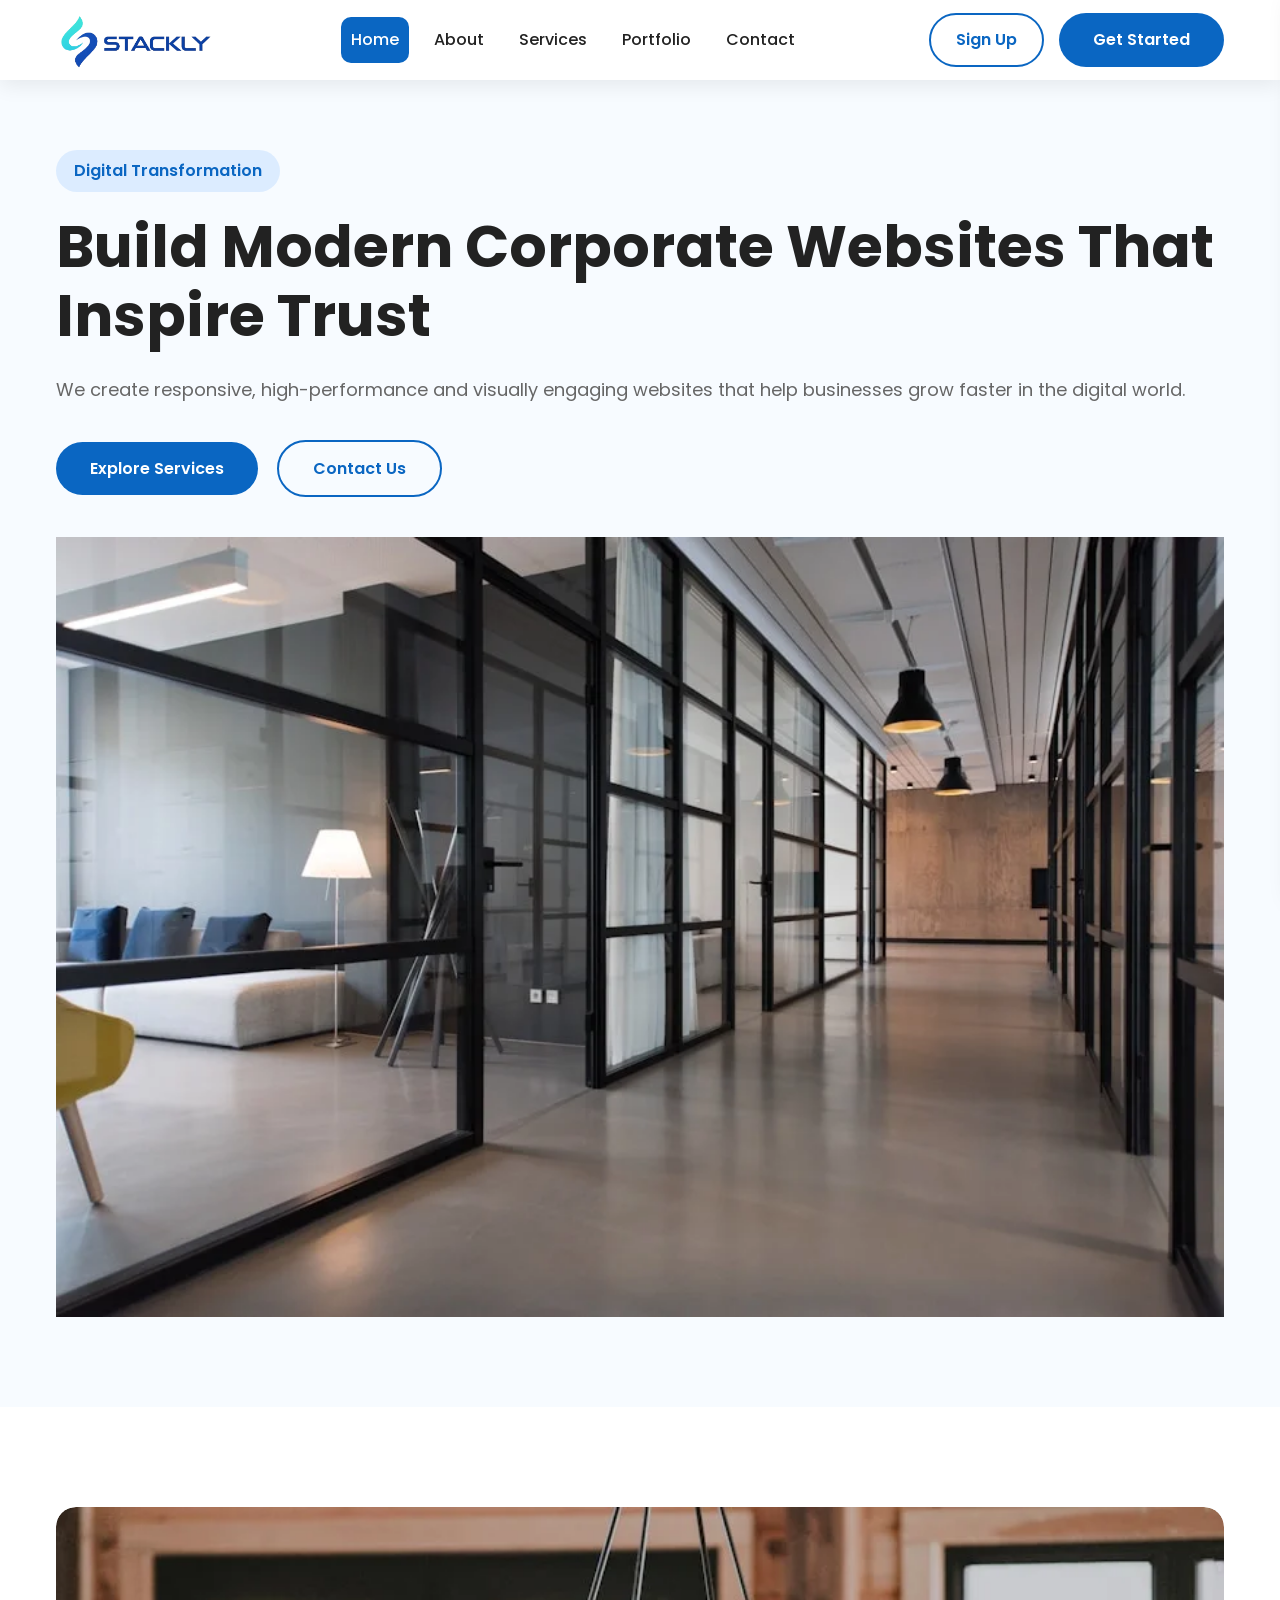
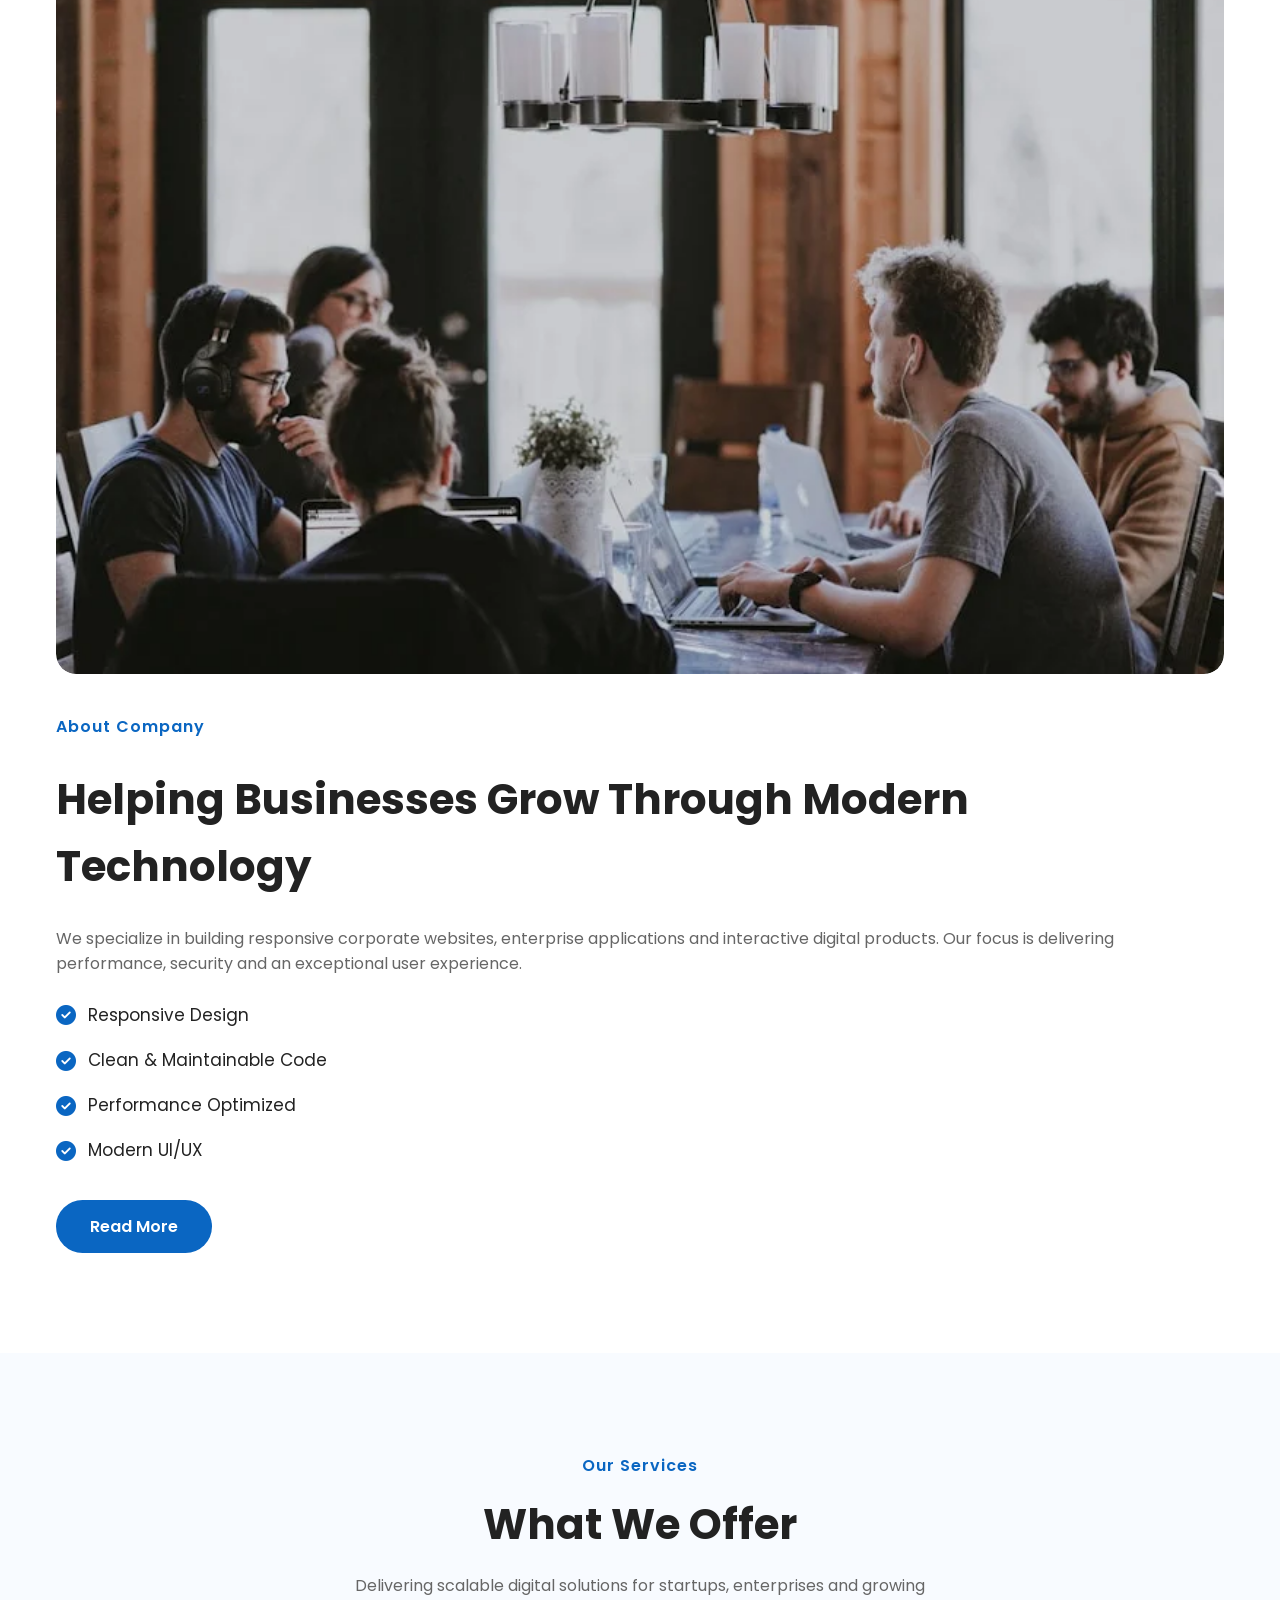
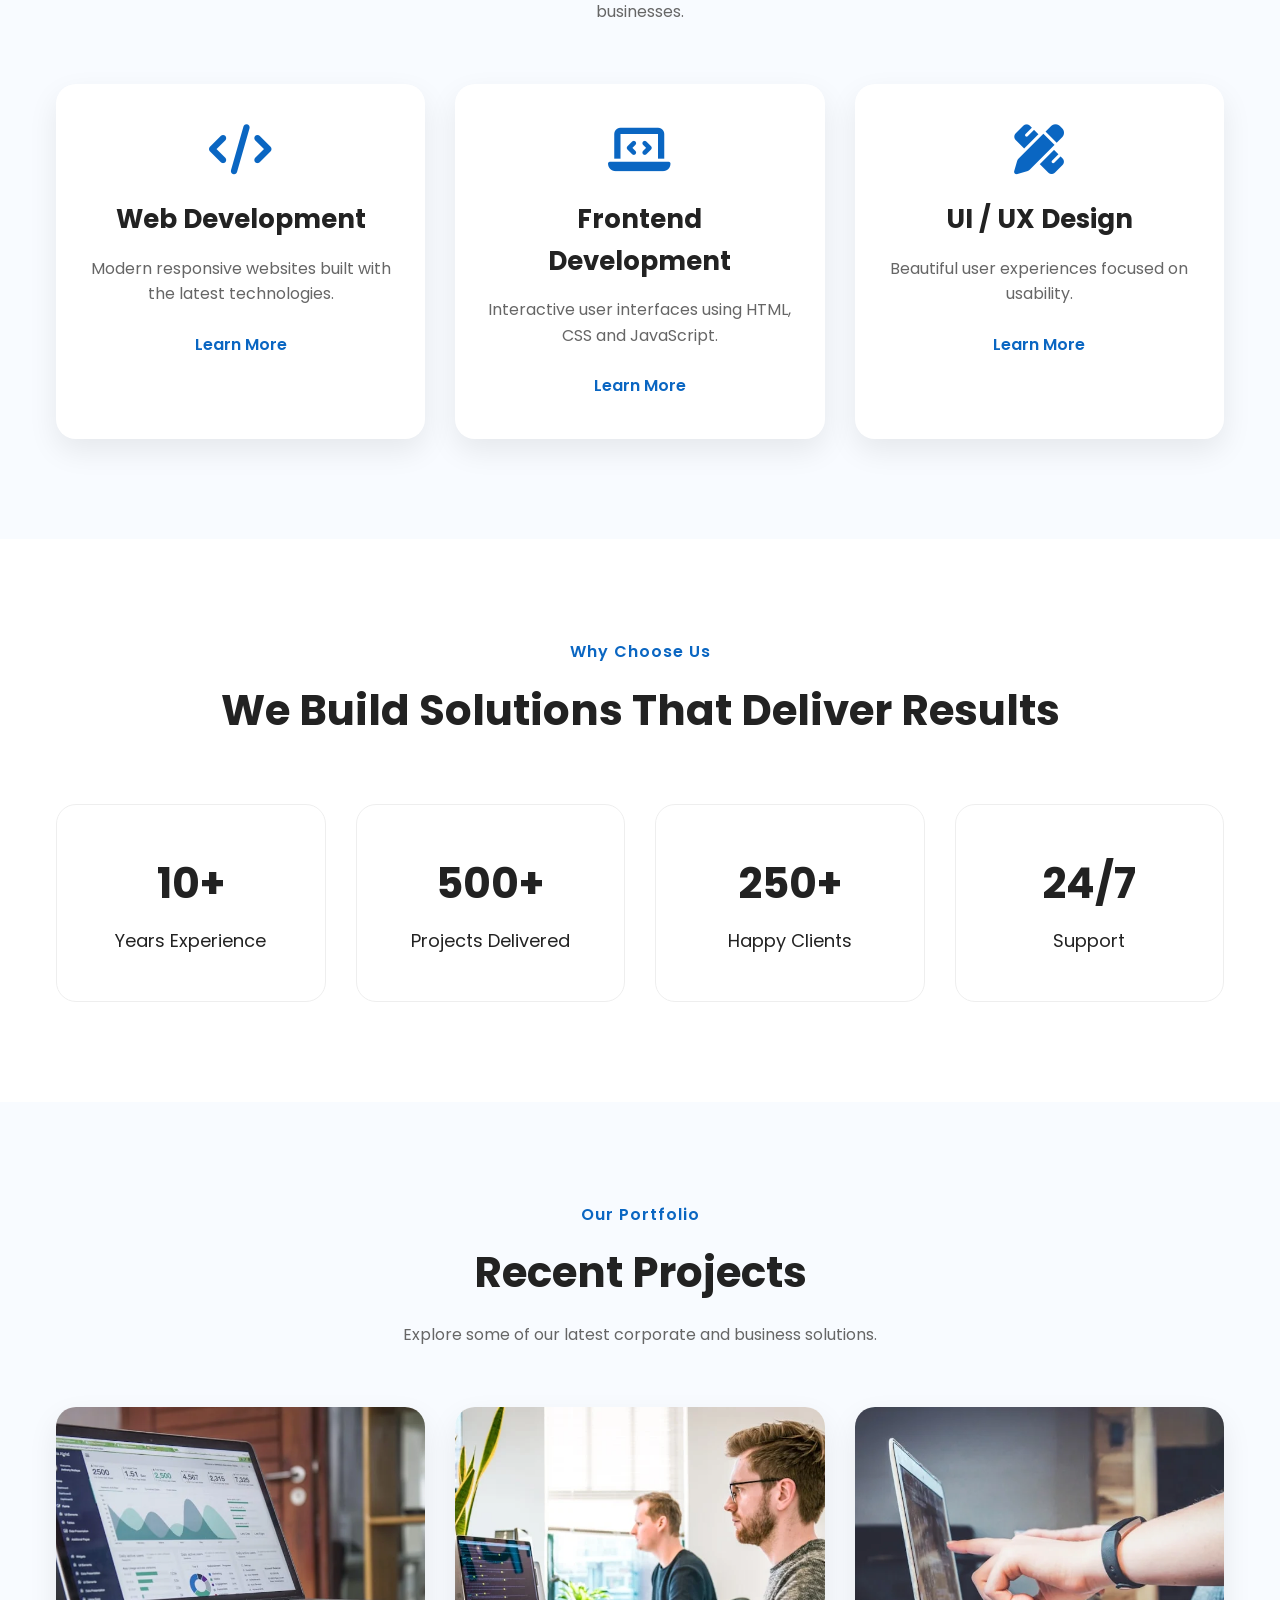
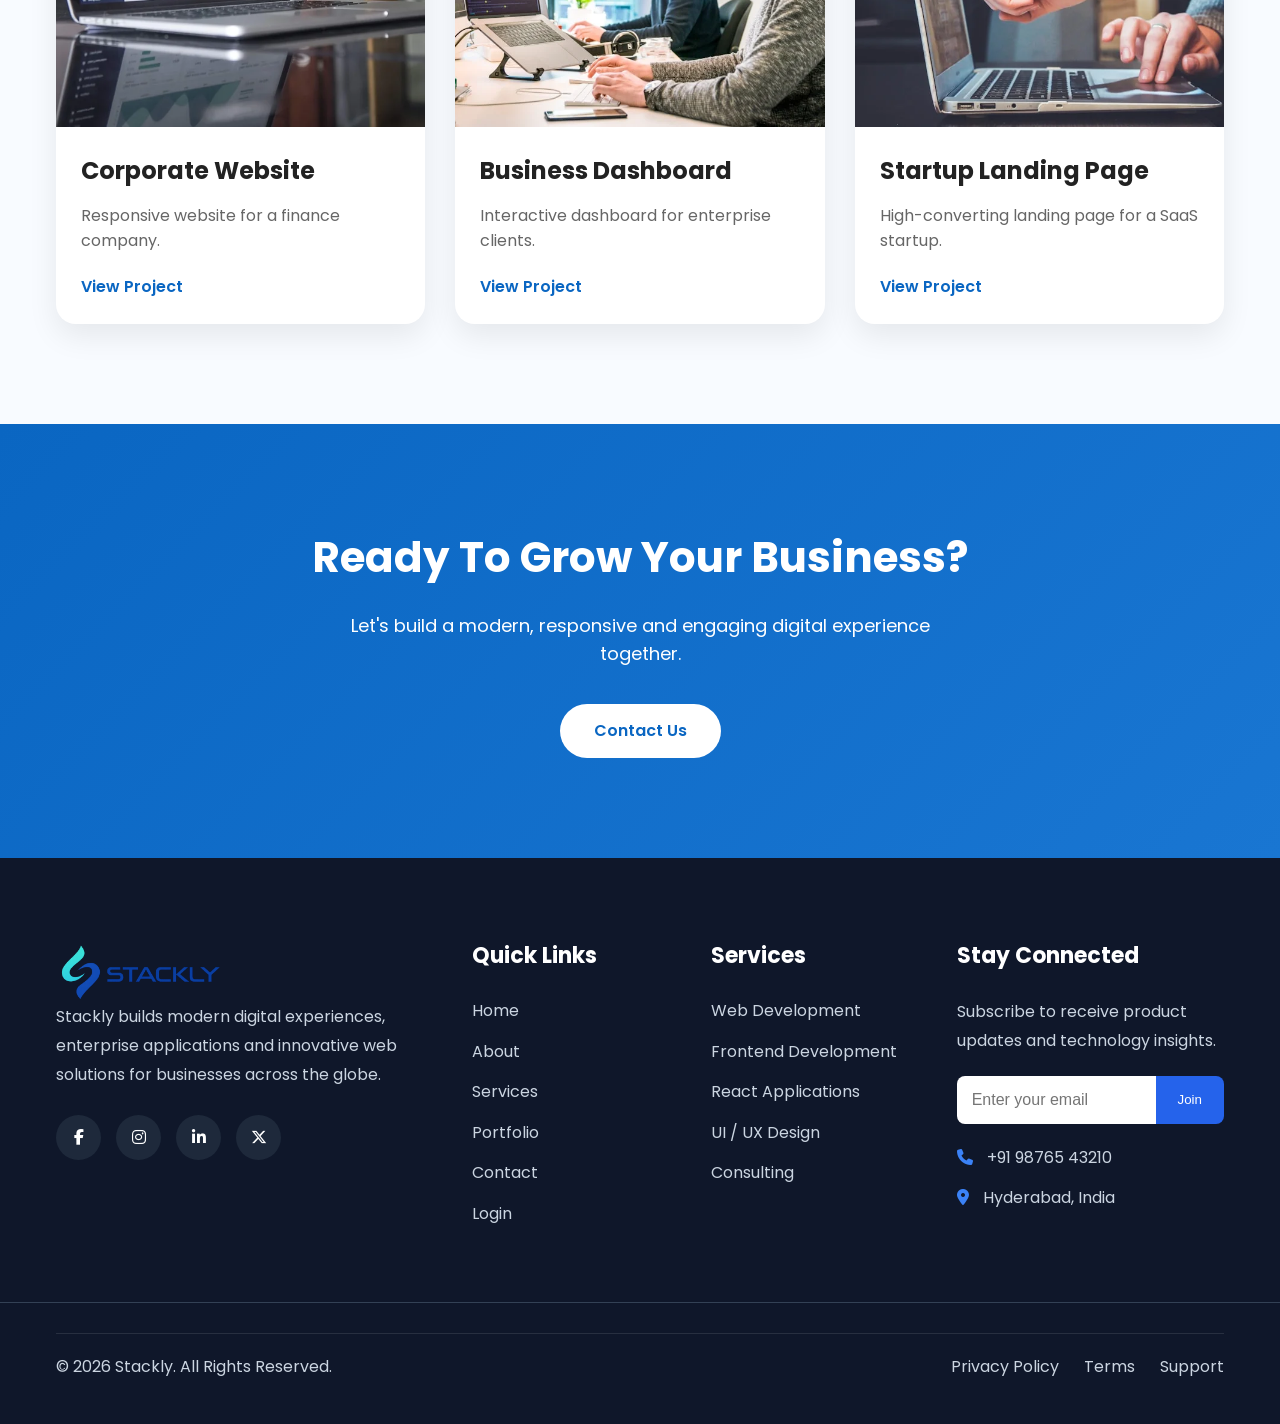
<file: index.html>
<!doctype html>
<html lang="en">
  <head>
    <meta charset="UTF-8" />
    <meta name="viewport" content="width=device-width, initial-scale=1.0" />

    <title>Stackly | Corporate Digital Solutions</title>

    <meta
      name="description"
      content="Modern corporate website providing web development, UI/UX design and digital transformation services."
    />

    <meta
      name="keywords"
      content="Corporate, HTML5, CSS3, JavaScript, Frontend, Stackly"
    />

    <!-- Google Fonts -->
    <link
      href="https://fonts.googleapis.com/css2?family=Poppins:wght@300;400;500;600;700&display=swap"
      rel="stylesheet"
    />

    <!-- Font Awesome -->
    <link
      rel="stylesheet"
      href="https://cdnjs.cloudflare.com/ajax/libs/font-awesome/6.7.2/css/all.min.css"
    />

    <!-- AOS -->
    <link href="https://unpkg.com/aos@2.3.4/dist/aos.css" rel="stylesheet" />

    <!-- CSS -->
    <link rel="stylesheet" href="css/style.css" />
  </head>

  <body>
    <!-- ================= HEADER ================= -->

    <header class="header">
      <div class="container navbar">
        <div class="logo">
          <a href="index.html">
            <img src="images/stackly-logo (1).webp" alt="stackly-logo" />
          </a>
        </div>

        <ul class="nav-links">
          <li>
            <a class="active" href="index.html"> Home </a>
          </li>

          <li>
            <a href="about.html"> About </a>
          </li>

          <li>
            <a href="services.html"> Services </a>
          </li>

          <li>
            <a href="portfolio.html"> Portfolio </a>
          </li>

          <li>
            <a href="contact.html"> Contact </a>
          </li>
        </ul>

        <div class="nav-buttons">
          <a href="signup.html" class="login-btn"> Sign Up </a>

          <a href="404.html" class="primary-btn"> Get Started </a>
        </div>

        <div class="menu-btn" id="navMenuToggle">
          <i class="fa-solid fa-bars"></i>
        </div>
      </div>
      <!-- =========== -->
      <div class="mobile-menu" id="navMobileMenu">
        <div class="mobile-header">
          <img src="images/stackly-logo (1).webp" alt="Stackly" />

          <button id="closeMenu">
            <i class="fa-solid fa-xmark"></i>
          </button>
        </div>

        <hr />

        <ul class="mobile-nav-links">
          <li><a href="index.html">Home</a></li>

          <li><a href="about.html">About</a></li>

          <li><a href="services.html">Services</a></li>

          <li><a href="portfolio.html">Portfolio</a></li>

          <li><a href="contact.html">Contact</a></li>

          <li><a href="login.html">Sign up</a></li>
        </ul>

        <a href="404.html" class="mobile-btn"> Get Started </a>
      </div>

      <div class="mobile-overlay" id="mobileOverlay"></div>
    </header>

    <!-- ================= HERO ================= -->

    <section class="hero">
      <div class="container hero-container">
        <div class="hero-content" data-aos="fade-right">
          <span class="hero-tag"> Digital Transformation </span>

          <h1>Build Modern Corporate Websites That Inspire Trust</h1>

          <p>
            We create responsive, high-performance and visually engaging
            websites that help businesses grow faster in the digital world.
          </p>

          <div class="hero-buttons">
            <a href="404.html" class="primary-btn"> Explore Services </a>

            <a href="404.html" class="secondary-btn"> Contact Us </a>
          </div>
        </div>

        <div class="hero-image" data-aos="fade-left">
          <img src="images/home/hero.webp" alt="Corporate Hero" />
        </div>
      </div>
    </section>
    <!--================ ABOUT =================-->

    <section class="about section">
      <div class="container about-container">
        <div class="about-image" data-aos="fade-right">
          <img src="images/home/home-about.webp" alt="About" />
        </div>

        <div class="about-content" data-aos="fade-left">
          <span class="section-subtitle"> About Company </span>

          <h2>Helping Businesses Grow Through Modern Technology</h2>

          <p>
            We specialize in building responsive corporate websites, enterprise
            applications and interactive digital products. Our focus is
            delivering performance, security and an exceptional user experience.
          </p>

          <ul class="about-list">
            <li>
              <i class="fa-solid fa-circle-check"></i>
              Responsive Design
            </li>

            <li>
              <i class="fa-solid fa-circle-check"></i>
              Clean & Maintainable Code
            </li>

            <li>
              <i class="fa-solid fa-circle-check"></i>
              Performance Optimized
            </li>

            <li>
              <i class="fa-solid fa-circle-check"></i>
              Modern UI/UX
            </li>
          </ul>

          <a href="404.html" class="primary-btn"> Read More </a>
        </div>
      </div>
    </section>

    <!--================ SERVICES =================-->

    <section class="services section">
      <div class="container">
        <div class="section-heading" data-aos="fade-up">
          <span class="section-subtitle"> Our Services </span>

          <h2>What We Offer</h2>

          <p>
            Delivering scalable digital solutions for startups, enterprises and
            growing businesses.
          </p>
        </div>

        <div class="service-grid">
          <div class="service-card" data-aos="zoom-in">
            <i class="fa-solid fa-code"></i>

            <h3>Web Development</h3>

            <p>
              Modern responsive websites built with the latest technologies.
            </p>

            <a href="404.html"> Learn More </a>
          </div>

          <div class="service-card" data-aos="zoom-in" data-aos-delay="150">
            <i class="fa-solid fa-laptop-code"></i>

            <h3>Frontend Development</h3>

            <p>Interactive user interfaces using HTML, CSS and JavaScript.</p>

            <a href="404.html"> Learn More </a>
          </div>

          <div class="service-card" data-aos="zoom-in" data-aos-delay="300">
            <i class="fa-solid fa-pen-ruler"></i>

            <h3>UI / UX Design</h3>

            <p>Beautiful user experiences focused on usability.</p>

            <a href="404.html"> Learn More </a>
          </div>
        </div>
      </div>
    </section>

    <!--================ WHY CHOOSE US =================-->

    <section class="why section">
      <div class="container">
        <div class="section-heading" data-aos="fade-up">
          <span class="section-subtitle"> Why Choose Us </span>

          <h2>We Build Solutions That Deliver Results</h2>
        </div>

        <div class="why-grid">
          <div class="why-card" data-aos="fade-up">
            <h3>10+</h3>

            <p>Years Experience</p>
          </div>

          <div class="why-card" data-aos="fade-up" data-aos-delay="150">
            <h3>500+</h3>

            <p>Projects Delivered</p>
          </div>

          <div class="why-card" data-aos="fade-up" data-aos-delay="300">
            <h3>250+</h3>

            <p>Happy Clients</p>
          </div>

          <div class="why-card" data-aos="fade-up" data-aos-delay="450">
            <h3>24/7</h3>

            <p>Support</p>
          </div>
        </div>
      </div>
    </section>

    <!--================ PORTFOLIO =================-->

    <section class="portfolio section">
      <div class="container">
        <div class="section-heading" data-aos="fade-up">
          <span class="section-subtitle"> Our Portfolio </span>

          <h2>Recent Projects</h2>

          <p>Explore some of our latest corporate and business solutions.</p>
        </div>

        <div class="portfolio-grid">
          <div class="portfolio-card" data-aos="zoom-in">
            <img src="images/home/project1.webp" alt="Project 1" />

            <div class="portfolio-content">
              <h3>Corporate Website</h3>

              <p>Responsive website for a finance company.</p>

              <a href="404.html"> View Project </a>
            </div>
          </div>

          <div class="portfolio-card" data-aos="zoom-in" data-aos-delay="150">
            <img src="images/home/project2.webp" alt="Project 2" />

            <div class="portfolio-content">
              <h3>Business Dashboard</h3>

              <p>Interactive dashboard for enterprise clients.</p>

              <a href="404.html"> View Project </a>
            </div>
          </div>

          <div class="portfolio-card" data-aos="zoom-in" data-aos-delay="300">
            <img src="images/home/project3.webp" alt="Project 3" />

            <div class="portfolio-content">
              <h3>Startup Landing Page</h3>

              <p>High-converting landing page for a SaaS startup.</p>

              <a href="404.html"> View Project </a>
            </div>
          </div>
        </div>
      </div>
    </section>

    <!--================ CTA =================-->

    <section class="cta section">
      <div class="container">
        <h2 data-aos="fade-up">Ready To Grow Your Business?</h2>

        <p data-aos="fade-up" data-aos-delay="150">
          Let's build a modern, responsive and engaging digital experience
          together.
        </p>

        <a
          href="404.html"
          class="primary-btn"
          data-aos="zoom-in"
          data-aos-delay="300"
        >
          Contact Us
        </a>
      </div>
    </section>

    <!--================ FOOTER =================-->

    <footer class="footer">
      <div class="container footer-grid">
        <!--================ COMPANY =================-->

        <div class="footer-col company">
          <div class="footer-logo">
            <img src="images/stackly-logo (1).webp" alt="Stackly Logo" />
          </div>

          <p>
            Stackly builds modern digital experiences, enterprise applications
            and innovative web solutions for businesses across the globe.
          </p>

          <div class="social-links">
            <a href="404.html"><i class="fab fa-facebook-f"></i></a>

            <a href="404.html"><i class="fab fa-instagram"></i></a>

            <a href="404.html"><i class="fab fa-linkedin-in"></i></a>

            <a href="404.html"><i class="fab fa-x-twitter"></i></a>
          </div>
        </div>

        <!--================ QUICK LINKS =================-->

        <div class="footer-col">
          <h3>Quick Links</h3>

          <ul>
            <li><a href="index.html" class="active">Home</a></li>

            <li><a href="about.html">About</a></li>

            <li><a href="services.html">Services</a></li>

            <li><a href="portfolio.html">Portfolio</a></li>

            <li><a href="contact.html">Contact</a></li>

            <li><a href="login.html">Login</a></li>
          </ul>
        </div>

        <!--================ SERVICES =================-->

        <div class="footer-col">
          <h3>Services</h3>

          <ul>
            <li><a href="404.html">Web Development</a></li>

            <li><a href="404.html">Frontend Development</a></li>

            <li><a href="404.html">React Applications</a></li>

            <li><a href="404.html">UI / UX Design</a></li>

            <li><a href="404.html">Consulting</a></li>
          </ul>
        </div>

        <!--================ NEWSLETTER =================-->

        <div class="footer-col">
          <h3>Stay Connected</h3>

          <p>Subscribe to receive product updates and technology insights.</p>

          <form class="newsletter" id="newsletterForm">
            <input
              type="email"
              id="newsletterEmail"
              placeholder="Enter your email"
            />

            <button type="submit" class="join-btn">Join</button>
          </form>

          <p id="newsletterError" class="newsletter-error"></p>
          <div class="footer-contact">
            <p>
              <i class="fa-solid fa-phone"></i>

              +91 98765 43210
            </p>

            <p>
              <i class="fa-solid fa-location-dot"></i>

              Hyderabad, India
            </p>
          </div>
        </div>
      </div>

      <hr />
      <div class="container">
        <div class="footer-bottom">
          <p>© 2026 Stackly. All Rights Reserved.</p>

          <div class="footer-bottom-links">
            <a href="404.html"> Privacy Policy </a>

            <a href="404.html"> Terms </a>

            <a href="404.html"> Support </a>
          </div>
        </div>
      </div>
    </footer>

    <!--================ AOS =================-->

    <script src="https://unpkg.com/aos@2.3.4/dist/aos.js"></script>

    <script>
      AOS.init({
        duration: 1000,

        once: true,

        offset: 120,
      });
    </script>

    <script src="js/script.js"></script>
  </body>
</html>
</file>
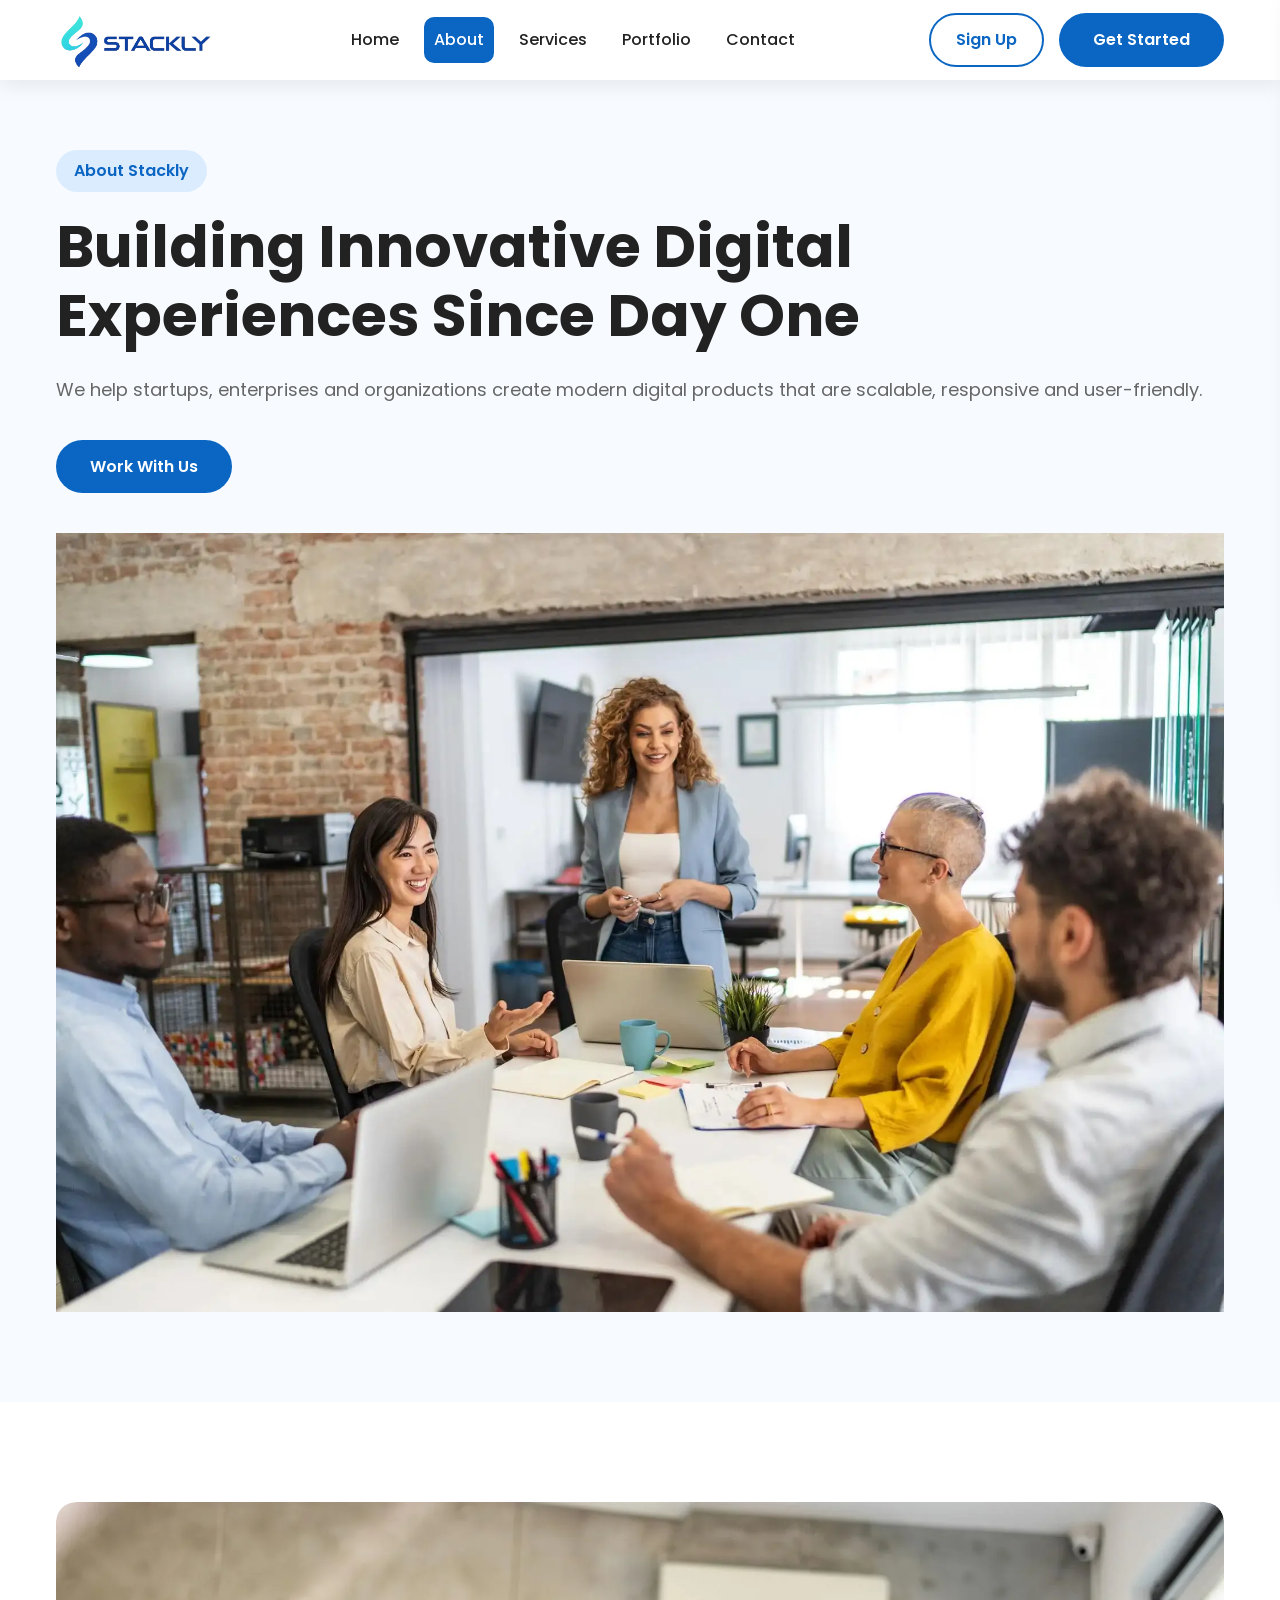
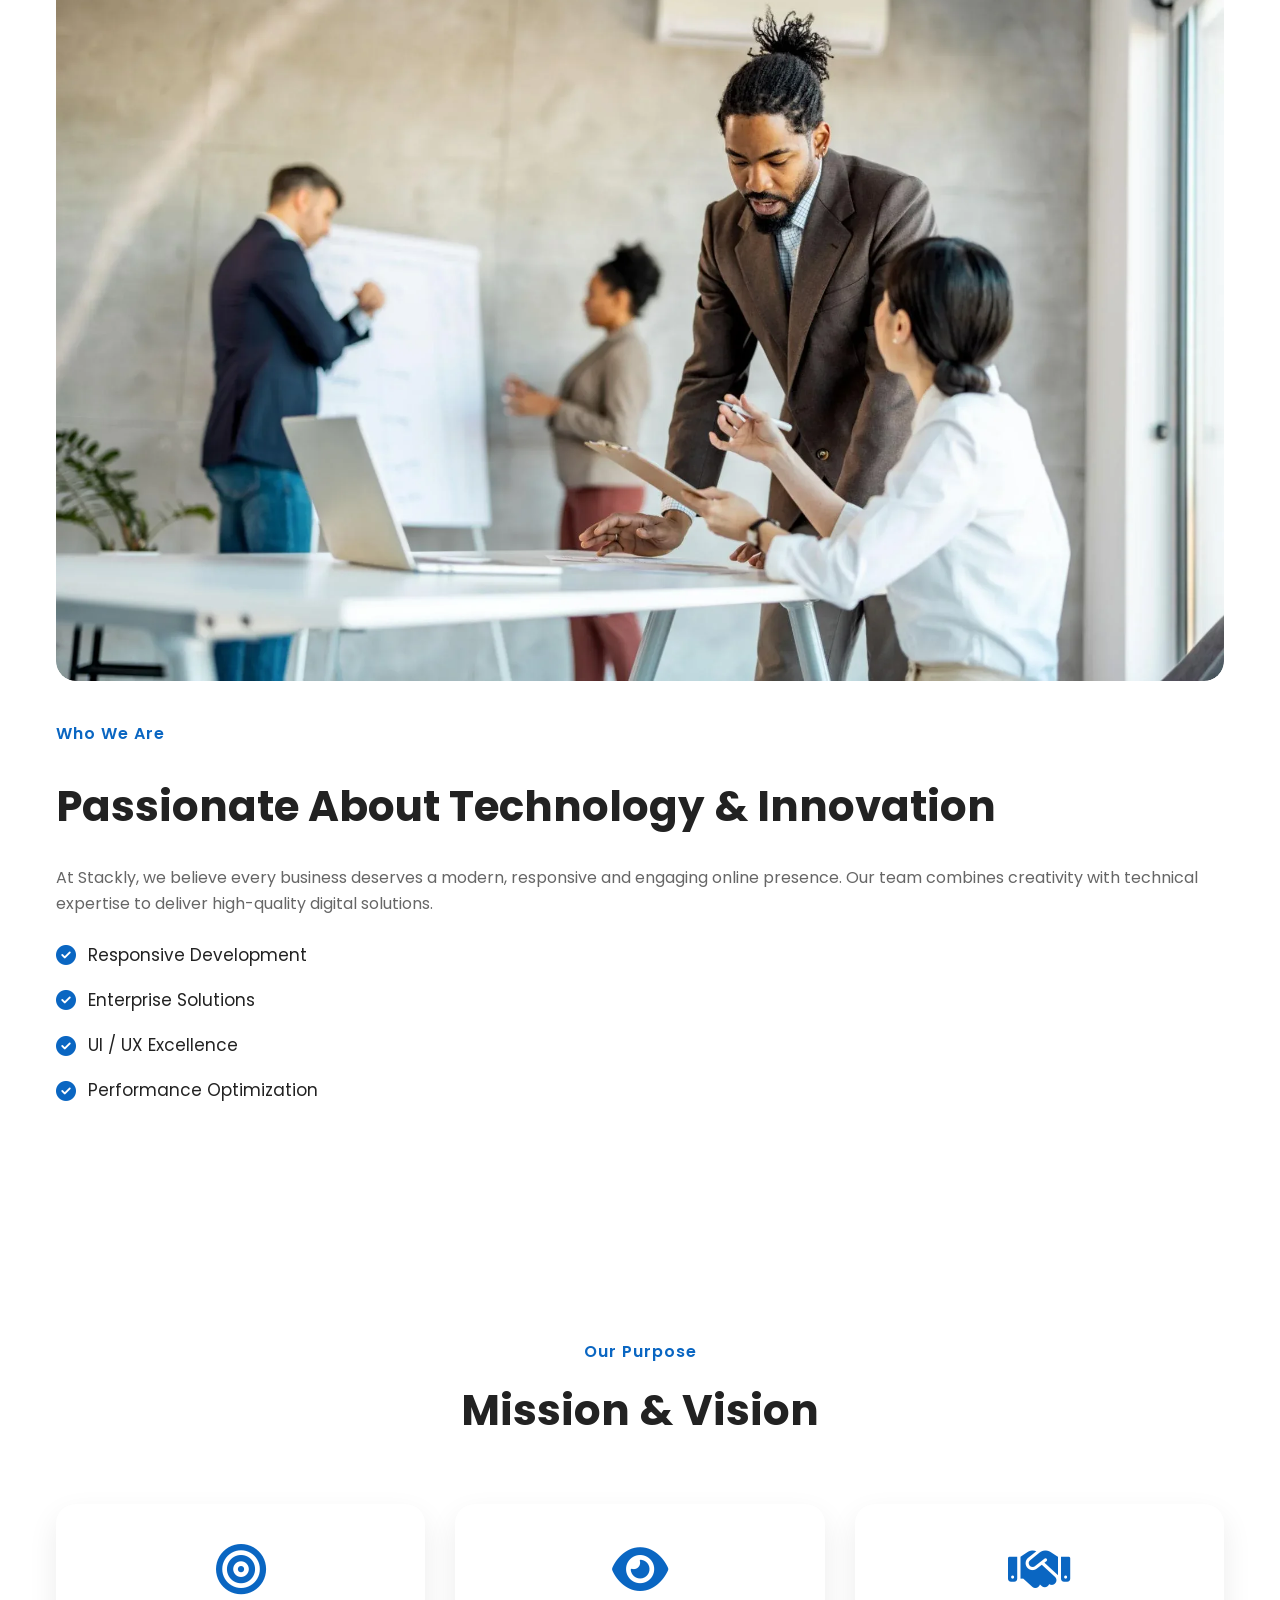
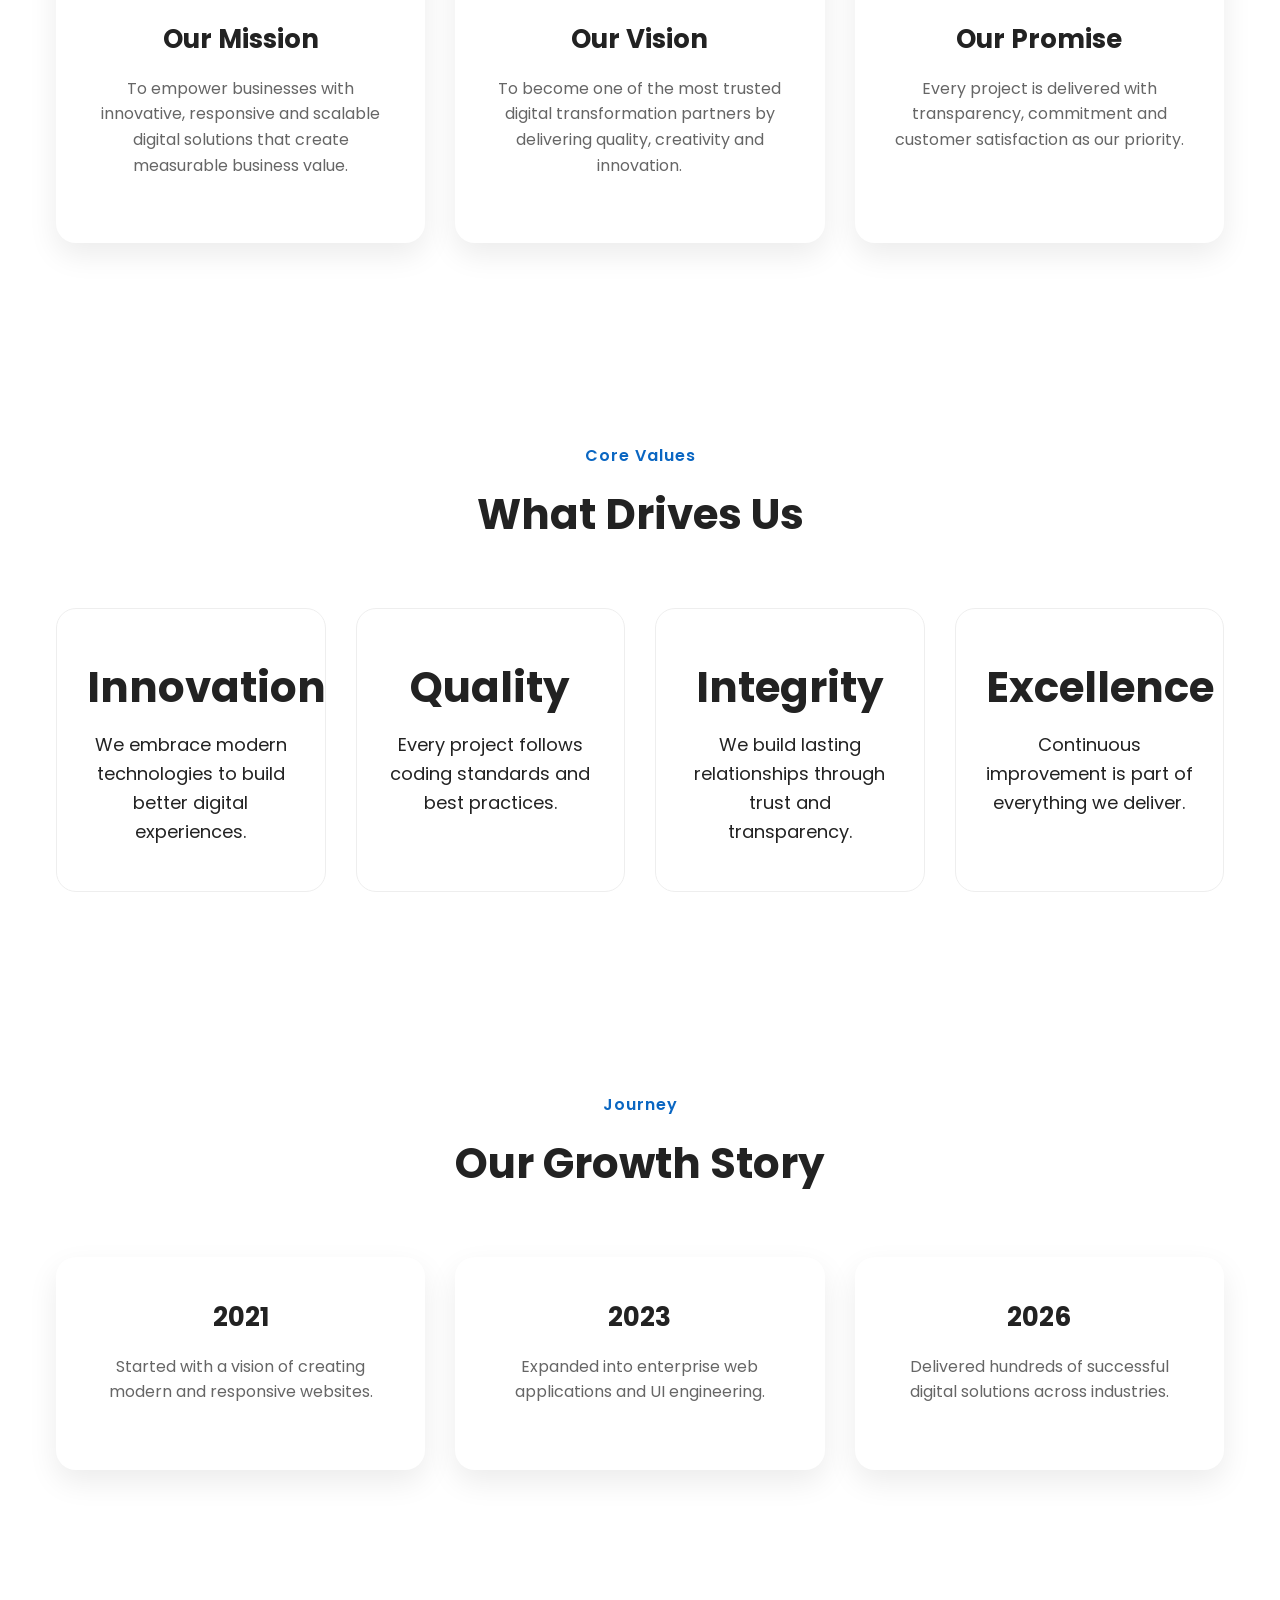
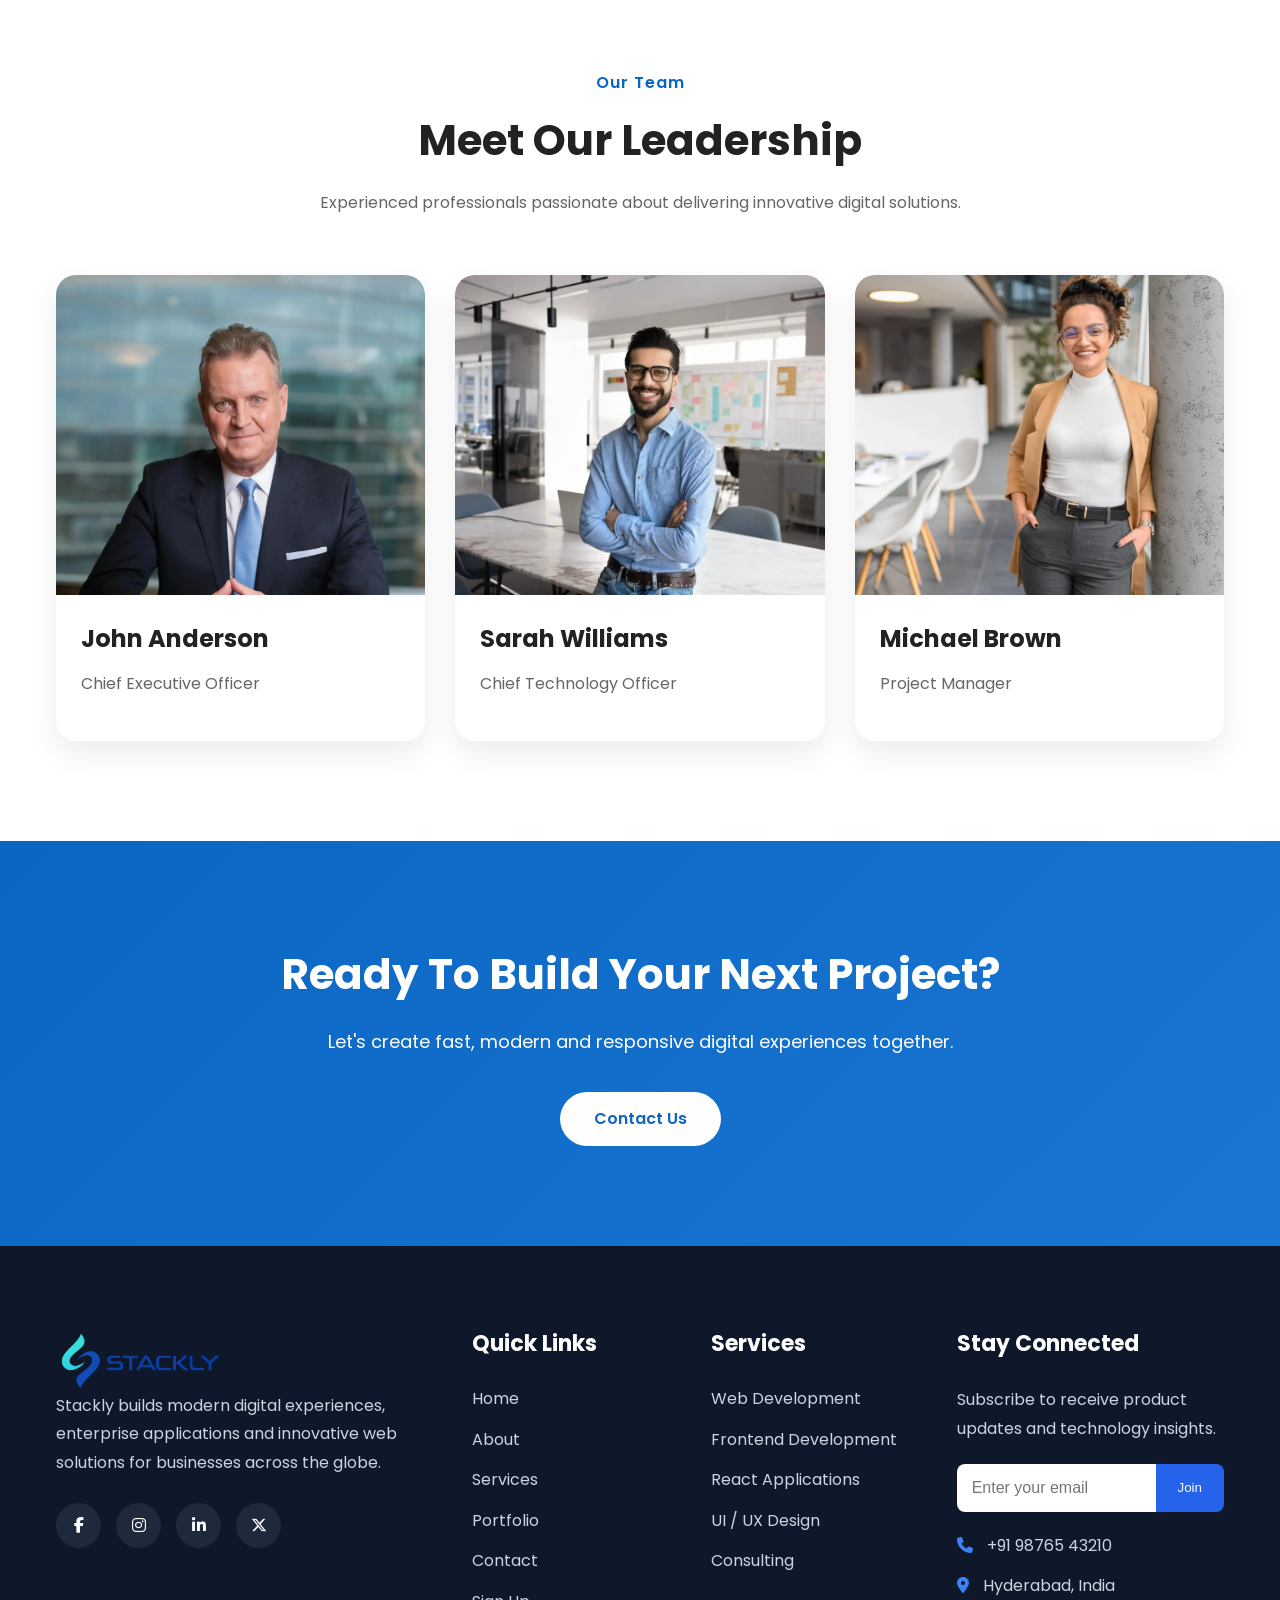
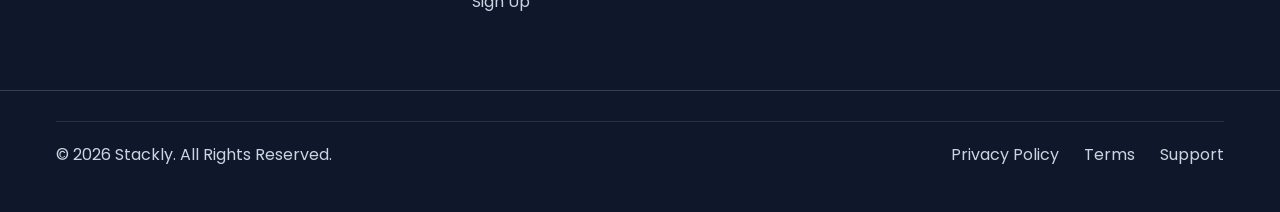
<file: about.html>
<!doctype html>
<html lang="en">
  <head>
    <meta charset="UTF-8" />

    <meta name="viewport" content="width=device-width, initial-scale=1.0" />

    <title>About Us | Stackly</title>

    <meta
      name="description"
      content="Learn more about Stackly, our mission, vision and expertise in delivering modern digital solutions."
    />

    <meta
      name="keywords"
      content="About Stackly, Corporate, Web Development, Frontend"
    />

    <!-- Google Font -->
    <link
      href="https://fonts.googleapis.com/css2?family=Poppins:wght@300;400;500;600;700&display=swap"
      rel="stylesheet"
    />

    <!-- Font Awesome -->
    <link
      rel="stylesheet"
      href="https://cdnjs.cloudflare.com/ajax/libs/font-awesome/6.7.2/css/all.min.css"
    />

    <!-- AOS -->
    <link href="https://unpkg.com/aos@2.3.4/dist/aos.css" rel="stylesheet" />

    <!-- CSS -->
    <link rel="stylesheet" href="css/style.css" />
  </head>

  <body>
    <!--================ HEADER ================-->

    <header class="header">
      <div class="container navbar">
        <div class="logo">
          <a href="index.html">
            <img src="images/stackly-logo (1).webp" alt="stackly-logo" />
          </a>
        </div>

        <ul class="nav-links">
          <li>
            <a href="index.html"> Home </a>
          </li>

          <li>
            <a href="about.html" class="active"> About </a>
          </li>

          <li>
            <a href="services.html"> Services </a>
          </li>

          <li>
            <a href="portfolio.html"> Portfolio </a>
          </li>

          <li>
            <a href="contact.html"> Contact </a>
          </li>
        </ul>

        <div class="nav-buttons">
          <a href="signup.html" class="login-btn"> Sign Up </a>

          <a href="404.html" class="primary-btn"> Get Started </a>
        </div>

        <div class="menu-btn" id="navMenuToggle">
          <i class="fa-solid fa-bars"></i>
        </div>
      </div>

      <div class="mobile-menu" id="navMobileMenu">
        <div class="mobile-header">
          <img src="images/stackly-logo (1).webp" alt="Stackly" />

          <button id="closeMenu">
            <i class="fa-solid fa-xmark"></i>
          </button>
        </div>

        <hr />

        <ul>
          <li><a href="index.html">Home</a></li>
          <li><a href="about.html" class="active">About</a></li>
          <li><a href="services.html">Services</a></li>
          <li><a href="portfolio.html">Portfolio</a></li>
          <li><a href="contact.html">Contact</a></li>
          <li><a href="signup.html">Sign Up</a></li>
        </ul>

        <a href="404.html" class="mobile-btn">Get Started</a>
      </div>

      <div class="mobile-overlay" id="mobileOverlay"></div>
    </header>

    <!--================ PAGE HERO ================-->

    <section class="hero">
      <div class="container hero-container">
        <div data-aos="fade-right">
          <span class="hero-tag"> About Stackly </span>

          <h1>Building Innovative Digital Experiences Since Day One</h1>

          <p>
            We help startups, enterprises and organizations create modern
            digital products that are scalable, responsive and user-friendly.
          </p>

          <a href="404.html" class="primary-btn"> Work With Us </a>
        </div>

        <div data-aos="fade-left">
          <img src="images/about/about-hero.webp" alt="About Stackly" />
        </div>
      </div>
    </section>

    <!--================ WHO WE ARE ================-->

    <section class="about section">
      <div class="container about-container">
        <div class="about-image" data-aos="fade-right">
          <img src="images/about/about-company.webp" alt="Company" />
        </div>

        <div class="about-content" data-aos="fade-left">
          <span class="section-subtitle"> Who We Are </span>

          <h2>Passionate About Technology & Innovation</h2>

          <p>
            At Stackly, we believe every business deserves a modern, responsive
            and engaging online presence. Our team combines creativity with
            technical expertise to deliver high-quality digital solutions.
          </p>

          <ul class="about-list">
            <li>
              <i class="fa-solid fa-circle-check"></i>
              Responsive Development
            </li>

            <li>
              <i class="fa-solid fa-circle-check"></i>
              Enterprise Solutions
            </li>

            <li>
              <i class="fa-solid fa-circle-check"></i>
              UI / UX Excellence
            </li>

            <li>
              <i class="fa-solid fa-circle-check"></i>
              Performance Optimization
            </li>
          </ul>
        </div>
      </div>
    </section>

    <!--================ MISSION & VISION ================-->

    <section class="section">
      <div class="container">
        <div class="section-heading" data-aos="fade-up">
          <span class="section-subtitle"> Our Purpose </span>

          <h2>Mission & Vision</h2>
        </div>

        <div class="service-grid">
          <div class="service-card" data-aos="zoom-in">
            <i class="fa-solid fa-bullseye"></i>

            <h3>Our Mission</h3>

            <p>
              To empower businesses with innovative, responsive and scalable
              digital solutions that create measurable business value.
            </p>
          </div>

          <div class="service-card" data-aos="zoom-in" data-aos-delay="150">
            <i class="fa-solid fa-eye"></i>

            <h3>Our Vision</h3>

            <p>
              To become one of the most trusted digital transformation partners
              by delivering quality, creativity and innovation.
            </p>
          </div>

          <div class="service-card" data-aos="zoom-in" data-aos-delay="300">
            <i class="fa-solid fa-handshake"></i>

            <h3>Our Promise</h3>

            <p>
              Every project is delivered with transparency, commitment and
              customer satisfaction as our priority.
            </p>
          </div>
        </div>
      </div>
    </section>

    <!--================ CORE VALUES ================-->

    <section class="why section">
      <div class="container">
        <div class="section-heading" data-aos="fade-up">
          <span class="section-subtitle"> Core Values </span>

          <h2>What Drives Us</h2>
        </div>

        <div class="why-grid">
          <div class="why-card" data-aos="fade-up">
            <h3>Innovation</h3>

            <p>
              We embrace modern technologies to build better digital
              experiences.
            </p>
          </div>

          <div class="why-card" data-aos="fade-up" data-aos-delay="150">
            <h3>Quality</h3>

            <p>Every project follows coding standards and best practices.</p>
          </div>

          <div class="why-card" data-aos="fade-up" data-aos-delay="300">
            <h3>Integrity</h3>

            <p>
              We build lasting relationships through trust and transparency.
            </p>
          </div>

          <div class="why-card" data-aos="fade-up" data-aos-delay="450">
            <h3>Excellence</h3>

            <p>Continuous improvement is part of everything we deliver.</p>
          </div>
        </div>
      </div>
    </section>

    <!--================ COMPANY JOURNEY ================-->

    <section class="section">
      <div class="container">
        <div class="section-heading" data-aos="fade-up">
          <span class="section-subtitle"> Journey </span>

          <h2>Our Growth Story</h2>
        </div>

        <div class="service-grid">
          <div class="service-card" data-aos="fade-up">
            <h3>2021</h3>

            <p>
              Started with a vision of creating modern and responsive websites.
            </p>
          </div>

          <div class="service-card" data-aos="fade-up" data-aos-delay="150">
            <h3>2023</h3>

            <p>Expanded into enterprise web applications and UI engineering.</p>
          </div>

          <div class="service-card" data-aos="fade-up" data-aos-delay="300">
            <h3>2026</h3>

            <p>
              Delivered hundreds of successful digital solutions across
              industries.
            </p>
          </div>
        </div>
      </div>
    </section>

    <!--================ TEAM =================-->

    <section class="section">
      <div class="container">
        <div class="section-heading" data-aos="fade-up">
          <span class="section-subtitle"> Our Team </span>

          <h2>Meet Our Leadership</h2>

          <p>
            Experienced professionals passionate about delivering innovative
            digital solutions.
          </p>
        </div>

        <div class="portfolio-grid">
          <div class="portfolio-card" data-aos="zoom-in">
            <img src="images/about/about-ceo.webp" alt="CEO" />

            <div class="portfolio-content">
              <h3>John Anderson</h3>

              <p>Chief Executive Officer</p>
            </div>
          </div>

          <div class="portfolio-card" data-aos="zoom-in" data-aos-delay="150">
            <img src="images/about/about-cto.webp" alt="CTO" />

            <div class="portfolio-content">
              <h3>Sarah Williams</h3>

              <p>Chief Technology Officer</p>
            </div>
          </div>

          <div class="portfolio-card" data-aos="zoom-in" data-aos-delay="300">
            <img src="images/about/about-manager.webp" alt="Manager" />

            <div class="portfolio-content">
              <h3>Michael Brown</h3>

              <p>Project Manager</p>
            </div>
          </div>
        </div>
      </div>
    </section>

    <!--================ CTA =================-->

    <section class="cta section">
      <div class="container">
        <h2 data-aos="fade-up">Ready To Build Your Next Project?</h2>

        <p data-aos="fade-up" data-aos-delay="150">
          Let's create fast, modern and responsive digital experiences together.
        </p>

        <a
          href="404.html"
          class="primary-btn"
          data-aos="zoom-in"
          data-aos-delay="300"
        >
          Contact Us
        </a>
      </div>
    </section>

    <!--================ FOOTER =================-->
    <footer class="footer">
      <div class="container footer-grid">
        <!--================ COMPANY =================-->

        <div class="footer-col company">
          <div class="footer-logo">
            <img src="images/stackly-logo (1).webp" alt="Stackly Logo" />
          </div>

          <p>
            Stackly builds modern digital experiences, enterprise applications
            and innovative web solutions for businesses across the globe.
          </p>

          <div class="social-links">
            <a href="404.html"><i class="fab fa-facebook-f"></i></a>

            <a href="404.html"><i class="fab fa-instagram"></i></a>

            <a href="404.html"><i class="fab fa-linkedin-in"></i></a>

            <a href="404.html"><i class="fab fa-x-twitter"></i></a>
          </div>
        </div>

        <!--================ QUICK LINKS =================-->

        <div class="footer-col">
          <h3>Quick Links</h3>

          <ul>
            <li><a href="index.html">Home</a></li>

            <li><a href="about.html" class="active">About</a></li>

            <li><a href="services.html">Services</a></li>

            <li><a href="portfolio.html">Portfolio</a></li>

            <li><a href="contact.html">Contact</a></li>

            <li><a href="signup.html">Sign Up</a></li>
          </ul>
        </div>

        <!--================ SERVICES =================-->

        <div class="footer-col">
          <h3>Services</h3>

          <ul>
            <li><a href="404.html">Web Development</a></li>

            <li><a href="404.html">Frontend Development</a></li>

            <li><a href="404.html">React Applications</a></li>

            <li><a href="404.html">UI / UX Design</a></li>

            <li><a href="404.html">Consulting</a></li>
          </ul>
        </div>

        <!--================ NEWSLETTER =================-->

        <div class="footer-col">
          <h3>Stay Connected</h3>

          <p>Subscribe to receive product updates and technology insights.</p>

          <form class="newsletter" id="newsletterForm">
            <input
              type="email"
              id="newsletterEmail"
              placeholder="Enter your email"
            />

            <button type="submit" class="join-btn">Join</button>
          </form>
          <p id="newsletterError" class="newsletter-error"></p>

          <div class="footer-contact">
            <p>
              <i class="fa-solid fa-phone"></i>

              +91 98765 43210
            </p>

            <p>
              <i class="fa-solid fa-location-dot"></i>

              Hyderabad, India
            </p>
          </div>
        </div>
      </div>

      <hr />
      <div class="container">
        <div class="footer-bottom">
          <p>© 2026 Stackly. All Rights Reserved.</p>

          <div class="footer-bottom-links">
            <a href="404.html"> Privacy Policy </a>

            <a href="404.html"> Terms </a>

            <a href="404.html"> Support </a>
          </div>
        </div>
      </div>
    </footer>

    <!--================ AOS =================-->

    <script src="https://unpkg.com/aos@2.3.4/dist/aos.js"></script>

    <script>
      AOS.init({
        duration: 1000,
        once: true,
        offset: 120,
      });
    </script>

    <script src="js/script.js"></script>
  </body>
</html>
</file>
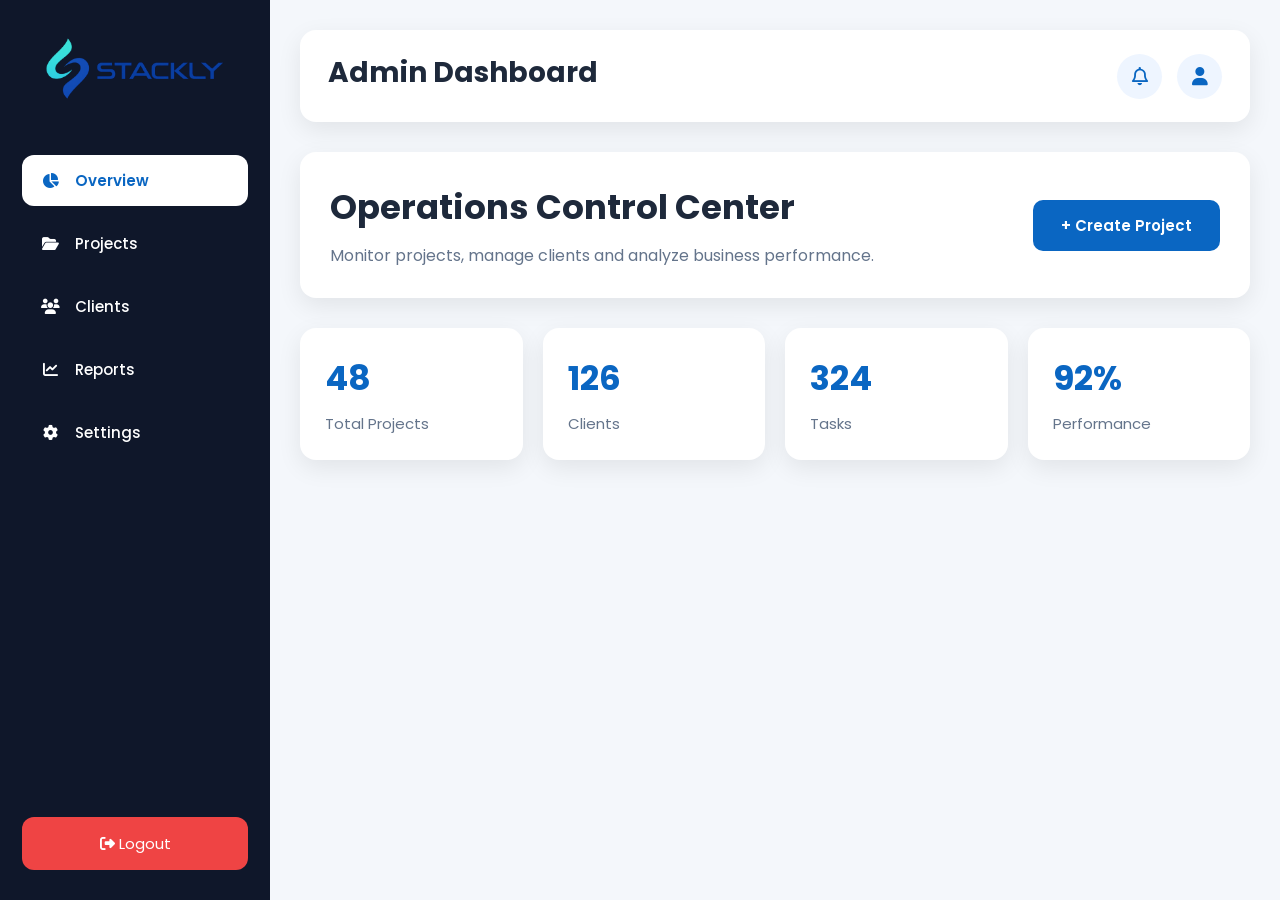
<file: admin-dashboard.html>
<!doctype html>
<html lang="en">
  <head>
    <meta charset="UTF-8" />

    <meta name="viewport" content="width=device-width, initial-scale=1.0" />

    <title>Admin Dashboard | Stackly</title>

    <!-- Google Fonts -->
    <link rel="preconnect" href="https://fonts.googleapis.com" />

    <link rel="preconnect" href="https://fonts.gstatic.com" crossorigin />

    <link
      href="https://fonts.googleapis.com/css2?family=Poppins:wght@300;400;500;600;700&display=swap"
      rel="stylesheet"
    />

    <!-- Font Awesome -->
    <link
      rel="stylesheet"
      href="https://cdnjs.cloudflare.com/ajax/libs/font-awesome/6.6.0/css/all.min.css"
    />

    <!-- CSS -->
    <link rel="stylesheet" href="css/dashboard.css" />
  </head>

  <body>
    <div class="dashboard">
      <!-- ================= Sidebar ================= -->

      <aside class="sidebar">
        <button class="close-sidebar" id="closeSidebar">
          <i class="fa-solid fa-xmark"></i>
        </button>
        <div class="logo">
          <img src="images/stackly-logo (1).webp" alt="Stackly Logo" />
        </div>

        <nav>
          <ul class="menu">
            <li class="active">
              <a href="#" data-page="overview">
                <i class="fa-solid fa-chart-pie"></i>

                <span>Overview</span>
              </a>
            </li>

            <li>
              <a href="#" data-page="projects">
                <i class="fa-solid fa-folder-open"></i>

                <span>Projects</span>
              </a>
            </li>

            <li>
              <a href="#" data-page="clients">
                <i class="fa-solid fa-users"></i>

                <span>Clients</span>
              </a>
            </li>

            <li>
              <a href="#" data-page="reports">
                <i class="fa-solid fa-chart-line"></i>

                <span>Reports</span>
              </a>
            </li>

            <li>
              <a href="#" data-page="settings">
                <i class="fa-solid fa-gear"></i>

                <span>Settings</span>
              </a>
            </li>
          </ul>
        </nav>

        <button class="logout-btn">
          <i class="fa-solid fa-right-from-bracket"></i>

          Logout
        </button>
      </aside>

      <!-- ================= Main Content ================= -->

      <main class="main-content">
        <!-- Header -->

        <header class="top-header">
          <button class="menu-toggle" id="menuToggle">
            <i class="fa-solid fa-bars"></i>
          </button>
          <div>
            <h2 id="pageTitle">Dashboard</h2>
          </div>

          <div class="header-right">
            <button class="icon-btn">
              <i class="fa-regular fa-bell"></i>
            </button>

            <button class="icon-btn">
              <i class="fa-solid fa-user"></i>
            </button>
          </div>
        </header>

        <!-- Dynamic Content -->

        <section id="dashboardContent"></section>
      </main>
    </div>

    <!-- JavaScript -->

    <script src="js/dashboard.js"></script>
  </body>
</html>
</file>
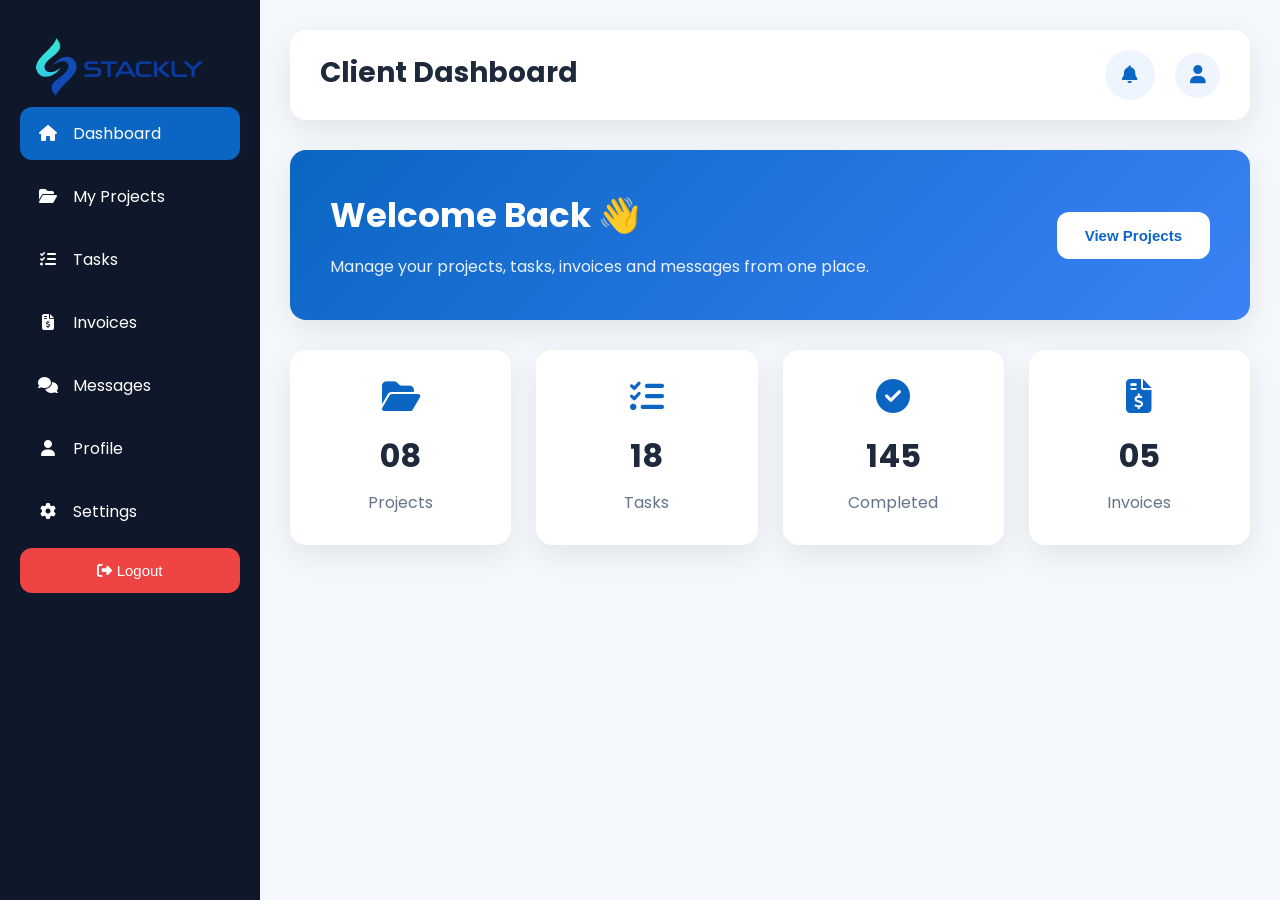
<file: client-dashboard.html>
<!doctype html>
<html lang="en">
  <head>
    <meta charset="UTF-8" />

    <meta name="viewport" content="width=device-width, initial-scale=1.0" />

    <title>Stackly | Client Dashboard</title>

    <!-- Google Font -->

    <link rel="preconnect" href="https://fonts.googleapis.com" />

    <link rel="preconnect" href="https://fonts.gstatic.com" crossorigin />

    <link
      href="https://fonts.googleapis.com/css2?family=Poppins:wght@300;400;500;600;700&display=swap"
      rel="stylesheet"
    />

    <!-- Font Awesome -->

    <link
      rel="stylesheet"
      href="https://cdnjs.cloudflare.com/ajax/libs/font-awesome/6.7.2/css/all.min.css"
    />

    <!-- CSS -->

    <link rel="stylesheet" href="css/client-dashboard.css" />
  </head>

  <body>
    <div class="dashboard">
      <!-- =======================================
                SIDEBAR
    ======================================== -->

      <aside class="sidebar">
        <button class="close-sidebar" id="closeSidebar">
          <i class="fa-solid fa-xmark"></i>
        </button>
        <div class="logo">
          <img src="images/stackly-logo (1).webp" alt="Stackly Logo" />
        </div>

        <ul class="menu">
          <li class="active">
            <a href="#" data-page="dashboard">
              <i class="fa-solid fa-house"></i>

              <span>Dashboard</span>
            </a>
          </li>

          <li>
            <a href="#" data-page="projects">
              <i class="fa-solid fa-folder-open"></i>

              <span>My Projects</span>
            </a>
          </li>

          <li>
            <a href="#" data-page="tasks">
              <i class="fa-solid fa-list-check"></i>

              <span>Tasks</span>
            </a>
          </li>

          <li>
            <a href="#" data-page="invoices">
              <i class="fa-solid fa-file-invoice-dollar"></i>

              <span>Invoices</span>
            </a>
          </li>

          <li>
            <a href="#" data-page="messages">
              <i class="fa-solid fa-comments"></i>

              <span>Messages</span>
            </a>
          </li>

          <li>
            <a href="#" data-page="profile">
              <i class="fa-solid fa-user"></i>

              <span>Profile</span>
            </a>
          </li>

          <li>
            <a href="#" data-page="settings">
              <i class="fa-solid fa-gear"></i>

              <span>Settings</span>
            </a>
          </li>
        </ul>

        <button class="logout-btn">
          <i class="fa-solid fa-right-from-bracket"></i>

          Logout
        </button>
      </aside>

      <!-- =======================================
                MAIN CONTENT
    ======================================== -->

      <main class="main-content">
        <!-- Header -->

        <header class="top-header">
          <button id="menuToggle" class="menu-toggle">
            <i class="fa-solid fa-bars"></i>
          </button>

          <div class="header-title">
            <h2 id="pageTitle">Dashboard</h2>
          </div>

          <div class="header-right">
            <a href="404.html">
              <button class="notification-btn">
                <i class="fa-solid fa-bell"></i>
              </button>
            </a>
            <a href="404.html">
              <div class="icon-btn">
                <i class="fa-solid fa-user"></i>
              </div>
            </a>
          </div>
        </header>

        <!-- =======================================
                CONTENT AREA
        ======================================== -->

        <section id="dashboardContent">
          <!-- ===========================
                    DASHBOARD
            ============================ -->

          <div class="page dashboard-page">
            <!-- Welcome Banner -->

            <div class="welcome-card">
              <div>
                <h1>Welcome Back 👋</h1>

                <p>
                  Track your projects, tasks, invoices and communication from
                  one place.
                </p>
              </div>

              <button class="primary-btn">View Projects</button>
            </div>

            <!-- Statistics -->

            <div class="stats-grid">
              <div class="stat-card">
                <i class="fa-solid fa-folder-open"></i>

                <h2>08</h2>

                <p>Active Projects</p>
              </div>

              <div class="stat-card">
                <i class="fa-solid fa-list-check"></i>

                <h2>15</h2>

                <p>Pending Tasks</p>
              </div>

              <div class="stat-card">
                <i class="fa-solid fa-circle-check"></i>

                <h2>124</h2>

                <p>Completed Tasks</p>
              </div>

              <div class="stat-card">
                <i class="fa-solid fa-file-invoice-dollar"></i>

                <h2>05</h2>

                <p>Invoices</p>
              </div>
            </div>

            <!-- Recent Projects -->

            <!-- Upcoming Tasks -->
          </div>
        </section>
      </main>
    </div>

    <script src="js/client-dashboard.js"></script>
  </body>
</html>
</file>
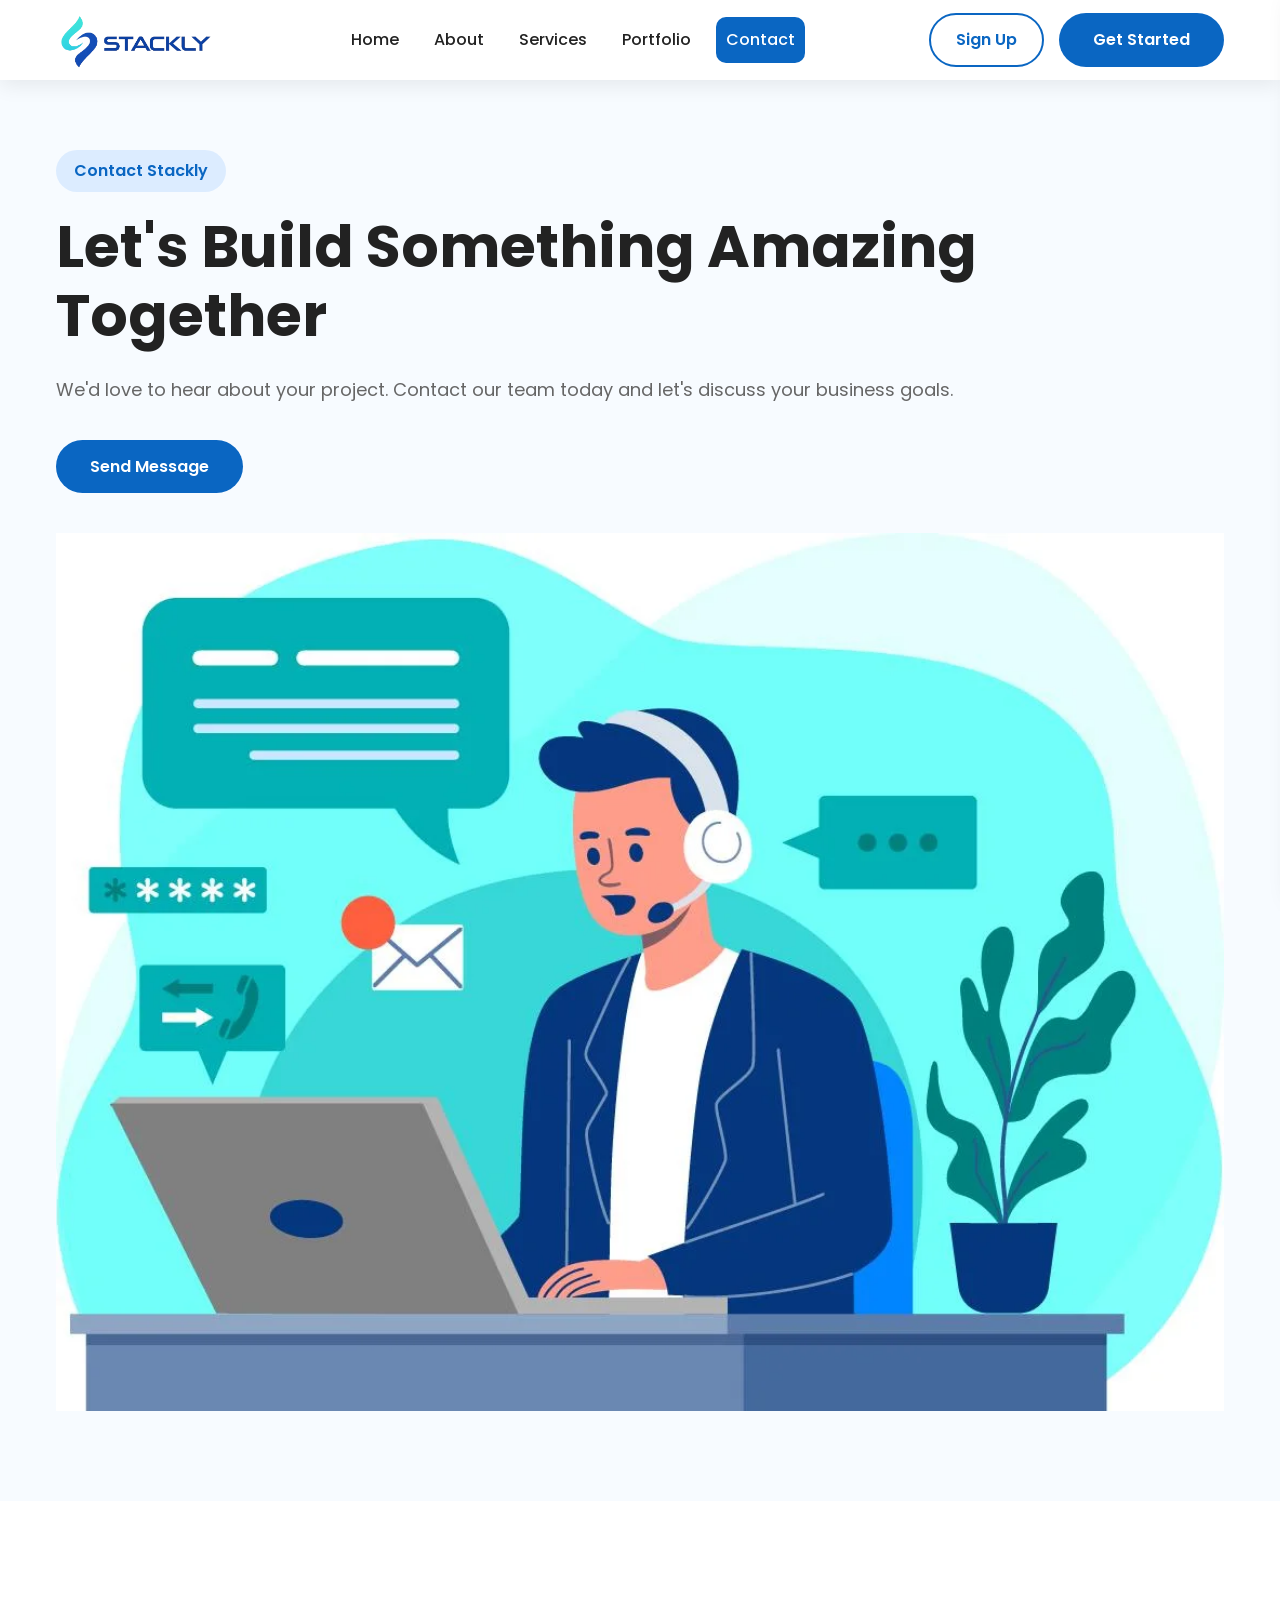
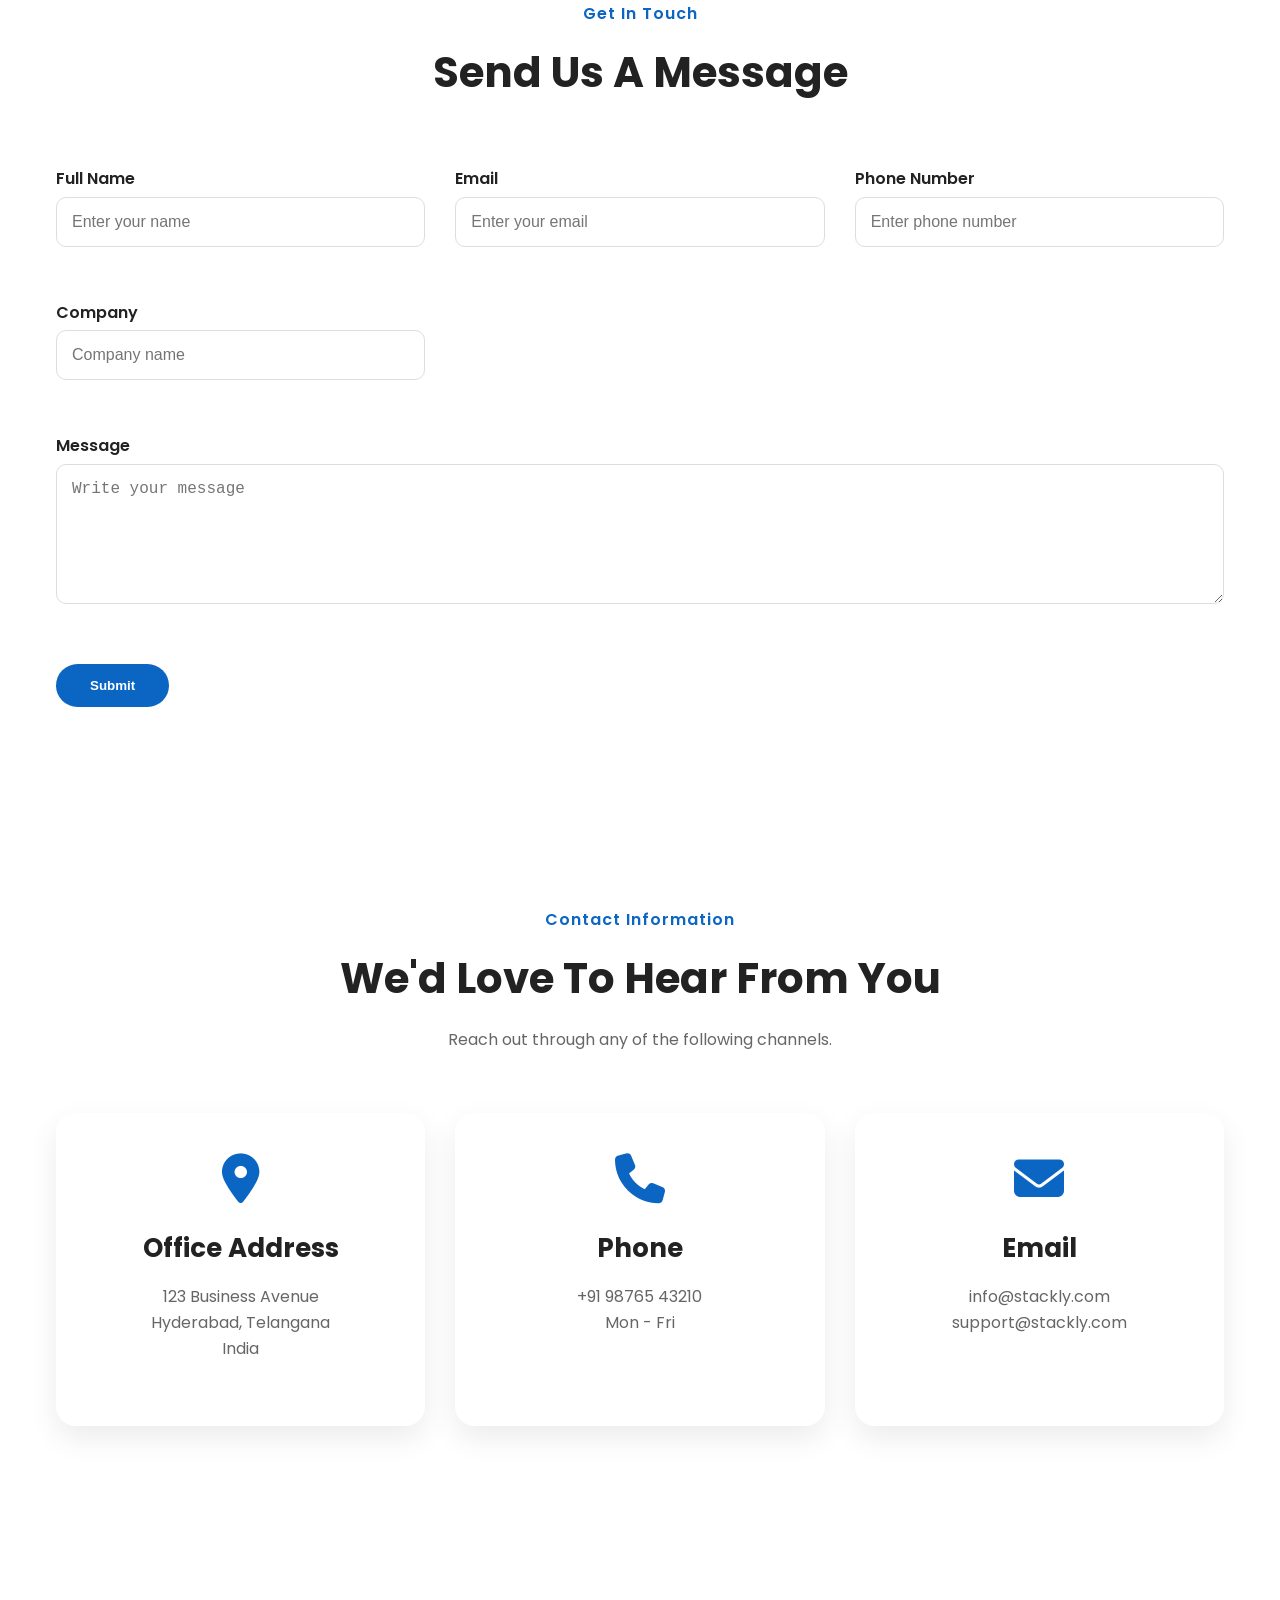
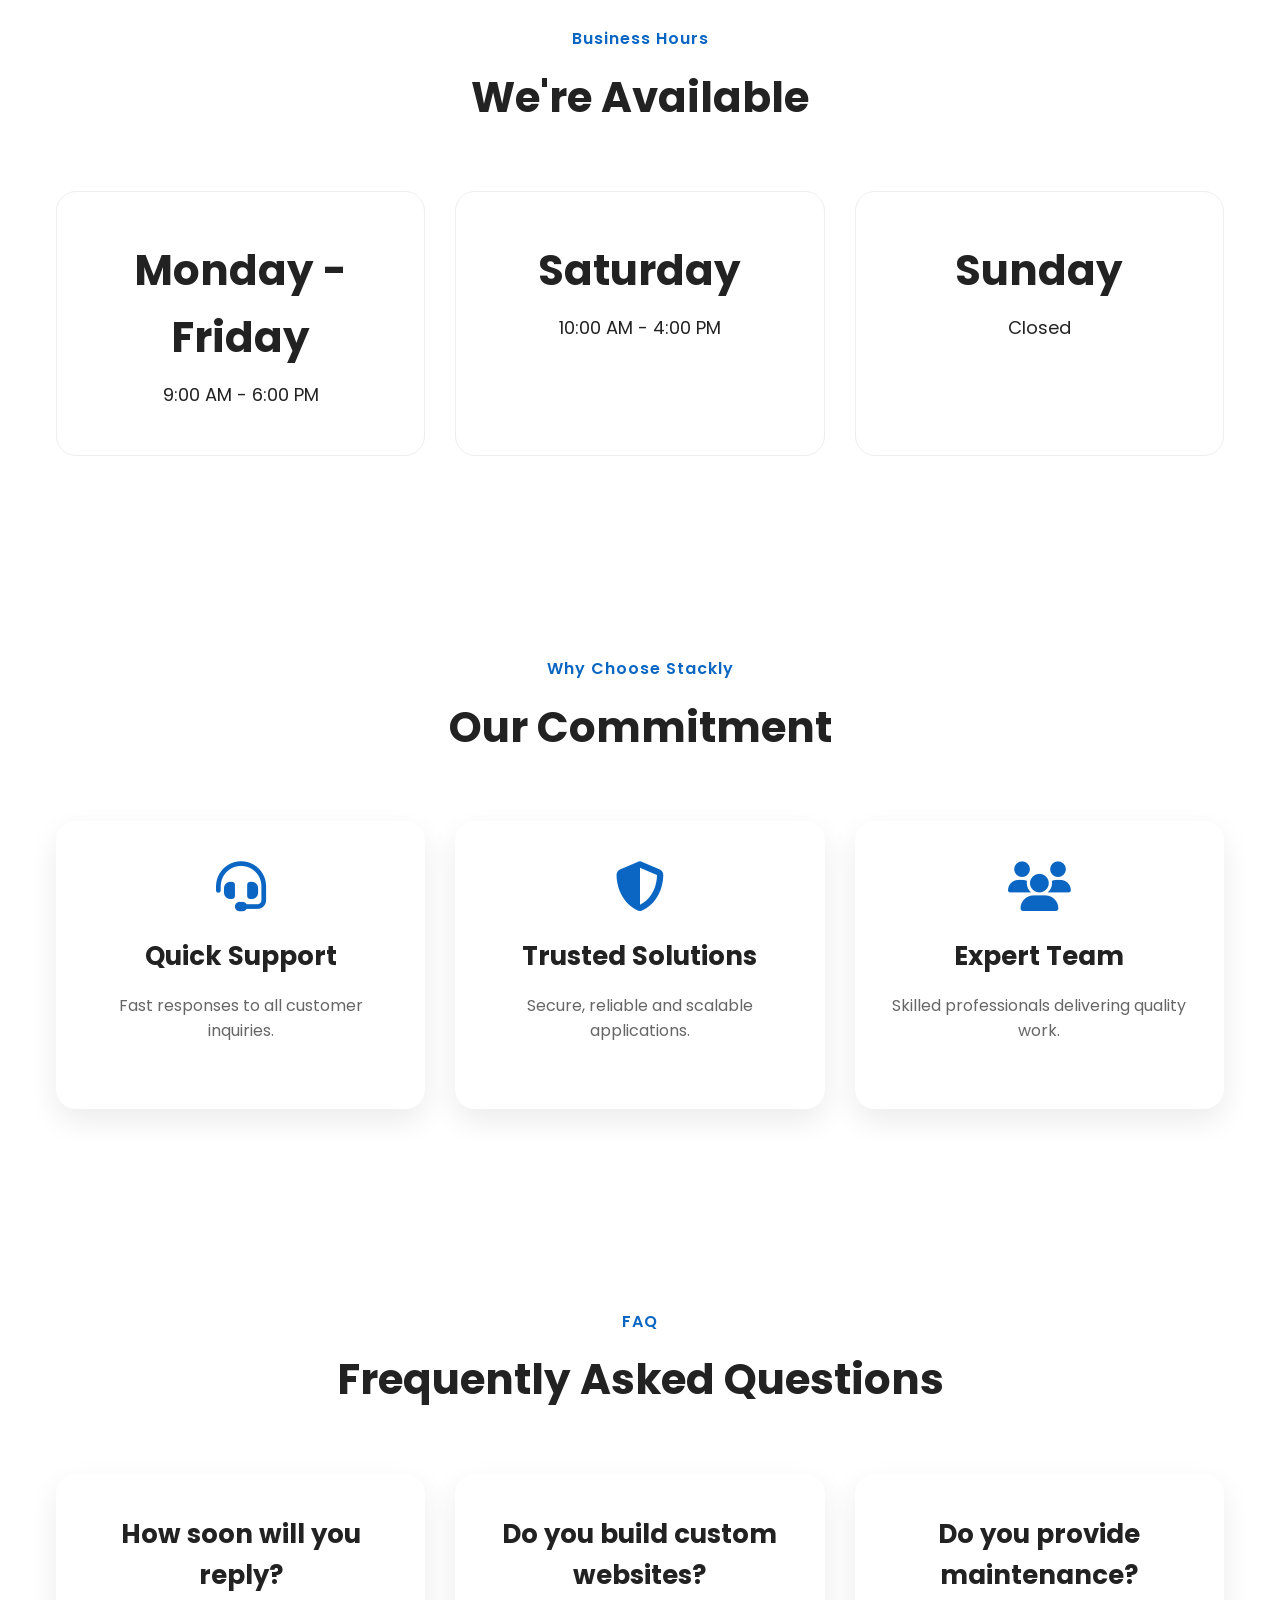
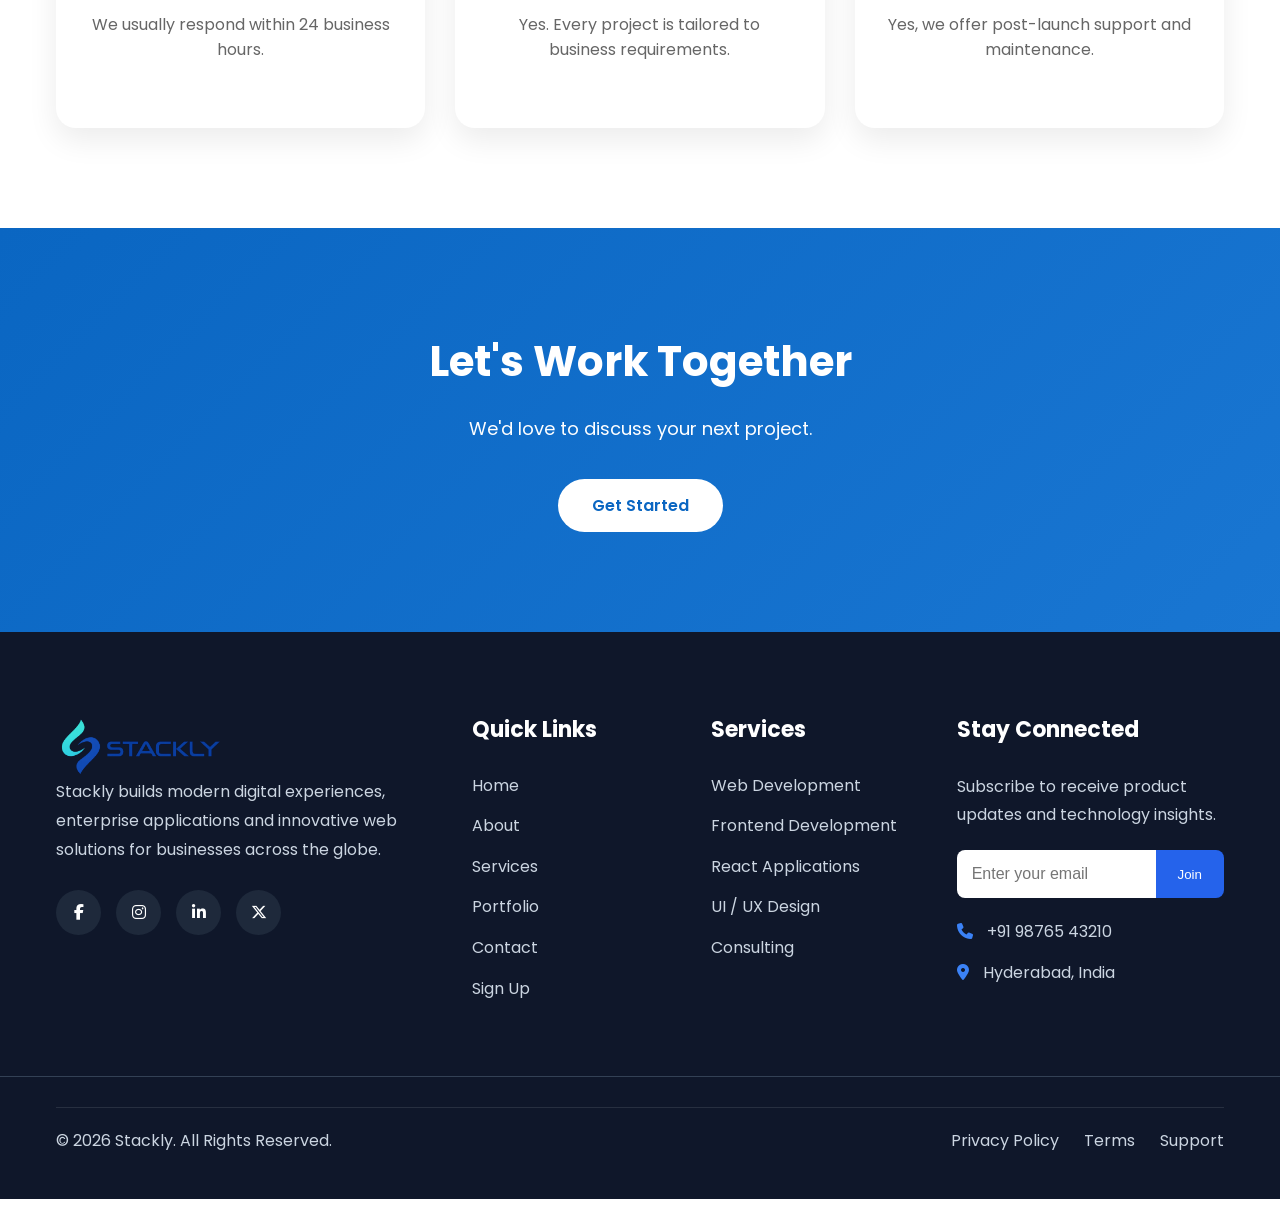
<file: contact.html>
<!doctype html>
<html lang="en">
  <head>
    <meta charset="UTF-8" />

    <meta name="viewport" content="width=device-width, initial-scale=1.0" />

    <title>Contact Us | Stackly</title>

    <meta
      name="description"
      content="Contact Stackly for web development, UI/UX design and digital solutions."
    />

    <meta
      name="keywords"
      content="Contact, Stackly, Corporate, Web Development"
    />

    <link
      href="https://fonts.googleapis.com/css2?family=Poppins:wght@300;400;500;600;700&display=swap"
      rel="stylesheet"
    />

    <link
      rel="stylesheet"
      href="https://cdnjs.cloudflare.com/ajax/libs/font-awesome/6.7.2/css/all.min.css"
    />

    <link rel="stylesheet" href="https://unpkg.com/aos@2.3.4/dist/aos.css" />

    <link rel="stylesheet" href="css/style.css" />
  </head>

  <body>
    <header class="header">
      <div class="container navbar">
        <div class="logo">
          <a href="index.html">
            <img src="images/stackly-logo (1).webp" alt="stackly-logo" />
          </a>
        </div>

        <ul class="nav-links">
          <li><a href="index.html">Home</a></li>

          <li><a href="about.html">About</a></li>

          <li><a href="services.html">Services</a></li>

          <li><a href="portfolio.html">Portfolio</a></li>

          <li><a class="active" href="contact.html">Contact</a></li>
        </ul>

        <div class="nav-buttons">
          <a href="signup.html" class="login-btn"> Sign Up </a>

          <a href="404.html" class="primary-btn"> Get Started </a>
        </div>

        <div class="menu-btn" id="navMenuToggle">
          <i class="fa-solid fa-bars"></i>
        </div>
      </div>

      <div class="mobile-menu" id="navMobileMenu">
        <div class="mobile-header">
          <img src="images/stackly-logo (1).webp" alt="Stackly" />

          <button id="closeMenu">
            <i class="fa-solid fa-xmark"></i>
          </button>
        </div>

        <hr />

        <ul>
          <li><a href="index.html">Home</a></li>
          <li><a href="about.html">About</a></li>
          <li><a href="services.html">Services</a></li>
          <li><a href="portfolio.html">Portfolio</a></li>
          <li><a href="contact.html" class="active">Contact</a></li>
          <li><a href="signup.html">Sign Up</a></li>
        </ul>

        <a href="404.html" class="mobile-btn">Get Started</a>
      </div>

      <div class="mobile-overlay" id="mobileOverlay"></div>
    </header>

    <!--================ HERO =================-->

    <section class="hero">
      <div class="container hero-container">
        <div data-aos="fade-right">
          <span class="hero-tag"> Contact Stackly </span>

          <h1>Let's Build Something Amazing Together</h1>

          <p>
            We'd love to hear about your project. Contact our team today and
            let's discuss your business goals.
          </p>

          <a href="404.html" class="primary-btn"> Send Message </a>
        </div>

        <div data-aos="fade-left">
          <img src="images/contact/contact-hero.webp" alt="Contact" />
        </div>
      </div>
    </section>

    <!--================ CONTACT FORM =================-->

    <section class="section">
      <div class="container">
        <div class="section-heading">
          <span class="section-subtitle"> Get In Touch </span>

          <h2>Send Us A Message</h2>
        </div>

        <form id="contact-form">
          <div class="service-grid">
            <div>
              <label>Full Name</label>

              <input type="text" id="name" placeholder="Enter your name" />

              <small id="nameError"></small>
            </div>

            <div>
              <label>Email</label>

              <input type="email" id="email" placeholder="Enter your email" />

              <small id="emailError"></small>
            </div>

            <div>
              <label>Phone Number</label>

              <input type="tel" id="phone" placeholder="Enter phone number" />

              <small id="phoneError"></small>
            </div>

            <div>
              <label>Company</label>

              <input type="text" id="company" placeholder="Company name" />

              <small id="companyError"></small>
            </div>
          </div>

          <div class="mt-3">
            <label>Message</label>

            <textarea
              id="message"
              rows="6"
              placeholder="Write your message"
            ></textarea>

            <small id="messageError"></small>
          </div>

          <div class="mt-3">
            <button type="submit" class="primary-btn">Submit</button>
          </div>
        </form>
      </div>
    </section>

    <!--================ CONTACT INFORMATION =================-->

    <section class="section">
      <div class="container">
        <div class="section-heading" data-aos="fade-up">
          <span class="section-subtitle"> Contact Information </span>

          <h2>We'd Love To Hear From You</h2>

          <p>Reach out through any of the following channels.</p>
        </div>

        <div class="service-grid">
          <div class="service-card" data-aos="zoom-in">
            <i class="fa-solid fa-location-dot"></i>

            <h3>Office Address</h3>

            <p>
              123 Business Avenue<br />

              Hyderabad, Telangana<br />

              India
            </p>
          </div>

          <div class="service-card" data-aos="zoom-in" data-aos-delay="150">
            <i class="fa-solid fa-phone"></i>

            <h3>Phone</h3>

            <p>
              +91 98765 43210<br />

              Mon - Fri
            </p>
          </div>

          <div class="service-card" data-aos="zoom-in" data-aos-delay="300">
            <i class="fa-solid fa-envelope"></i>

            <h3>Email</h3>

            <p>
              info@stackly.com<br />

              support@stackly.com
            </p>
          </div>
        </div>
      </div>
    </section>

    <!--================ BUSINESS HOURS =================-->

    <section class="why section">
      <div class="container">
        <div class="section-heading">
          <span class="section-subtitle"> Business Hours </span>

          <h2>We're Available</h2>
        </div>

        <div class="why-grid">
          <div class="why-card">
            <h3>Monday - Friday</h3>

            <p>9:00 AM - 6:00 PM</p>
          </div>

          <div class="why-card">
            <h3>Saturday</h3>

            <p>10:00 AM - 4:00 PM</p>
          </div>

          <div class="why-card">
            <h3>Sunday</h3>

            <p>Closed</p>
          </div>
        </div>
      </div>
    </section>

    <!--================ WHY CONTACT US =================-->

    <section class="section">
      <div class="container">
        <div class="section-heading">
          <span class="section-subtitle"> Why Choose Stackly </span>

          <h2>Our Commitment</h2>
        </div>

        <div class="service-grid">
          <div class="service-card">
            <i class="fa-solid fa-headset"></i>

            <h3>Quick Support</h3>

            <p>Fast responses to all customer inquiries.</p>
          </div>

          <div class="service-card">
            <i class="fa-solid fa-shield-halved"></i>

            <h3>Trusted Solutions</h3>

            <p>Secure, reliable and scalable applications.</p>
          </div>

          <div class="service-card">
            <i class="fa-solid fa-users"></i>

            <h3>Expert Team</h3>

            <p>Skilled professionals delivering quality work.</p>
          </div>
        </div>
      </div>
    </section>

    <!--================ FAQ =================-->

    <section class="section">
      <div class="container">
        <div class="section-heading" data-aos="fade-up">
          <span class="section-subtitle"> FAQ </span>

          <h2>Frequently Asked Questions</h2>
        </div>

        <div class="service-grid">
          <div class="service-card">
            <h3>How soon will you reply?</h3>

            <p>We usually respond within 24 business hours.</p>
          </div>

          <div class="service-card">
            <h3>Do you build custom websites?</h3>

            <p>Yes. Every project is tailored to business requirements.</p>
          </div>

          <div class="service-card">
            <h3>Do you provide maintenance?</h3>

            <p>Yes, we offer post-launch support and maintenance.</p>
          </div>
        </div>
      </div>
    </section>

    <!--================ CTA =================-->

    <section class="cta section">
      <div class="container">
        <h2>Let's Work Together</h2>

        <p>We'd love to discuss your next project.</p>

        <a href="404.html" class="primary-btn"> Get Started </a>
      </div>
    </section>

    <!--================ FOOTER =================-->

    <footer class="footer">
      <div class="container footer-grid">
        <!--================ COMPANY =================-->

        <div class="footer-col company">
          <div class="footer-logo">
            <img src="images/stackly-logo (1).webp" alt="Stackly Logo" />
          </div>

          <p>
            Stackly builds modern digital experiences, enterprise applications
            and innovative web solutions for businesses across the globe.
          </p>

          <div class="social-links">
            <a href="404.html"><i class="fab fa-facebook-f"></i></a>

            <a href="404.html"><i class="fab fa-instagram"></i></a>

            <a href="404.html"><i class="fab fa-linkedin-in"></i></a>

            <a href="404.html"><i class="fab fa-x-twitter"></i></a>
          </div>
        </div>

        <!--================ QUICK LINKS =================-->

        <div class="footer-col">
          <h3>Quick Links</h3>

          <ul>
            <li><a href="index.html">Home</a></li>

            <li><a href="about.html">About</a></li>

            <li><a href="services.html">Services</a></li>

            <li><a href="portfolio.html">Portfolio</a></li>

            <li><a href="contact.html" class="active">Contact</a></li>

            <li><a href="signup.html">Sign Up</a></li>
          </ul>
        </div>

        <!--================ SERVICES =================-->

        <div class="footer-col">
          <h3>Services</h3>

          <ul>
            <li><a href="404.html">Web Development</a></li>

            <li><a href="404.html">Frontend Development</a></li>

            <li><a href="404.html">React Applications</a></li>

            <li><a href="404.html">UI / UX Design</a></li>

            <li><a href="404.html">Consulting</a></li>
          </ul>
        </div>

        <!--================ NEWSLETTER =================-->

        <div class="footer-col">
          <h3>Stay Connected</h3>

          <p>Subscribe to receive product updates and technology insights.</p>

          <form class="newsletter" id="newsletterForm">
            <input
              type="email"
              id="newsletterEmail"
              placeholder="Enter your email"
            />

            <button type="submit" class="join-btn">Join</button>
          </form>
          <p id="newsletterError" class="newsletter-error"></p>

          <div class="footer-contact">
            <p>
              <i class="fa-solid fa-phone"></i>

              +91 98765 43210
            </p>

            <p>
              <i class="fa-solid fa-location-dot"></i>

              Hyderabad, India
            </p>
          </div>
        </div>
      </div>

      <hr />
      <div class="container">
        <div class="footer-bottom">
          <p>© 2026 Stackly. All Rights Reserved.</p>

          <div class="footer-bottom-links">
            <a href="404.html"> Privacy Policy </a>

            <a href="404.html"> Terms </a>

            <a href="404.html"> Support </a>
          </div>
        </div>
      </div>
    </footer>

    <script src="https://unpkg.com/aos@2.3.4/dist/aos.js"></script>

    <script>
      AOS.init({
        duration: 1000,

        once: true,

        offset: 120,
      });
    </script>

    <script src="js/script.js"></script>
  </body>
</html>
</file>
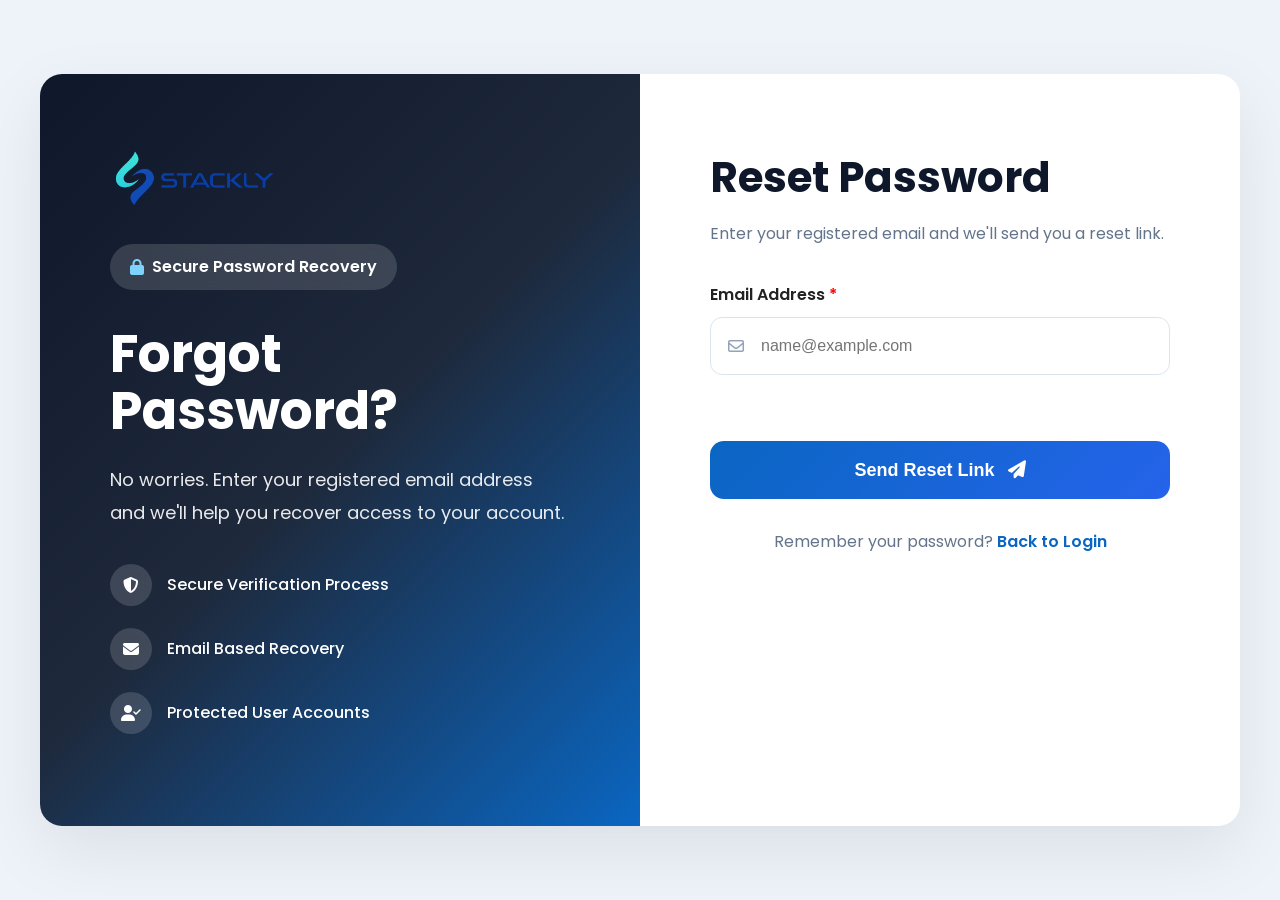
<file: forgot-password.html>
<!doctype html>
<html lang="en">
  <head>
    <meta charset="UTF-8" />

    <meta name="viewport" content="width=device-width, initial-scale=1.0" />

    <title>Forgot Password | Stackly</title>

    <link rel="stylesheet" href="css/style.css" />

    <link rel="stylesheet" href="css/auth.css" />

    <link
      rel="stylesheet"
      href="https://cdnjs.cloudflare.com/ajax/libs/font-awesome/6.6.0/css/all.min.css"
    />

    <link href="https://unpkg.com/aos@2.3.4/dist/aos.css" rel="stylesheet" />
  </head>

  <body>
    <section class="auth">
      <div class="auth-container">
        <!--================ LEFT =================-->

        <div class="auth-left" data-aos="fade-right">
          <div class="auth-overlay">
            <img
              src="images/stackly-logo (1).webp"
              class="auth-logo"
              alt="Stackly Logo"
            />

            <span class="badge">
              <i class="fa-solid fa-lock"></i>

              Secure Password Recovery
            </span>

            <h1>Forgot Password?</h1>

            <p>
              No worries. Enter your registered email address and we'll help you
              recover access to your account.
            </p>

            <div class="feature">
              <i class="fa-solid fa-shield-halved"></i>

              <span>Secure Verification Process</span>
            </div>

            <div class="feature">
              <i class="fa-solid fa-envelope"></i>

              <span>Email Based Recovery</span>
            </div>

            <div class="feature">
              <i class="fa-solid fa-user-check"></i>

              <span>Protected User Accounts</span>
            </div>
          </div>
        </div>

        <!--================ RIGHT =================-->

        <div class="auth-right" data-aos="fade-left">
          <h2>Reset Password</h2>

          <p>Enter your registered email and we'll send you a reset link.</p>

          <form id="forgotForm" novalidate>
            <div class="form-group">
              <label>
                Email Address

                <span>*</span>
              </label>

              <div class="input-box">
                <i class="fa-regular fa-envelope"></i>

                <input
                  type="email"
                  id="forgotEmail"
                  placeholder="name@example.com"
                />
              </div>

              <small class="error" id="forgotEmailError"> </small>
            </div>

            <button type="submit" class="auth-btn">
              Send Reset Link

              <i class="fa-solid fa-paper-plane"></i>
            </button>

            <p class="switch-page">
              Remember your password?

              <a href="login.html"> Back to Login </a>
            </p>
          </form>
        </div>
      </div>
    </section>

    <div id="toastContainer"></div>

    <script src="https://unpkg.com/aos@2.3.4/dist/aos.js"></script>

    <script>
      AOS.init({
        duration: 900,

        once: true,
      });
    </script>

    <script src="js/auth.js"></script>
  </body>
</html>
</file>
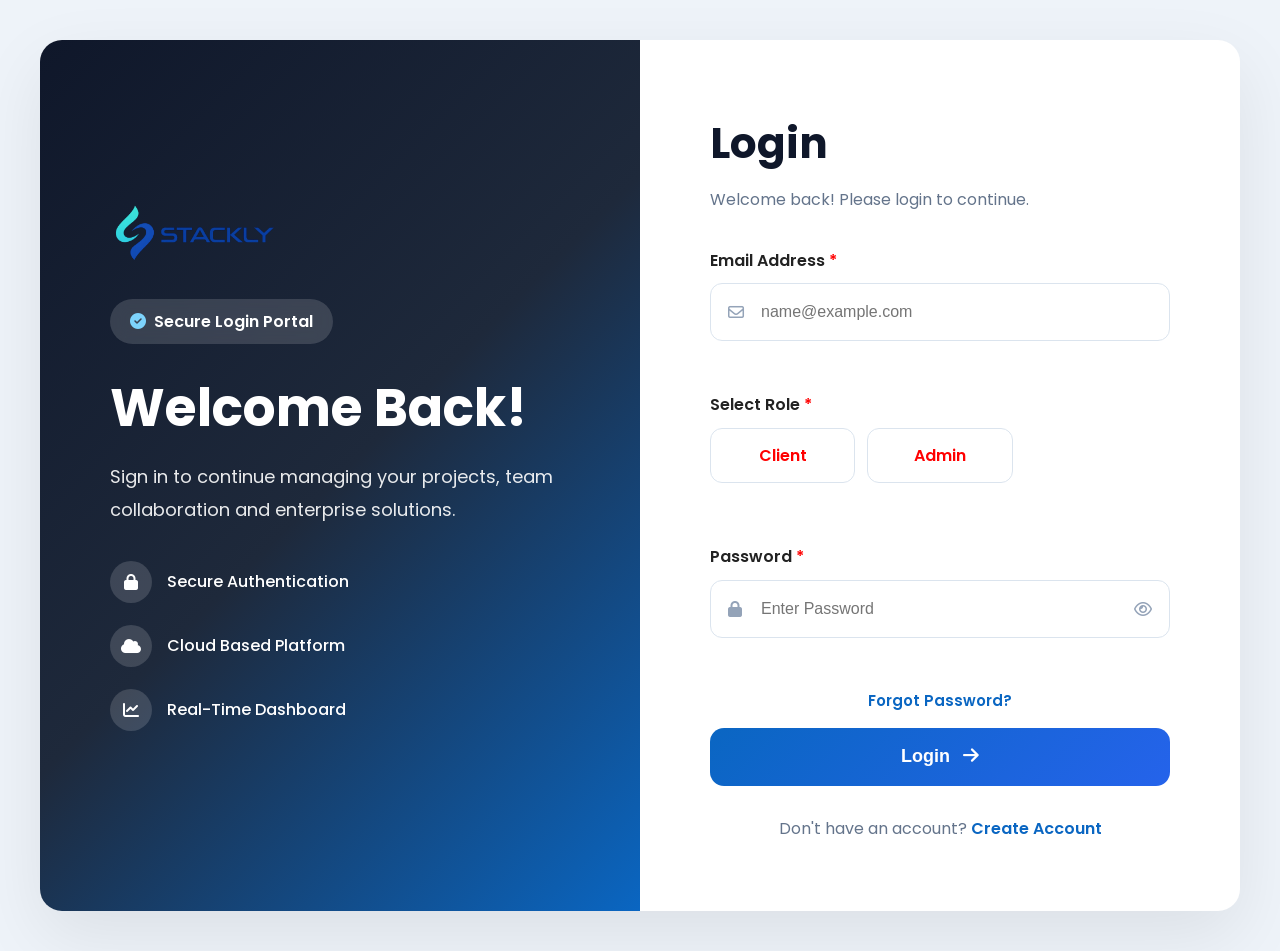
<file: login.html>
<!doctype html>
<html lang="en">
  <head>
    <meta charset="UTF-8" />

    <meta name="viewport" content="width=device-width, initial-scale=1.0" />

    <title>Login | Stackly</title>

    <meta name="description" content="Login to Stackly" />

    <meta name="keywords" content="Stackly Login" />

    <link rel="stylesheet" href="css/style.css" />

    <link rel="stylesheet" href="css/auth.css" />

    <link
      rel="stylesheet"
      href="https://cdnjs.cloudflare.com/ajax/libs/font-awesome/6.6.0/css/all.min.css"
    />

    <link href="https://unpkg.com/aos@2.3.4/dist/aos.css" rel="stylesheet" />
  </head>

  <body>
    <section class="auth">
      <div class="auth-container">
        <!--================ LEFT =================-->

        <div class="auth-left" data-aos="fade-right">
          <div class="auth-overlay">
            <img
              src="images/stackly-logo (1).webp"
              class="auth-logo"
              alt="Stackly Logo"
            />

            <span class="badge">
              <i class="fa-solid fa-circle-check"></i>

              Secure Login Portal
            </span>

            <h1>Welcome Back!</h1>

            <p>
              Sign in to continue managing your projects, team collaboration and
              enterprise solutions.
            </p>

            <div class="feature">
              <i class="fa-solid fa-lock"></i>

              <span> Secure Authentication </span>
            </div>

            <div class="feature">
              <i class="fa-solid fa-cloud"></i>

              <span> Cloud Based Platform </span>
            </div>

            <div class="feature">
              <i class="fa-solid fa-chart-line"></i>

              <span> Real-Time Dashboard </span>
            </div>
          </div>
        </div>

        <!--================ RIGHT =================-->

        <div class="auth-right" data-aos="fade-left">
          <h2>Login</h2>

          <p>Welcome back! Please login to continue.</p>

          <form id="loginForm" novalidate>
            <!-- EMAIL -->

            <div class="form-group">
              <label>
                Email Address

                <span>*</span>
              </label>

              <div class="input-box">
                <i class="fa-regular fa-envelope"></i>

                <input
                  type="email"
                  id="loginEmail"
                  placeholder="name@example.com"
                />
              </div>

              <small class="error" id="loginEmailError"></small>
            </div>

            <!-- ROLE -->

            <div class="form-group">
              <label>
                Select Role

                <span>*</span>
              </label>

              <div class="role-selector">
                <label>
                  <input type="radio" name="loginRole" value="Client" />

                  <span>Client</span>
                </label>

                <label>
                  <input type="radio" name="loginRole" value="Admin" />

                  <span>Admin</span>
                </label>
              </div>

              <small class="error" id="loginRoleError"></small>
            </div>

            <!-- PASSWORD -->

            <div class="form-group">
              <label>
                Password

                <span>*</span>
              </label>

              <div class="input-box">
                <i class="fa-solid fa-lock"></i>

                <input
                  type="password"
                  id="loginPassword"
                  placeholder="Enter Password"
                />

                <i
                  class="fa-regular fa-eye toggle-password"
                  data-target="loginPassword"
                ></i>
              </div>

              <small class="error" id="loginPasswordError"></small>
            </div>

            <!-- OPTIONS -->

            <div class="auth-options">
              <a href="forgot-password.html"> Forgot Password? </a>
            </div>

            <button type="submit" class="auth-btn">
              Login

              <i class="fa-solid fa-arrow-right"></i>
            </button>

            <p class="switch-page">
              Don't have an account?

              <a href="signup.html"> Create Account </a>
            </p>
          </form>
        </div>
      </div>
    </section>

    <div id="toastContainer"></div>

    <script src="https://unpkg.com/aos@2.3.4/dist/aos.js"></script>

    <script>
      AOS.init({
        duration: 900,

        once: true,
      });
    </script>

    <script src="js/auth.js"></script>
  </body>
</html>
</file>
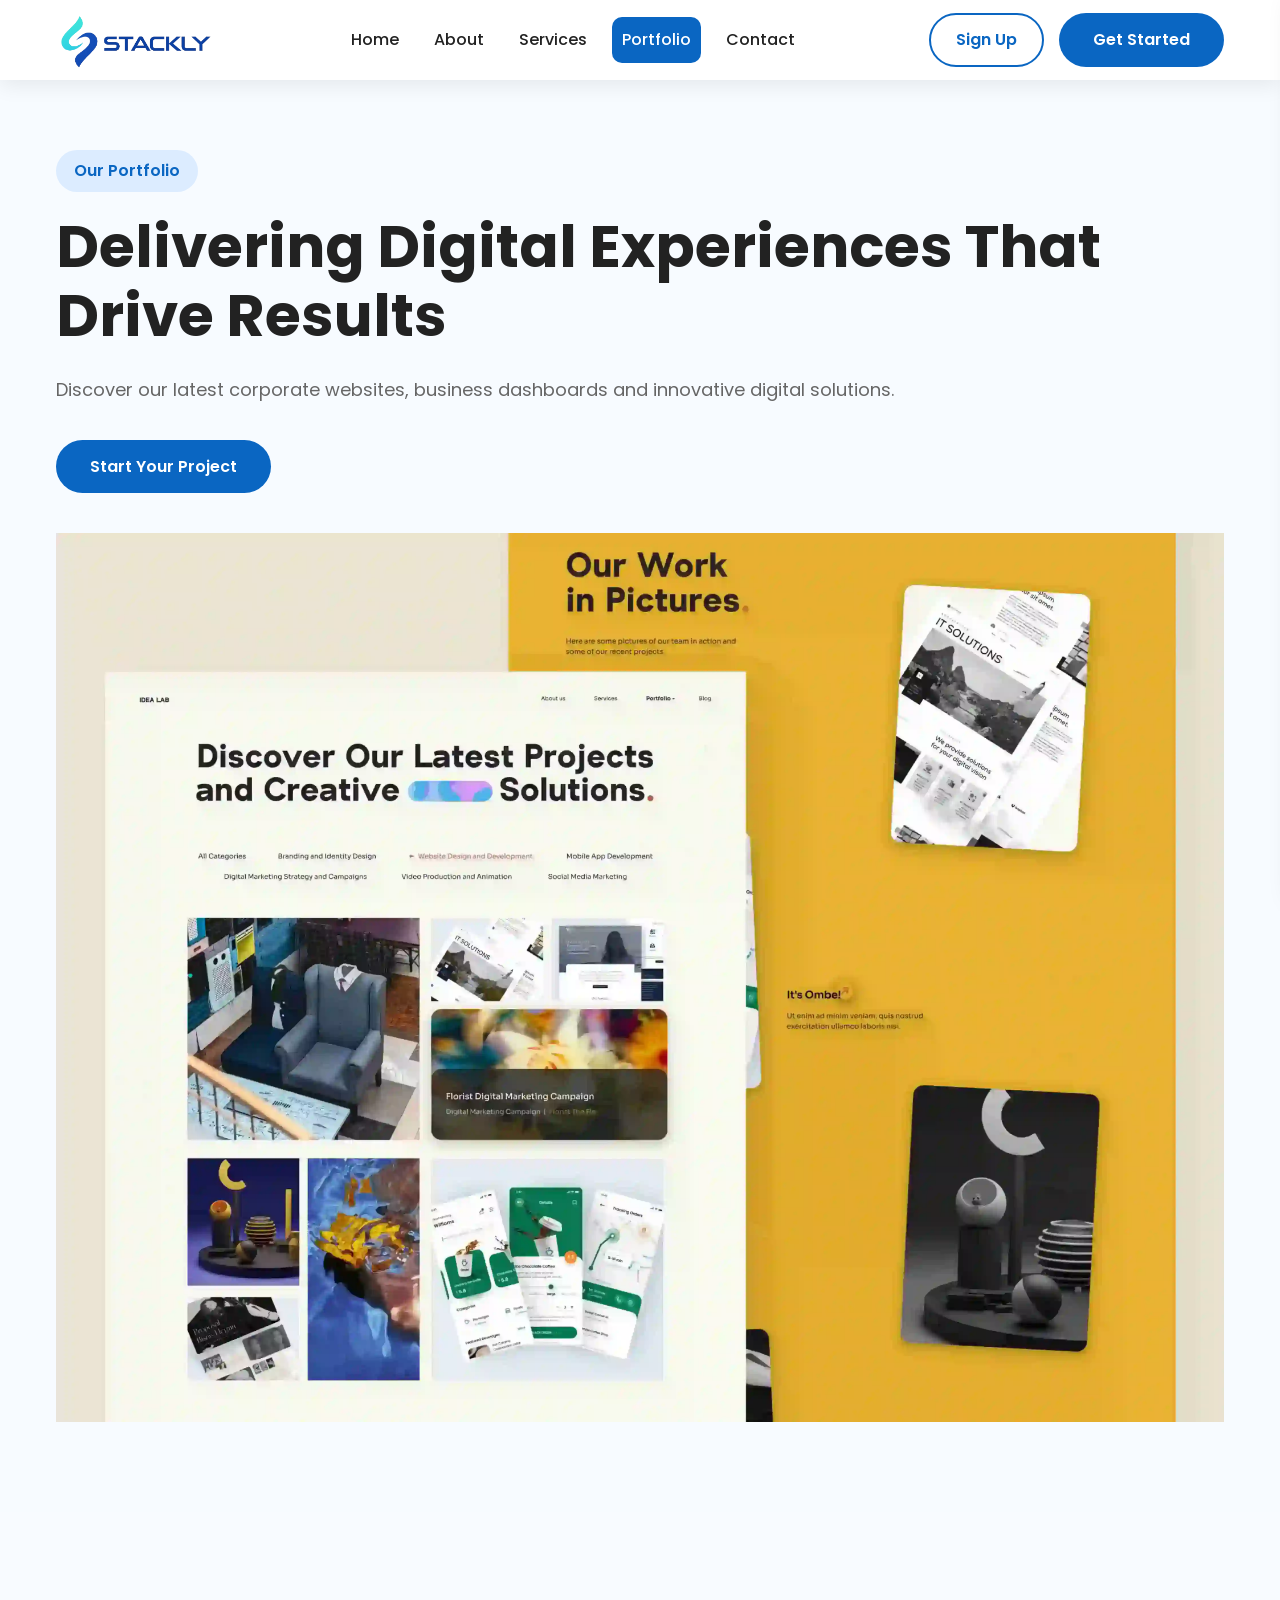
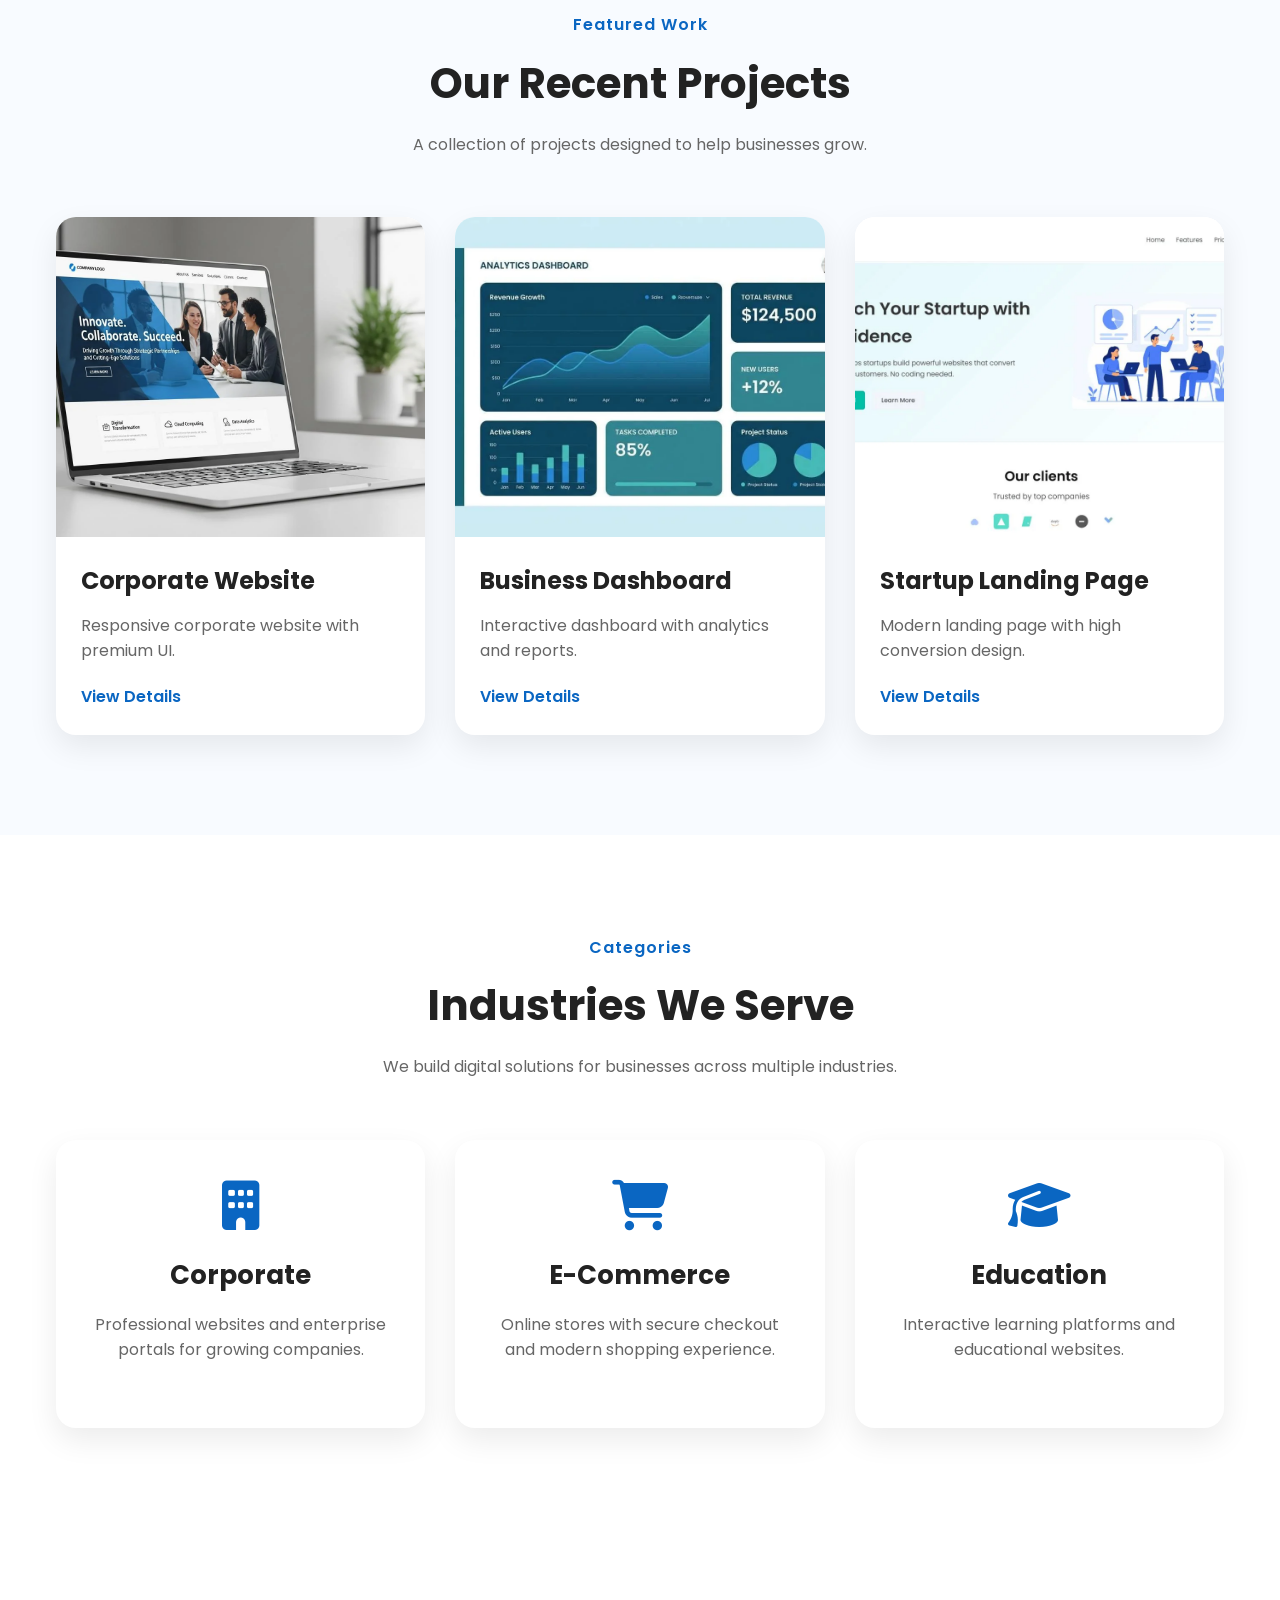
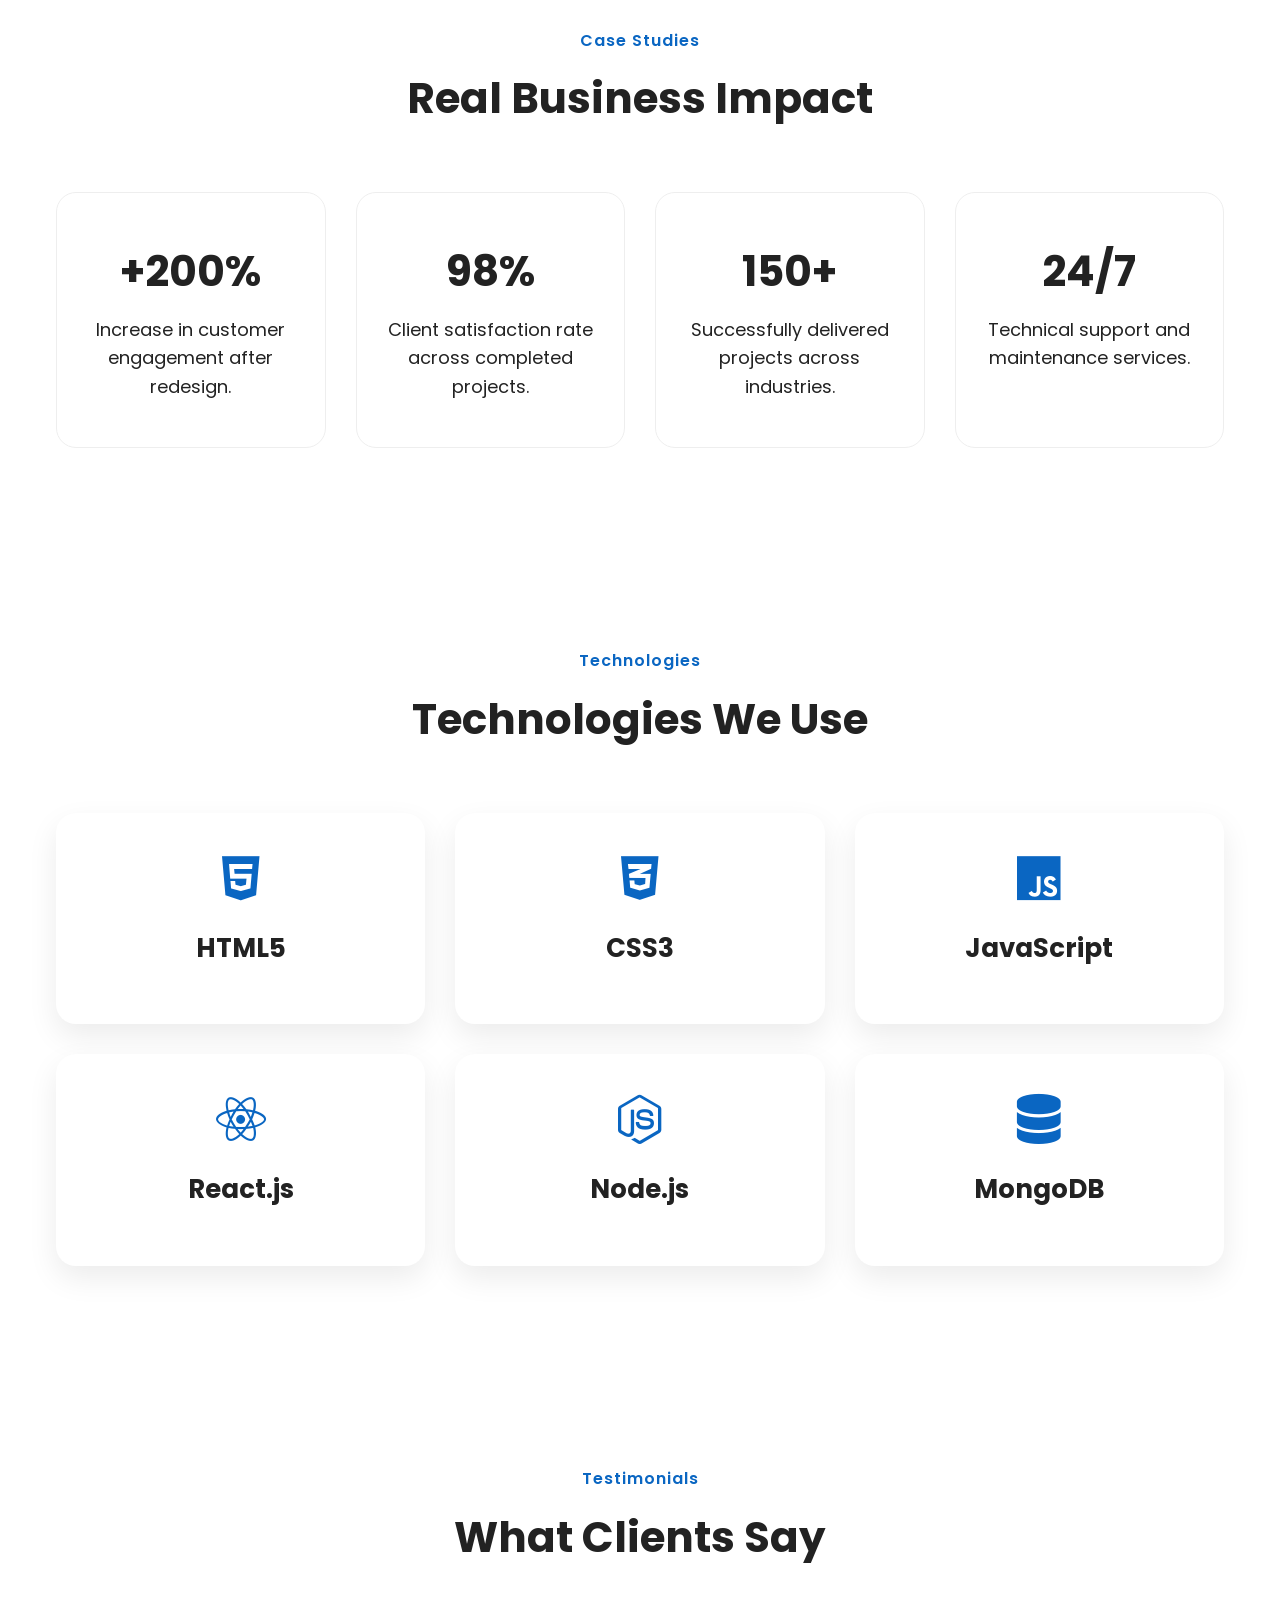
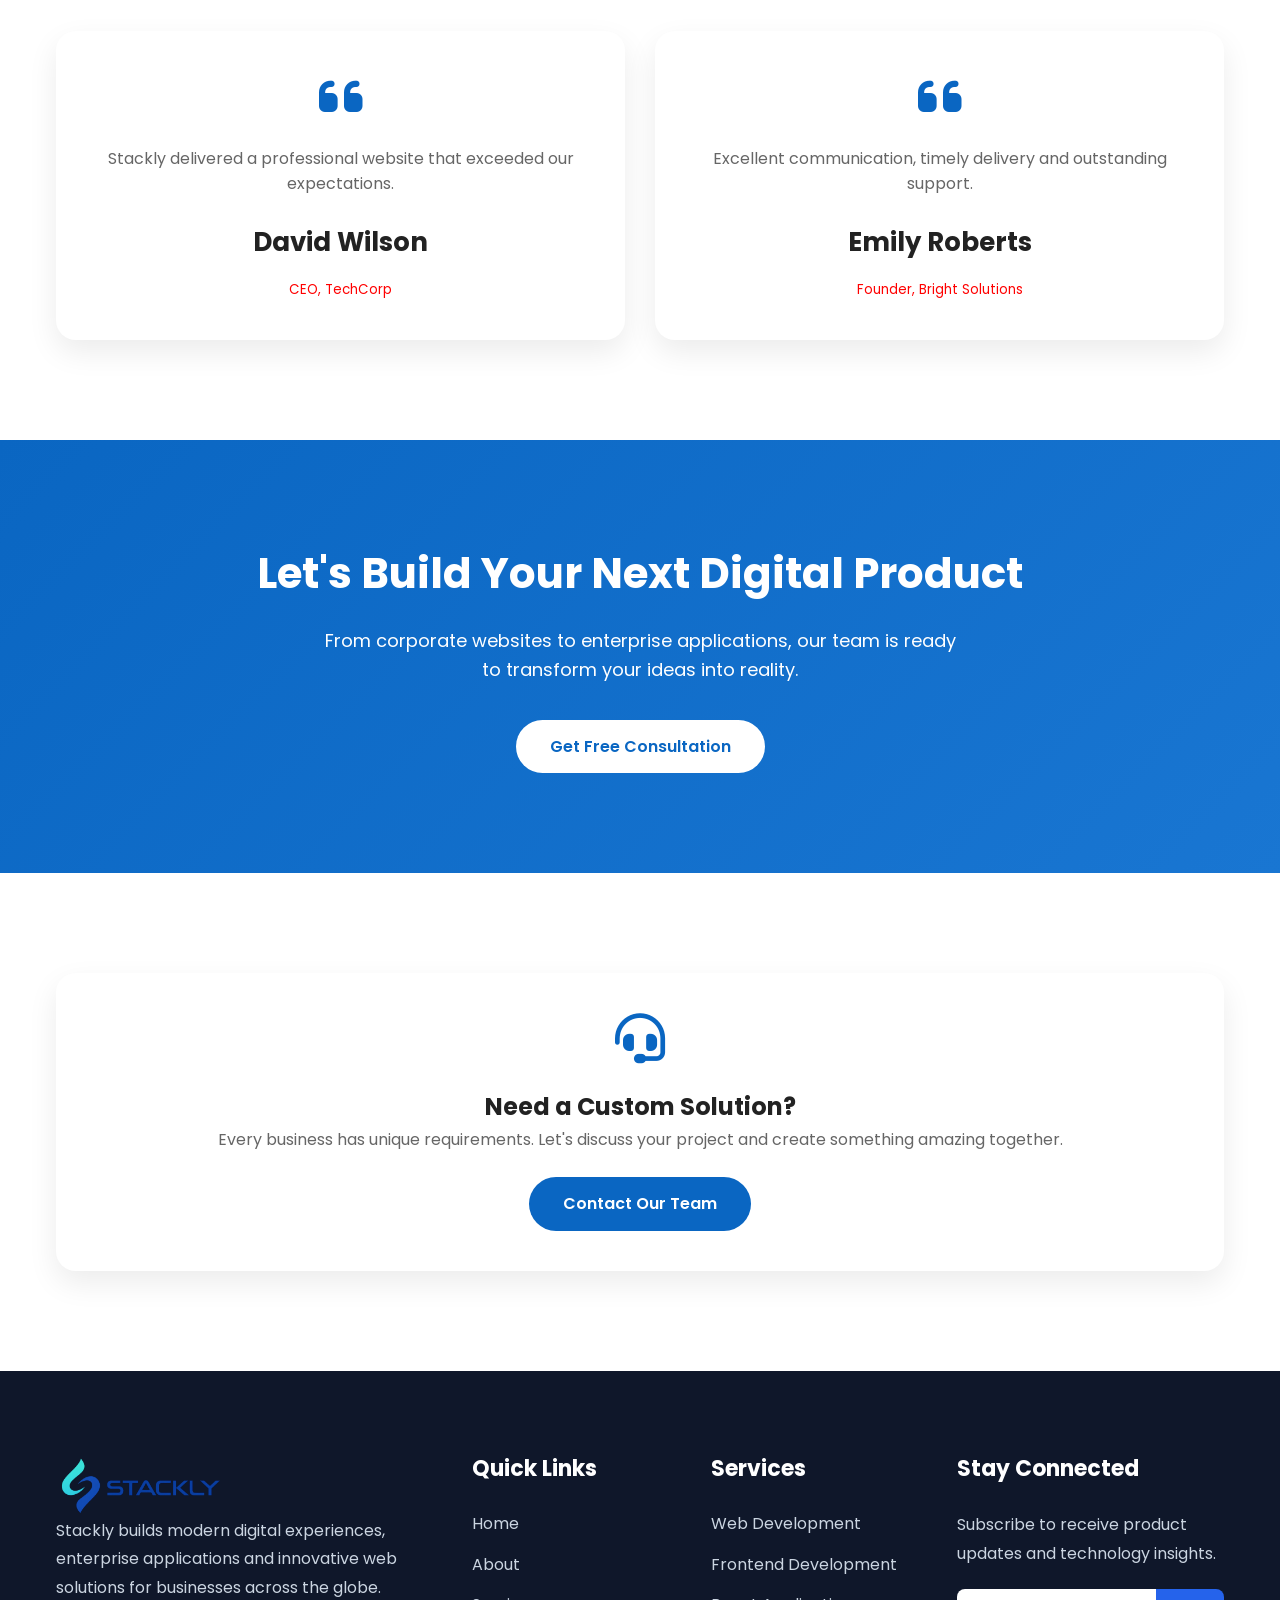
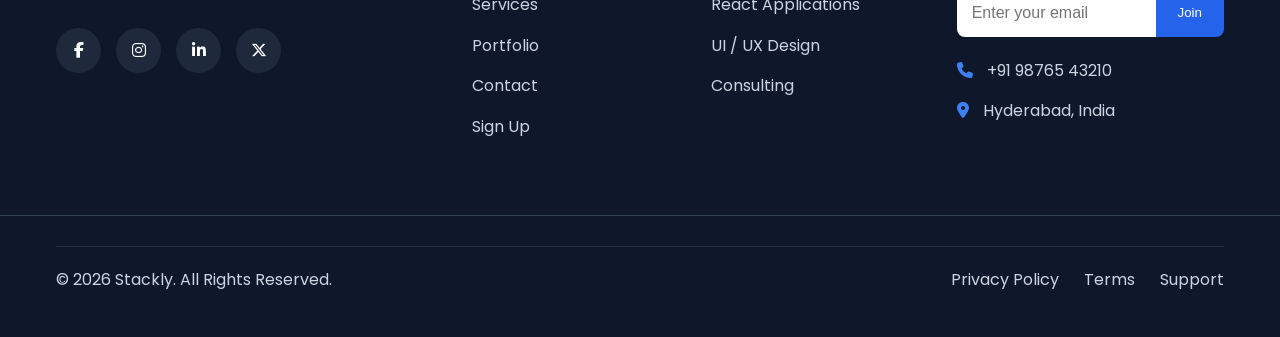
<file: portfolio.html>
<!doctype html>
<html lang="en">
  <head>
    <meta charset="UTF-8" />

    <meta name="viewport" content="width=device-width, initial-scale=1.0" />

    <title>Portfolio | Stackly</title>

    <meta
      name="description"
      content="Explore our portfolio of modern web applications and corporate solutions."
    />

    <meta
      name="keywords"
      content="Portfolio, Projects, Web Development, UI UX"
    />

    <link
      href="https://fonts.googleapis.com/css2?family=Poppins:wght@300;400;500;600;700&display=swap"
      rel="stylesheet"
    />

    <link
      rel="stylesheet"
      href="https://cdnjs.cloudflare.com/ajax/libs/font-awesome/6.7.2/css/all.min.css"
    />

    <link rel="stylesheet" href="https://unpkg.com/aos@2.3.4/dist/aos.css" />

    <link rel="stylesheet" href="css/style.css" />
  </head>

  <body>
    <header class="header">
      <div class="container navbar">
        <div class="logo">
          <a href="index.html">
            <img src="images/stackly-logo (1).webp" alt="stackly-logo" />
          </a>
        </div>

        <ul class="nav-links">
          <li><a href="index.html">Home</a></li>

          <li><a href="about.html">About</a></li>

          <li><a href="services.html">Services</a></li>

          <li><a class="active" href="portfolio.html">Portfolio</a></li>

          <li><a href="contact.html">Contact</a></li>
        </ul>

        <div class="nav-buttons">
          <a href="signup.html" class="login-btn"> Sign Up </a>

          <a href="404.html" class="primary-btn"> Get Started </a>
        </div>

        <div class="menu-btn" id="navMenuToggle">
          <i class="fa-solid fa-bars"></i>
        </div>
      </div>

      <div class="mobile-menu" id="navMobileMenu">
        <div class="mobile-header">
          <img src="images/stackly-logo (1).webp" alt="Stackly" />

          <button id="closeMenu">
            <i class="fa-solid fa-xmark"></i>
          </button>
        </div>

        <hr />

        <ul>
          <li><a href="index.html">Home</a></li>
          <li><a href="about.html">About</a></li>
          <li><a href="services.html">Services</a></li>
          <li><a href="portfolio.html" class="active">Portfolio</a></li>
          <li><a href="contact.html">Contact</a></li>
          <li><a href="signup.html">Sign Up</a></li>
        </ul>

        <a href="404.html" class="mobile-btn">Get Started</a>
      </div>

      <div class="mobile-overlay" id="mobileOverlay"></div>
    </header>

    <!--================ HERO =================-->

    <section class="hero">
      <div class="container hero-container">
        <div data-aos="fade-right">
          <span class="hero-tag"> Our Portfolio </span>

          <h1>Delivering Digital Experiences That Drive Results</h1>

          <p>
            Discover our latest corporate websites, business dashboards and
            innovative digital solutions.
          </p>

          <a href="404.html" class="primary-btn"> Start Your Project </a>
        </div>

        <div data-aos="fade-left">
          <img src="images/portfolio/portfolio-hero.webp" alt="Portfolio" />
        </div>
      </div>
    </section>

    <!--================ FEATURED PROJECTS =================-->

    <section class="portfolio section">
      <div class="container">
        <div class="section-heading">
          <span class="section-subtitle"> Featured Work </span>

          <h2>Our Recent Projects</h2>

          <p>A collection of projects designed to help businesses grow.</p>
        </div>

        <div class="portfolio-grid">
          <div class="portfolio-card" data-aos="zoom-in">
            <img
              src="images/portfolio/portfolio-project1.webp"
              alt="Corporate Website"
            />

            <div class="portfolio-content">
              <h3>Corporate Website</h3>

              <p>Responsive corporate website with premium UI.</p>

              <a href="404.html"> View Details </a>
            </div>
          </div>

          <div class="portfolio-card" data-aos="zoom-in" data-aos-delay="150">
            <img
              src="images/portfolio/portfolio-project2.webp"
              alt="Dashboard"
            />

            <div class="portfolio-content">
              <h3>Business Dashboard</h3>

              <p>Interactive dashboard with analytics and reports.</p>

              <a href="404.html"> View Details </a>
            </div>
          </div>

          <div class="portfolio-card" data-aos="zoom-in" data-aos-delay="300">
            <img src="images/portfolio/portfolio-project3.webp" alt="Startup" />

            <div class="portfolio-content">
              <h3>Startup Landing Page</h3>

              <p>Modern landing page with high conversion design.</p>

              <a href="404.html"> View Details </a>
            </div>
          </div>
        </div>
      </div>
    </section>

    <!--================ PROJECT CATEGORIES =================-->

    <section class="section">
      <div class="container">
        <div class="section-heading" data-aos="fade-up">
          <span class="section-subtitle"> Categories </span>

          <h2>Industries We Serve</h2>

          <p>
            We build digital solutions for businesses across multiple
            industries.
          </p>
        </div>

        <div class="service-grid">
          <div class="service-card" data-aos="fade-up">
            <i class="fa-solid fa-building"></i>

            <h3>Corporate</h3>

            <p>
              Professional websites and enterprise portals for growing
              companies.
            </p>
          </div>

          <div class="service-card" data-aos="fade-up" data-aos-delay="150">
            <i class="fa-solid fa-cart-shopping"></i>

            <h3>E-Commerce</h3>

            <p>
              Online stores with secure checkout and modern shopping experience.
            </p>
          </div>

          <div class="service-card" data-aos="fade-up" data-aos-delay="300">
            <i class="fa-solid fa-graduation-cap"></i>

            <h3>Education</h3>

            <p>Interactive learning platforms and educational websites.</p>
          </div>
        </div>
      </div>
    </section>

    <!--================ CASE STUDIES =================-->

    <section class="why section">
      <div class="container">
        <div class="section-heading" data-aos="fade-up">
          <span class="section-subtitle"> Case Studies </span>

          <h2>Real Business Impact</h2>
        </div>

        <div class="why-grid">
          <div class="why-card" data-aos="zoom-in">
            <h3>+200%</h3>

            <p>Increase in customer engagement after redesign.</p>
          </div>

          <div class="why-card" data-aos="zoom-in" data-aos-delay="150">
            <h3>98%</h3>

            <p>Client satisfaction rate across completed projects.</p>
          </div>

          <div class="why-card" data-aos="zoom-in" data-aos-delay="300">
            <h3>150+</h3>

            <p>Successfully delivered projects across industries.</p>
          </div>

          <div class="why-card" data-aos="zoom-in" data-aos-delay="450">
            <h3>24/7</h3>

            <p>Technical support and maintenance services.</p>
          </div>
        </div>
      </div>
    </section>

    <!--================ TECHNOLOGIES =================-->

    <section class="section">
      <div class="container">
        <div class="section-heading" data-aos="fade-up">
          <span class="section-subtitle"> Technologies </span>

          <h2>Technologies We Use</h2>
        </div>

        <div class="service-grid">
          <div class="service-card">
            <i class="fa-brands fa-html5"></i>

            <h3>HTML5</h3>
          </div>

          <div class="service-card">
            <i class="fa-brands fa-css3-alt"></i>

            <h3>CSS3</h3>
          </div>

          <div class="service-card">
            <i class="fa-brands fa-js"></i>

            <h3>JavaScript</h3>
          </div>

          <div class="service-card">
            <i class="fa-brands fa-react"></i>

            <h3>React.js</h3>
          </div>

          <div class="service-card">
            <i class="fa-brands fa-node-js"></i>

            <h3>Node.js</h3>
          </div>

          <div class="service-card">
            <i class="fa-solid fa-database"></i>

            <h3>MongoDB</h3>
          </div>
        </div>
      </div>
    </section>

    <!--================ CLIENT TESTIMONIAL =================-->

    <section class="section">
      <div class="container">
        <div class="section-heading" data-aos="fade-up">
          <span class="section-subtitle"> Testimonials </span>

          <h2>What Clients Say</h2>
        </div>

        <div class="service-grid">
          <div class="service-card" data-aos="fade-up">
            <i class="fa-solid fa-quote-left"></i>

            <p>
              Stackly delivered a professional website that exceeded our
              expectations.
            </p>

            <h3>David Wilson</h3>

            <small> CEO, TechCorp </small>
          </div>

          <div class="service-card" data-aos="fade-up" data-aos-delay="150">
            <i class="fa-solid fa-quote-left"></i>

            <p>
              Excellent communication, timely delivery and outstanding support.
            </p>

            <h3>Emily Roberts</h3>

            <small> Founder, Bright Solutions </small>
          </div>
        </div>
      </div>
    </section>

    <!--================ CALL TO ACTION =================-->

    <section class="cta section">
      <div class="container">
        <h2 data-aos="fade-up">Let's Build Your Next Digital Product</h2>

        <p data-aos="fade-up" data-aos-delay="150">
          From corporate websites to enterprise applications, our team is ready
          to transform your ideas into reality.
        </p>

        <a
          href="404.html"
          class="primary-btn"
          data-aos="zoom-in"
          data-aos-delay="300"
        >
          Get Free Consultation
        </a>
      </div>
    </section>

    <!--================ CONTACT BANNER =================-->

    <section class="section">
      <div class="container">
        <div class="service-card text-center" data-aos="fade-up">
          <i class="fa-solid fa-headset"></i>

          <h2>Need a Custom Solution?</h2>

          <p>
            Every business has unique requirements. Let's discuss your project
            and create something amazing together.
          </p>

          <a href="404.html" class="primary-btn"> Contact Our Team </a>
        </div>
      </div>
    </section>

    <!--================ FOOTER =================-->

    <footer class="footer">
      <div class="container footer-grid">
        <!--================ COMPANY =================-->

        <div class="footer-col company">
          <div class="footer-logo">
            <img src="images/stackly-logo (1).webp" alt="Stackly Logo" />
          </div>

          <p>
            Stackly builds modern digital experiences, enterprise applications
            and innovative web solutions for businesses across the globe.
          </p>

          <div class="social-links">
            <a href="404.html"><i class="fab fa-facebook-f"></i></a>

            <a href="404.html"><i class="fab fa-instagram"></i></a>

            <a href="404.html"><i class="fab fa-linkedin-in"></i></a>

            <a href="404.html"><i class="fab fa-x-twitter"></i></a>
          </div>
        </div>

        <!--================ QUICK LINKS =================-->

        <div class="footer-col">
          <h3>Quick Links</h3>

          <ul>
            <li><a href="index.html">Home</a></li>

            <li><a href="about.html">About</a></li>

            <li><a href="services.html">Services</a></li>

            <li><a href="portfolio.html" class="active">Portfolio</a></li>

            <li><a href="contact.html">Contact</a></li>

            <li><a href="signup.html">Sign Up</a></li>
          </ul>
        </div>

        <!--================ SERVICES =================-->

        <div class="footer-col">
          <h3>Services</h3>

          <ul>
            <li><a href="404.html">Web Development</a></li>

            <li><a href="404.html">Frontend Development</a></li>

            <li><a href="404.html">React Applications</a></li>

            <li><a href="404.html">UI / UX Design</a></li>

            <li><a href="404.html">Consulting</a></li>
          </ul>
        </div>

        <!--================ NEWSLETTER =================-->

        <div class="footer-col">
          <h3>Stay Connected</h3>

          <p>Subscribe to receive product updates and technology insights.</p>

          <form class="newsletter" id="newsletterForm">
            <input
              type="email"
              id="newsletterEmail"
              placeholder="Enter your email"
            />

            <button type="submit" class="join-btn">Join</button>
          </form>
          <p id="newsletterError" class="newsletter-error"></p>

          <div class="footer-contact">
            <p>
              <i class="fa-solid fa-phone"></i>

              +91 98765 43210
            </p>

            <p>
              <i class="fa-solid fa-location-dot"></i>

              Hyderabad, India
            </p>
          </div>
        </div>
      </div>

      <hr />
      <div class="container">
        <div class="footer-bottom">
          <p>© 2026 Stackly. All Rights Reserved.</p>

          <div class="footer-bottom-links">
            <a href="404.html"> Privacy Policy </a>

            <a href="404.html"> Terms </a>

            <a href="404.html"> Support </a>
          </div>
        </div>
      </div>
    </footer>

    <!--================ AOS =================-->

    <script src="https://unpkg.com/aos@2.3.4/dist/aos.js"></script>

    <script>
      AOS.init({
        duration: 1000,
        once: true,
        offset: 120,
      });
    </script>

    <script src="js/script.js"></script>
  </body>
</html>
</file>
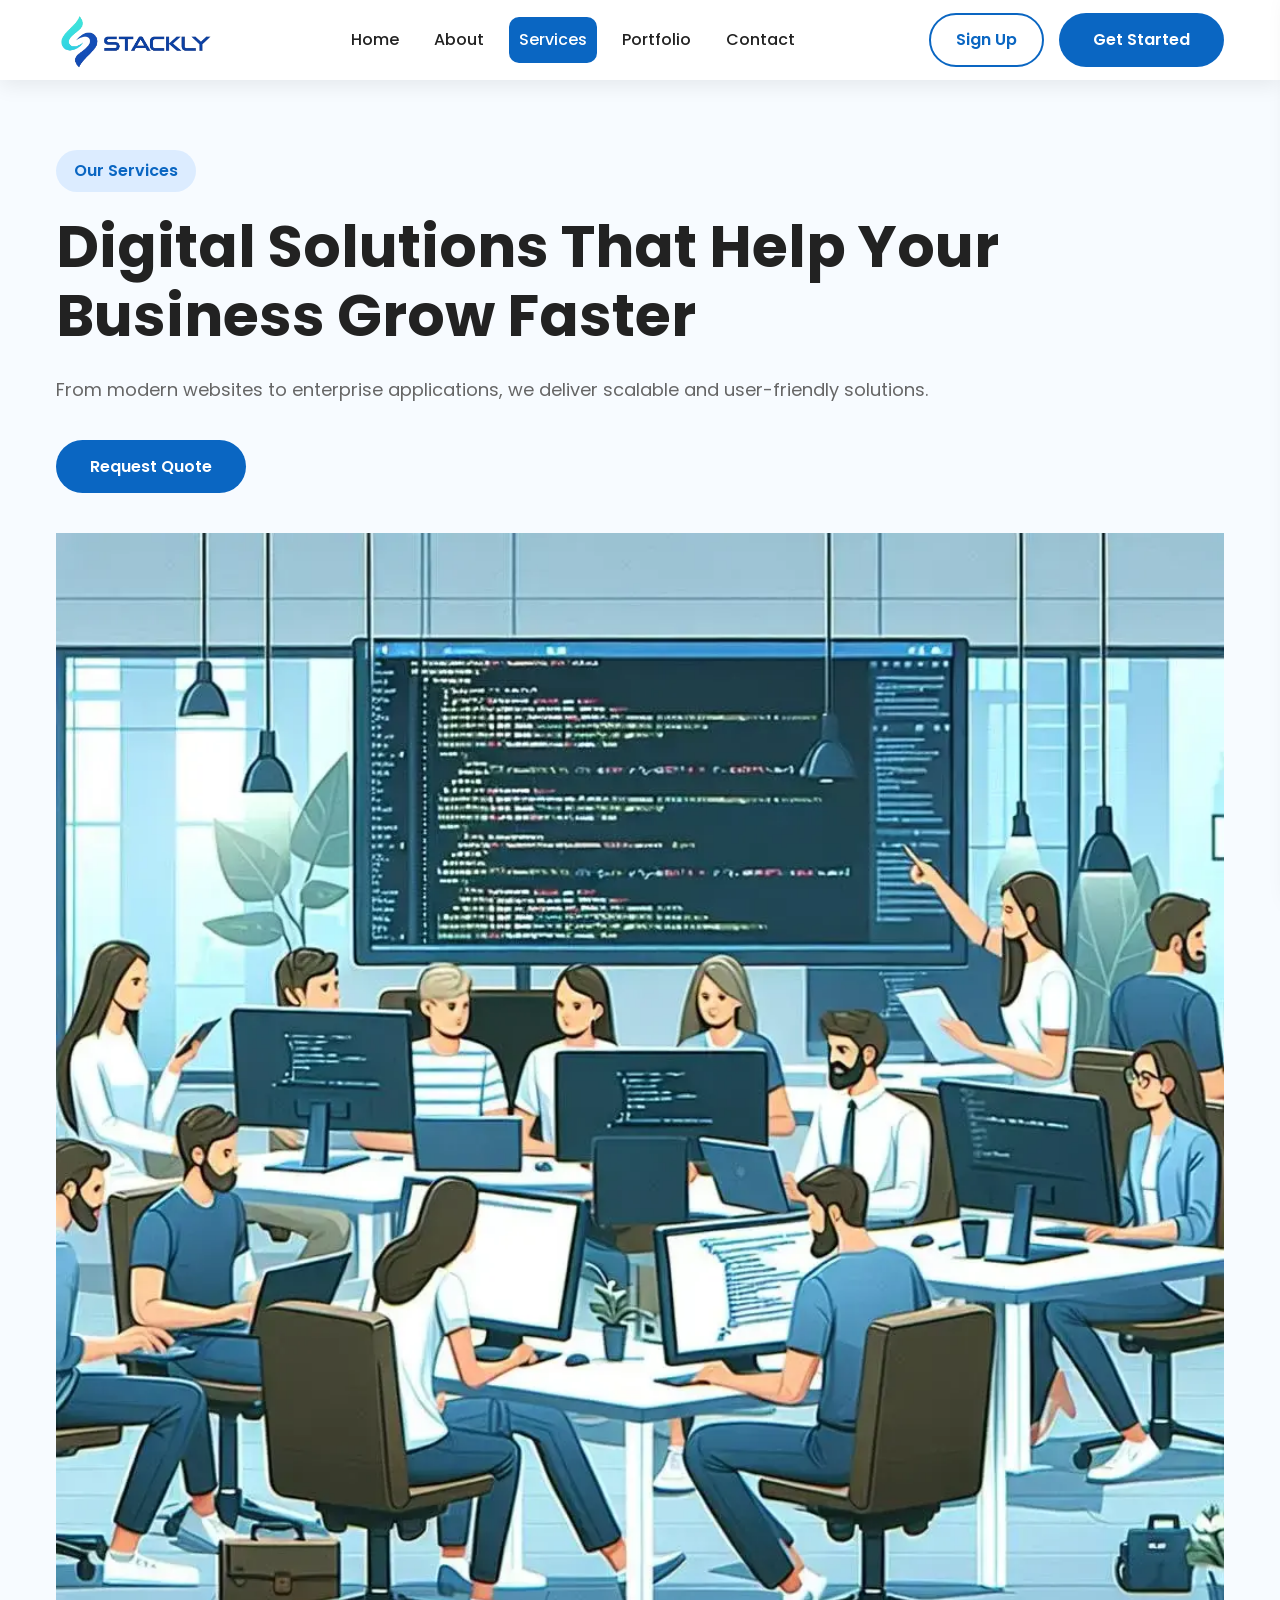
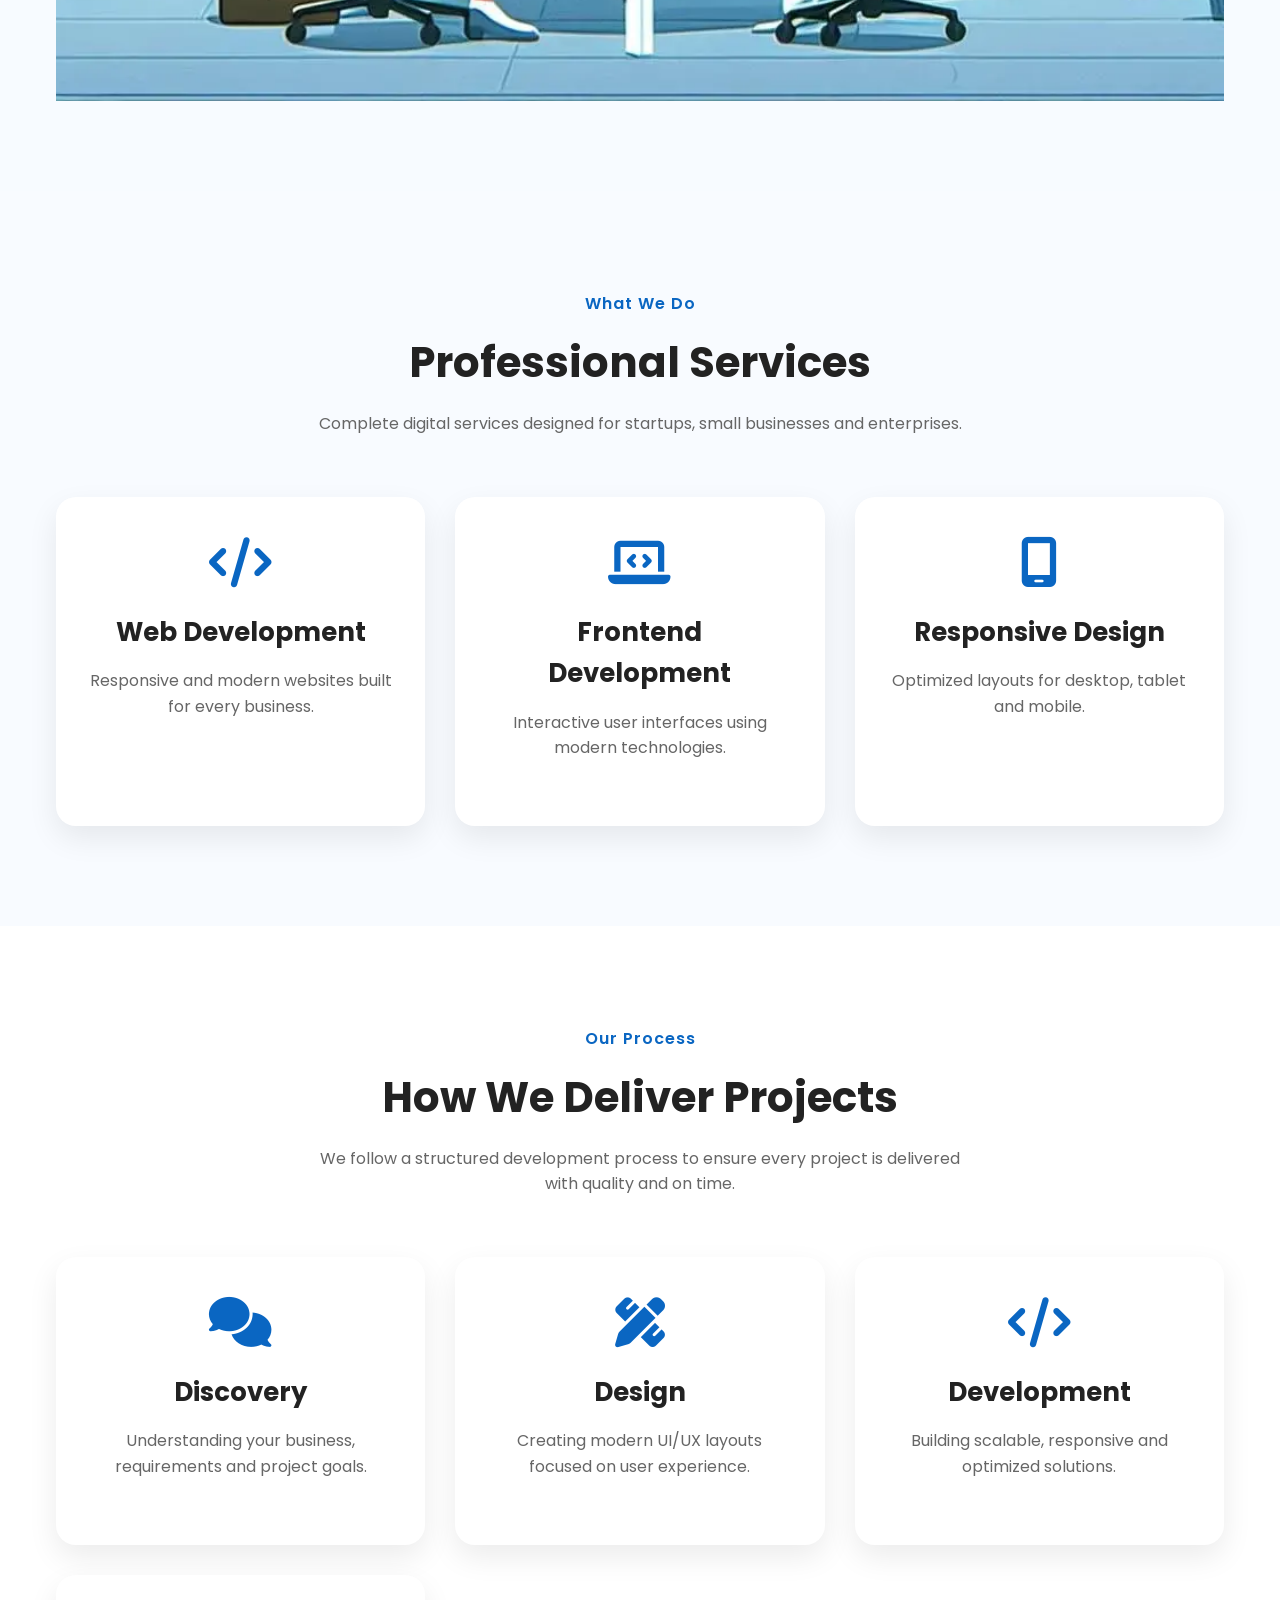
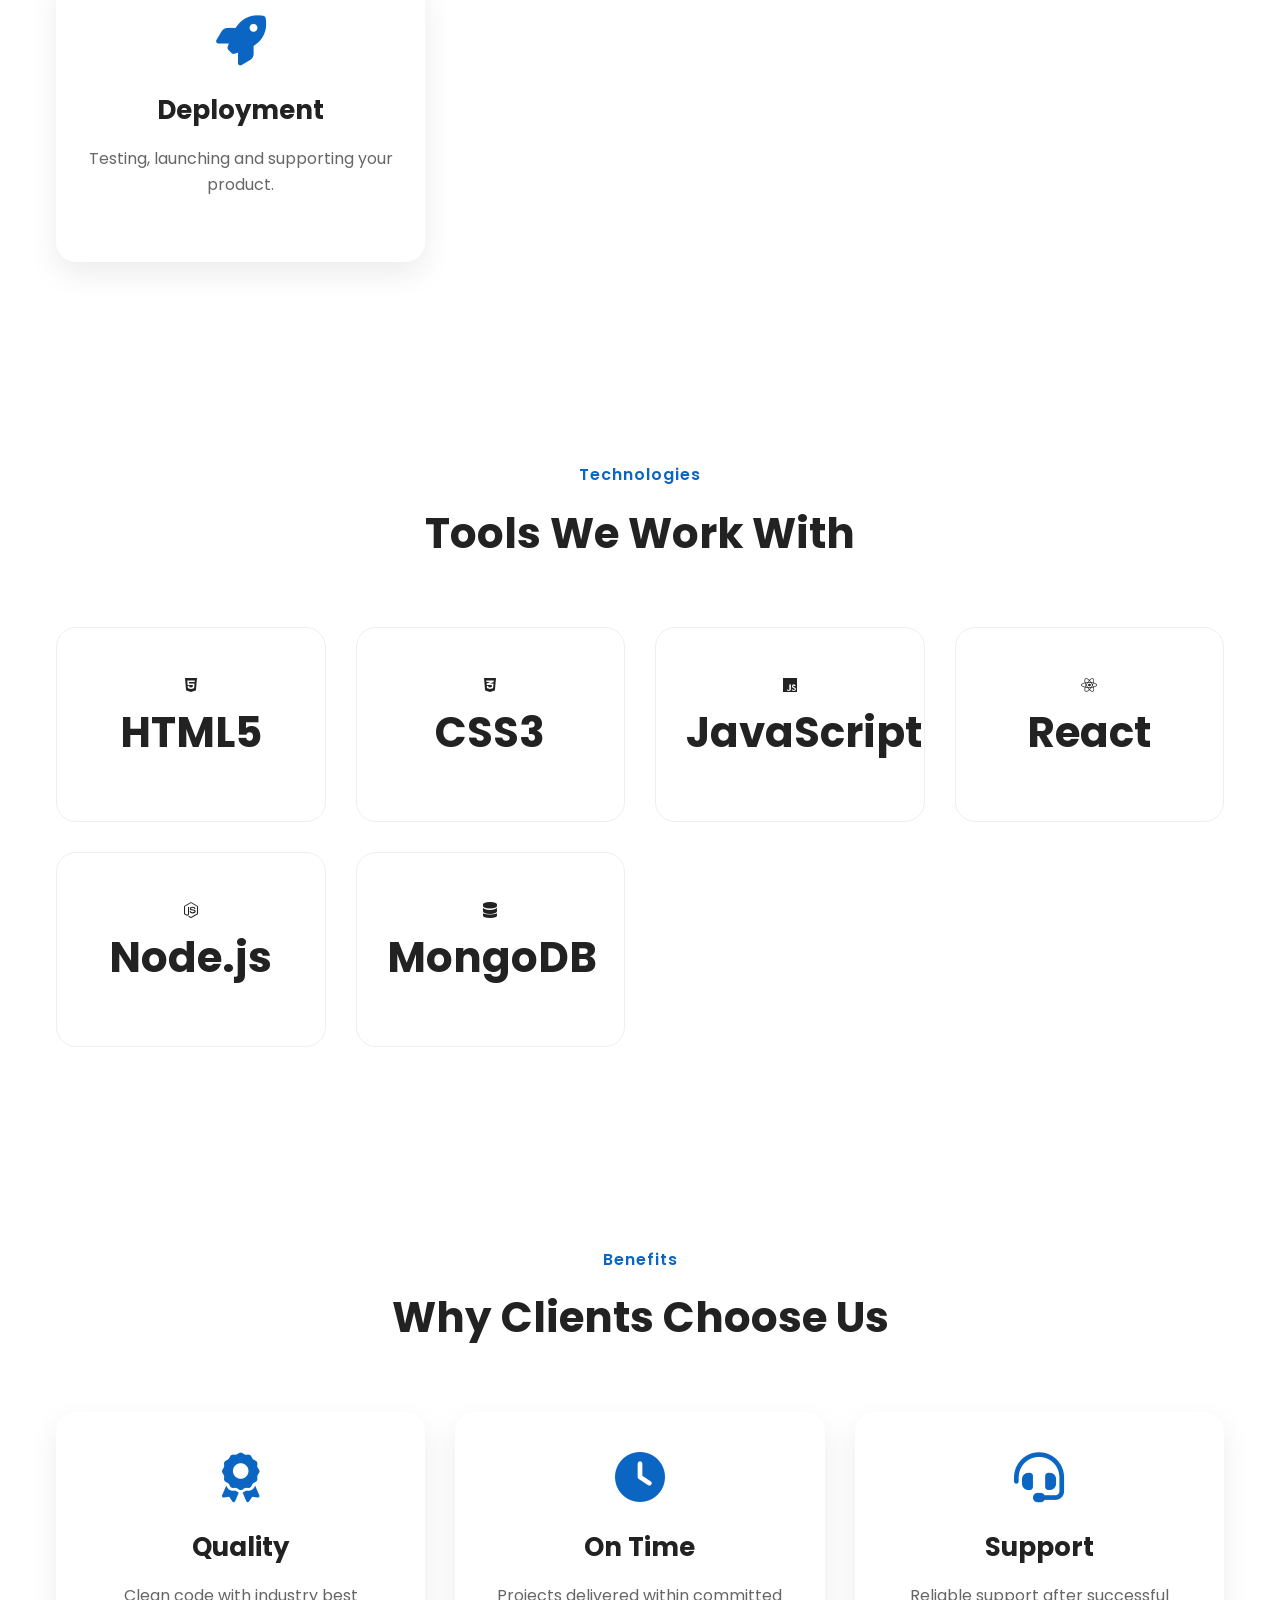
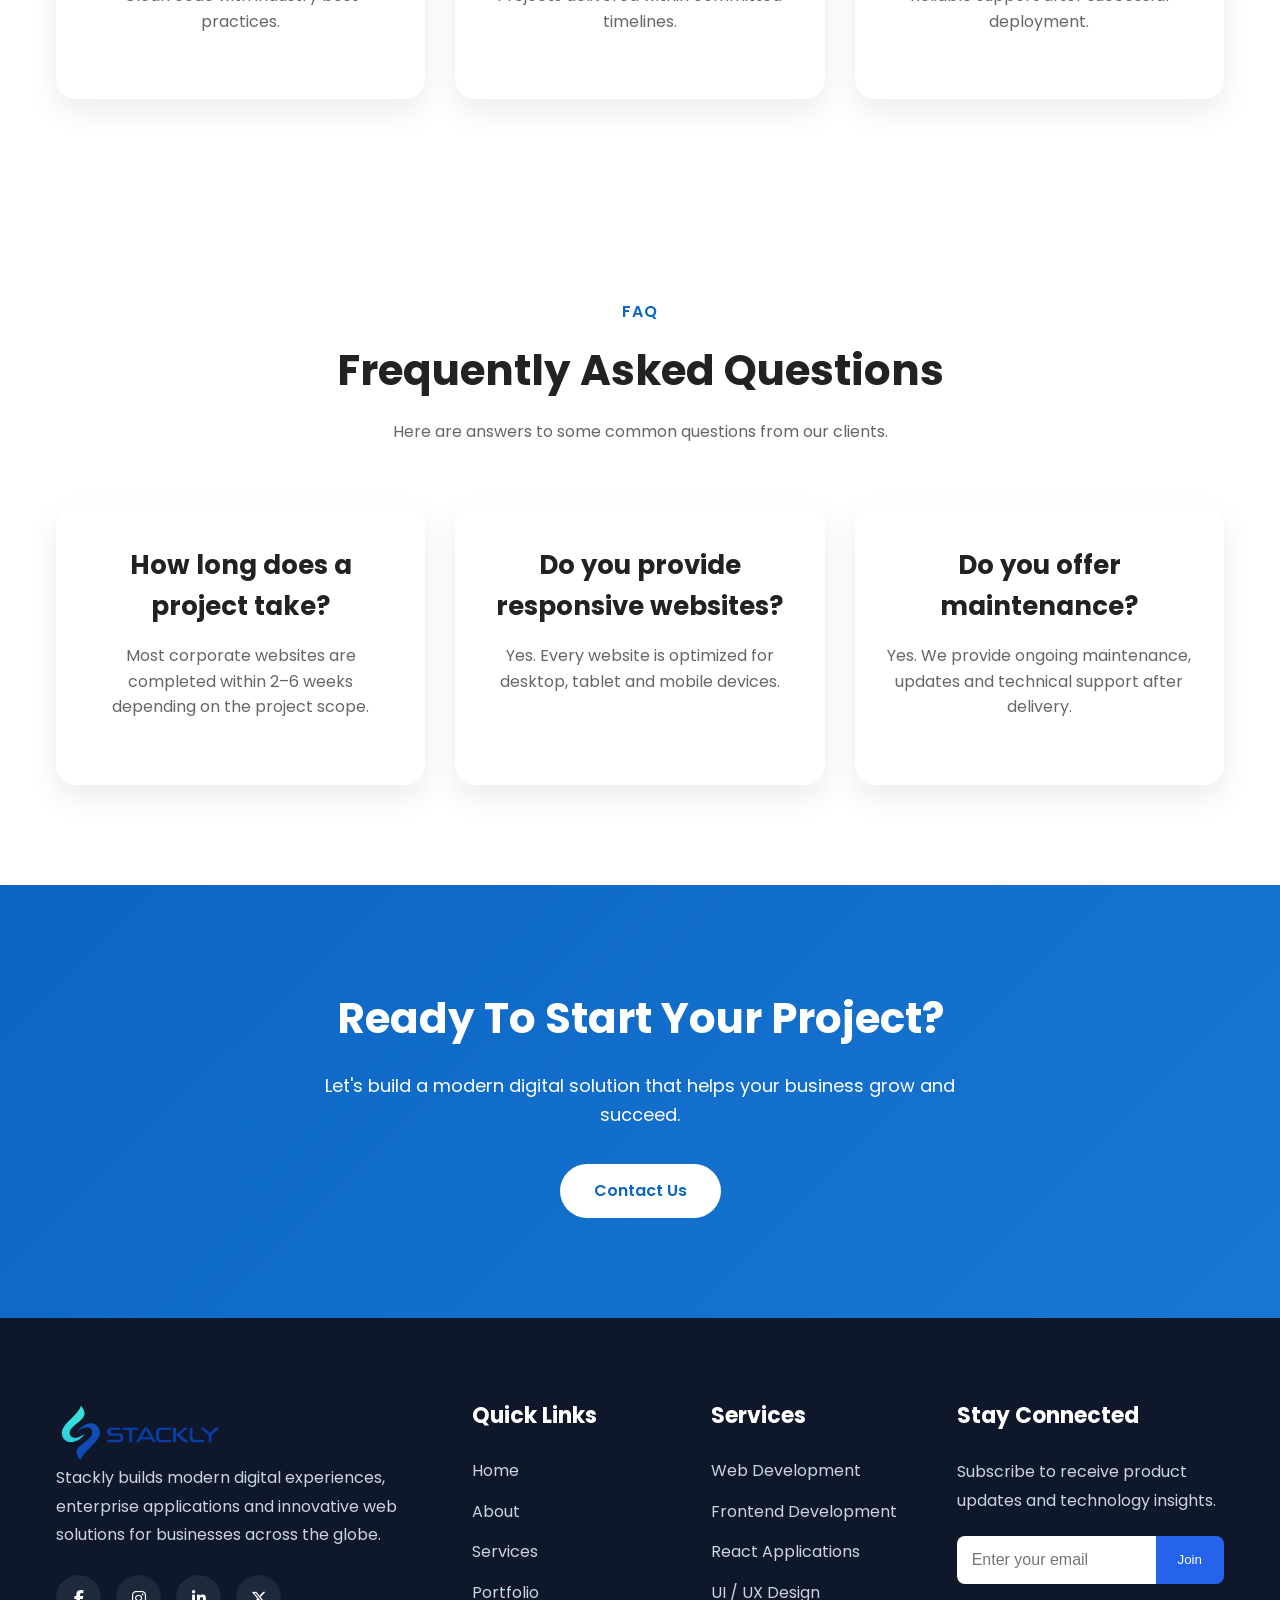
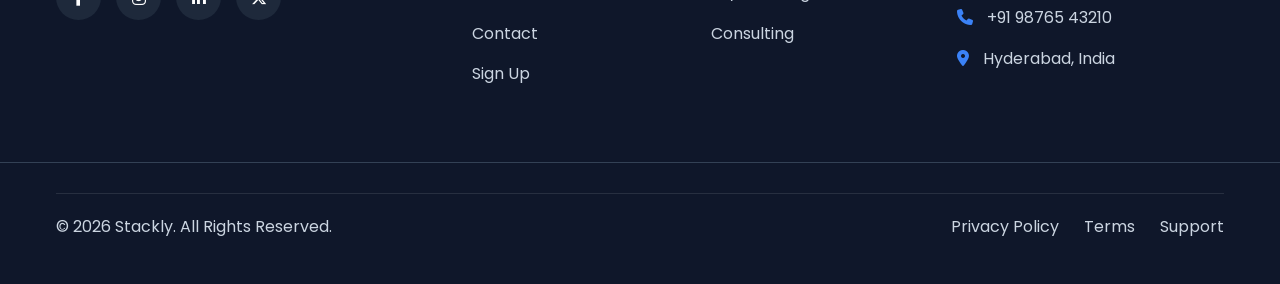
<file: services.html>
<!doctype html>
<html lang="en">
  <head>
    <meta charset="UTF-8" />

    <meta name="viewport" content="width=device-width, initial-scale=1.0" />

    <title>Services | Stackly</title>

    <meta
      name="description"
      content="Explore Stackly's professional web development, UI/UX and digital services."
    />

    <meta
      name="keywords"
      content="Services, Web Development, UI UX, Corporate"
    />

    <link
      href="https://fonts.googleapis.com/css2?family=Poppins:wght@300;400;500;600;700&display=swap"
      rel="stylesheet"
    />

    <link
      rel="stylesheet"
      href="https://cdnjs.cloudflare.com/ajax/libs/font-awesome/6.7.2/css/all.min.css"
    />

    <link href="https://unpkg.com/aos@2.3.4/dist/aos.css" rel="stylesheet" />

    <link rel="stylesheet" href="css/style.css" />
  </head>

  <body>
    <!--================ HEADER =================-->

    <header class="header">
      <div class="container navbar">
        <div class="logo">
          <a href="index.html">
            <img src="images/stackly-logo (1).webp" alt="stackly-logo" />
          </a>
        </div>

        <ul class="nav-links">
          <li><a href="index.html">Home</a></li>

          <li><a href="about.html">About</a></li>

          <li><a class="active" href="services.html">Services</a></li>

          <li><a href="portfolio.html">Portfolio</a></li>

          <li><a href="contact.html">Contact</a></li>
        </ul>

        <div class="nav-buttons">
          <a href="signup.html" class="login-btn"> Sign Up </a>

          <a href="404.html" class="primary-btn"> Get Started </a>
        </div>

        <div class="menu-btn" id="navMenuToggle">
          <i class="fa-solid fa-bars"></i>
        </div>
      </div>

      <div class="mobile-menu" id="navMobileMenu">
        <div class="mobile-header">
          <img src="images/stackly-logo (1).webp" alt="Stackly" />

          <button id="closeMenu">
            <i class="fa-solid fa-xmark"></i>
          </button>
        </div>

        <hr />

        <ul>
          <li><a href="index.html">Home</a></li>
          <li><a href="about.html">About</a></li>
          <li><a href="services.html" class="active">Services</a></li>
          <li><a href="portfolio.html">Portfolio</a></li>
          <li><a href="contact.html">Contact</a></li>
          <li><a href="signup.html">Sign Up</a></li>
        </ul>

        <a href="404.html" class="mobile-btn">Get Started</a>
      </div>

      <div class="mobile-overlay" id="mobileOverlay"></div>
    </header>

    <!--================ HERO =================-->

    <section class="hero">
      <div class="container hero-container">
        <div data-aos="fade-right">
          <span class="hero-tag"> Our Services </span>

          <h1>Digital Solutions That Help Your Business Grow Faster</h1>

          <p>
            From modern websites to enterprise applications, we deliver scalable
            and user-friendly solutions.
          </p>

          <a href="404.html" class="primary-btn"> Request Quote </a>
        </div>

        <div data-aos="fade-left">
          <img src="images/services/services-hero.webp" alt="Services" />
        </div>
      </div>
    </section>

    <!--================ SERVICES =================-->

    <section class="services section">
      <div class="container">
        <div class="section-heading">
          <span class="section-subtitle"> What We Do </span>

          <h2>Professional Services</h2>

          <p>
            Complete digital services designed for startups, small businesses
            and enterprises.
          </p>
        </div>

        <div class="service-grid">
          <div class="service-card" data-aos="zoom-in">
            <i class="fa-solid fa-code"></i>

            <h3>Web Development</h3>

            <p>Responsive and modern websites built for every business.</p>
          </div>

          <div class="service-card" data-aos="zoom-in" data-aos-delay="150">
            <i class="fa-solid fa-laptop-code"></i>

            <h3>Frontend Development</h3>

            <p>Interactive user interfaces using modern technologies.</p>
          </div>

          <div class="service-card" data-aos="zoom-in" data-aos-delay="300">
            <i class="fa-solid fa-mobile-screen"></i>

            <h3>Responsive Design</h3>

            <p>Optimized layouts for desktop, tablet and mobile.</p>
          </div>
        </div>
      </div>
    </section>

    <!--================ DEVELOPMENT PROCESS =================-->

    <section class="section">
      <div class="container">
        <div class="section-heading" data-aos="fade-up">
          <span class="section-subtitle"> Our Process </span>

          <h2>How We Deliver Projects</h2>

          <p>
            We follow a structured development process to ensure every project
            is delivered with quality and on time.
          </p>
        </div>

        <div class="service-grid">
          <div class="service-card" data-aos="fade-up">
            <i class="fa-solid fa-comments"></i>

            <h3>Discovery</h3>

            <p>Understanding your business, requirements and project goals.</p>
          </div>

          <div class="service-card" data-aos="fade-up" data-aos-delay="150">
            <i class="fa-solid fa-pen-ruler"></i>

            <h3>Design</h3>

            <p>Creating modern UI/UX layouts focused on user experience.</p>
          </div>

          <div class="service-card" data-aos="fade-up" data-aos-delay="300">
            <i class="fa-solid fa-code"></i>

            <h3>Development</h3>

            <p>Building scalable, responsive and optimized solutions.</p>
          </div>

          <div class="service-card" data-aos="fade-up" data-aos-delay="450">
            <i class="fa-solid fa-rocket"></i>

            <h3>Deployment</h3>

            <p>Testing, launching and supporting your product.</p>
          </div>
        </div>
      </div>
    </section>

    <!--================ TECHNOLOGIES =================-->

    <section class="why section">
      <div class="container">
        <div class="section-heading" data-aos="fade-up">
          <span class="section-subtitle"> Technologies </span>

          <h2>Tools We Work With</h2>
        </div>

        <div class="why-grid">
          <div class="why-card">
            <i class="fa-brands fa-html5"></i>

            <h3>HTML5</h3>
          </div>

          <div class="why-card">
            <i class="fa-brands fa-css3-alt"></i>

            <h3>CSS3</h3>
          </div>

          <div class="why-card">
            <i class="fa-brands fa-js"></i>

            <h3>JavaScript</h3>
          </div>

          <div class="why-card">
            <i class="fa-brands fa-react"></i>

            <h3>React</h3>
          </div>

          <div class="why-card">
            <i class="fa-brands fa-node-js"></i>

            <h3>Node.js</h3>
          </div>

          <div class="why-card">
            <i class="fa-solid fa-database"></i>

            <h3>MongoDB</h3>
          </div>
        </div>
      </div>
    </section>

    <!--================ WHY CHOOSE US =================-->

    <section class="section">
      <div class="container">
        <div class="section-heading">
          <span class="section-subtitle"> Benefits </span>

          <h2>Why Clients Choose Us</h2>
        </div>

        <div class="service-grid">
          <div class="service-card">
            <i class="fa-solid fa-award"></i>

            <h3>Quality</h3>

            <p>Clean code with industry best practices.</p>
          </div>

          <div class="service-card">
            <i class="fa-solid fa-clock"></i>

            <h3>On Time</h3>

            <p>Projects delivered within committed timelines.</p>
          </div>

          <div class="service-card">
            <i class="fa-solid fa-headset"></i>

            <h3>Support</h3>

            <p>Reliable support after successful deployment.</p>
          </div>
        </div>
      </div>
    </section>

    <!--================ FAQ =================-->

    <section class="section">
      <div class="container">
        <div class="section-heading" data-aos="fade-up">
          <span class="section-subtitle"> FAQ </span>

          <h2>Frequently Asked Questions</h2>

          <p>Here are answers to some common questions from our clients.</p>
        </div>

        <div class="service-grid">
          <div class="service-card" data-aos="fade-up">
            <h3>How long does a project take?</h3>

            <p>
              Most corporate websites are completed within 2–6 weeks depending
              on the project scope.
            </p>
          </div>

          <div class="service-card" data-aos="fade-up" data-aos-delay="150">
            <h3>Do you provide responsive websites?</h3>

            <p>
              Yes. Every website is optimized for desktop, tablet and mobile
              devices.
            </p>
          </div>

          <div class="service-card" data-aos="fade-up" data-aos-delay="300">
            <h3>Do you offer maintenance?</h3>

            <p>
              Yes. We provide ongoing maintenance, updates and technical support
              after delivery.
            </p>
          </div>
        </div>
      </div>
    </section>

    <!--================ CTA =================-->

    <section class="cta section">
      <div class="container">
        <h2 data-aos="fade-up">Ready To Start Your Project?</h2>

        <p data-aos="fade-up" data-aos-delay="150">
          Let's build a modern digital solution that helps your business grow
          and succeed.
        </p>

        <a
          href="404.html"
          class="primary-btn"
          data-aos="zoom-in"
          data-aos-delay="300"
        >
          Contact Us
        </a>
      </div>
    </section>

    <!--================ FOOTER =================-->

    <footer class="footer">
      <div class="container footer-grid">
        <!--================ COMPANY =================-->

        <div class="footer-col company">
          <div class="footer-logo">
            <img src="images/stackly-logo (1).webp" alt="Stackly Logo" />
          </div>

          <p>
            Stackly builds modern digital experiences, enterprise applications
            and innovative web solutions for businesses across the globe.
          </p>

          <div class="social-links">
            <a href="404.html"><i class="fab fa-facebook-f"></i></a>

            <a href="404.html"><i class="fab fa-instagram"></i></a>

            <a href="404.html"><i class="fab fa-linkedin-in"></i></a>

            <a href="404.html"><i class="fab fa-x-twitter"></i></a>
          </div>
        </div>

        <!--================ QUICK LINKS =================-->

        <div class="footer-col">
          <h3>Quick Links</h3>

          <ul>
            <li><a href="index.html">Home</a></li>

            <li><a href="about.html">About</a></li>

            <li><a href="services.html" class="active">Services</a></li>

            <li><a href="portfolio.html">Portfolio</a></li>

            <li><a href="contact.html">Contact</a></li>

            <li><a href="signup.html">Sign Up</a></li>
          </ul>
        </div>

        <!--================ SERVICES =================-->

        <div class="footer-col">
          <h3>Services</h3>

          <ul>
            <li><a href="404.html">Web Development</a></li>

            <li><a href="404.html">Frontend Development</a></li>

            <li><a href="404.html">React Applications</a></li>

            <li><a href="404.html">UI / UX Design</a></li>

            <li><a href="404.html">Consulting</a></li>
          </ul>
        </div>

        <!--================ NEWSLETTER =================-->

        <div class="footer-col">
          <h3>Stay Connected</h3>

          <p>Subscribe to receive product updates and technology insights.</p>

          <form class="newsletter" id="newsletterForm">
            <input
              type="email"
              id="newsletterEmail"
              placeholder="Enter your email"
            />

            <button type="submit" class="join-btn">Join</button>
          </form>
          <p id="newsletterError" class="newsletter-error"></p>

          <div class="footer-contact">
            <p>
              <i class="fa-solid fa-phone"></i>

              +91 98765 43210
            </p>

            <p>
              <i class="fa-solid fa-location-dot"></i>

              Hyderabad, India
            </p>
          </div>
        </div>
      </div>

      <hr />
      <div class="container">
        <div class="footer-bottom">
          <p>© 2026 Stackly. All Rights Reserved.</p>

          <div class="footer-bottom-links">
            <a href="404.html"> Privacy Policy </a>

            <a href="404.html"> Terms </a>

            <a href="404.html"> Support </a>
          </div>
        </div>
      </div>
    </footer>

    <!--================ AOS =================-->

    <script src="https://unpkg.com/aos@2.3.4/dist/aos.js"></script>

    <script>
      AOS.init({
        duration: 1000,

        once: true,

        offset: 120,
      });
    </script>

    <script src="js/script.js"></script>
  </body>
</html>
</file>
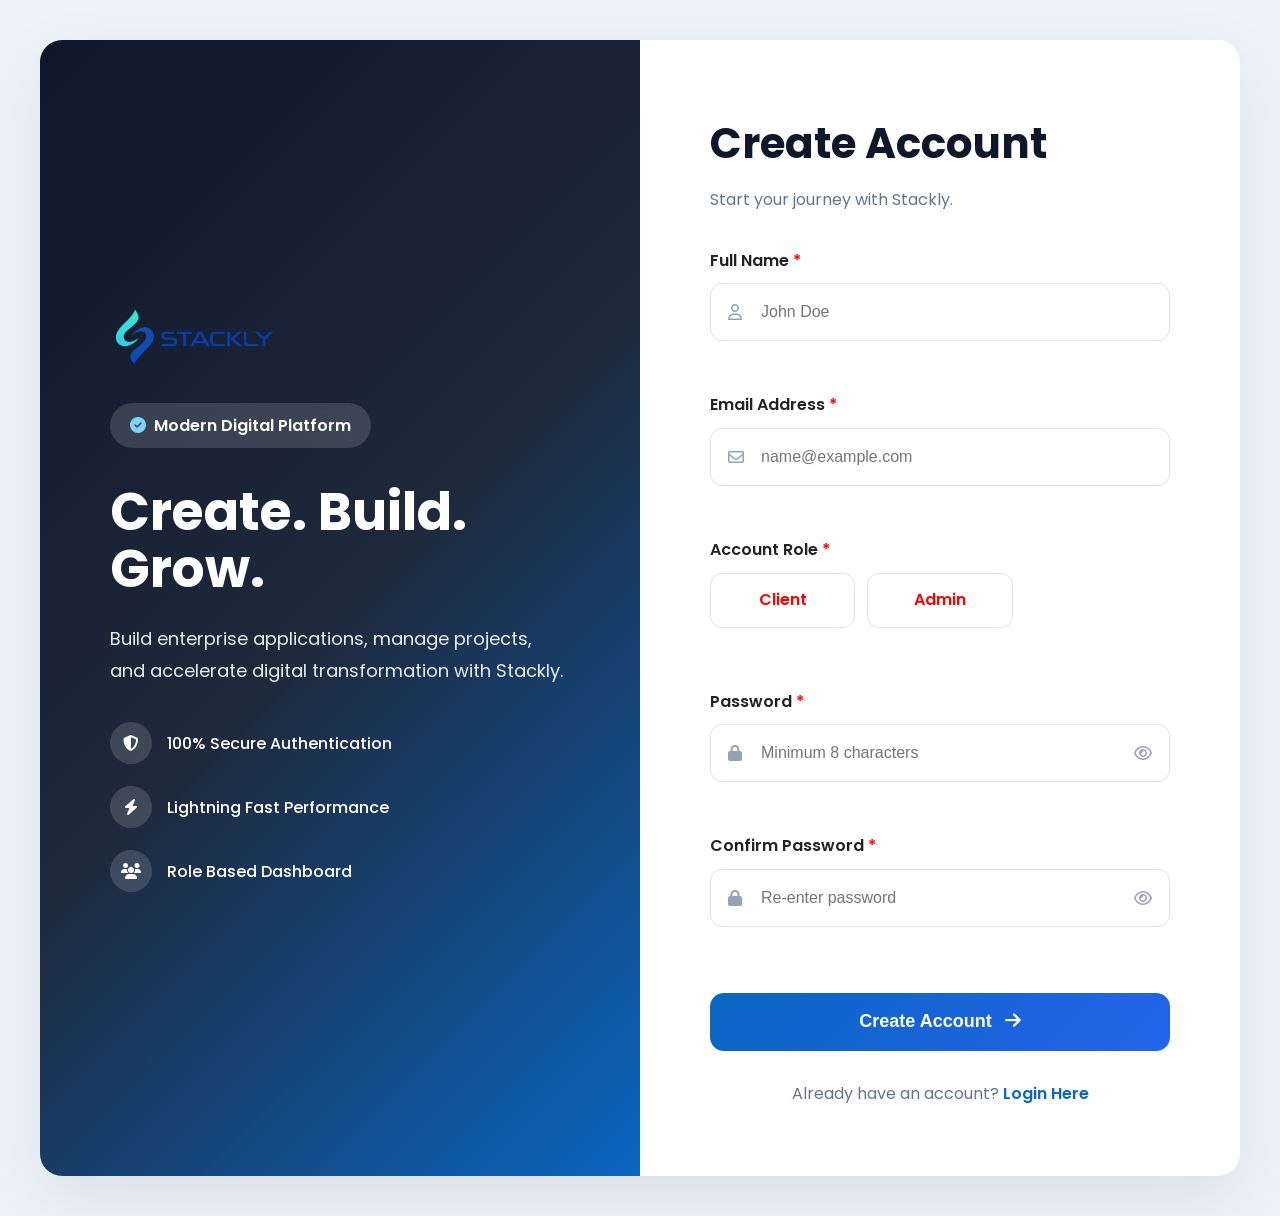
<file: signup.html>
<!doctype html>
<html lang="en">
  <head>
    <meta charset="UTF-8" />

    <meta name="viewport" content="width=device-width, initial-scale=1.0" />

    <title>Signup | Stackly</title>

    <meta name="description" content="Create your Stackly account" />

    <meta name="keywords" content="Signup, Register, Stackly" />

    <link rel="stylesheet" href="css/style.css" />

    <link rel="stylesheet" href="css/auth.css" />

    <link
      rel="stylesheet"
      href="https://cdnjs.cloudflare.com/ajax/libs/font-awesome/6.6.0/css/all.min.css"
    />

    <link href="https://unpkg.com/aos@2.3.4/dist/aos.css" rel="stylesheet" />
  </head>

  <body>
    <section class="auth">
      <div class="auth-container">
        <!-- LEFT PANEL -->

        <div class="auth-left" data-aos="fade-right">
          <div class="auth-overlay">
            <img src="images/stackly-logo (1).webp" class="auth-logo" alt="Stackly Logo" />

            <span class="badge">
              <i class="fa-solid fa-circle-check"></i>

              Modern Digital Platform
            </span>

            <h1>Create. Build. Grow.</h1>

            <p>
              Build enterprise applications, manage projects, and accelerate
              digital transformation with Stackly.
            </p>

            <div class="feature">
              <i class="fa-solid fa-shield-halved"></i>

              <span> 100% Secure Authentication </span>
            </div>

            <div class="feature">
              <i class="fa-solid fa-bolt"></i>

              <span> Lightning Fast Performance </span>
            </div>

            <div class="feature">
              <i class="fa-solid fa-users"></i>

              <span> Role Based Dashboard </span>
            </div>
          </div>
        </div>

        <!-- RIGHT PANEL -->

        <div class="auth-right" data-aos="fade-left">
          <h2>Create Account</h2>

          <p>Start your journey with Stackly.</p>

          <form id="signupForm" novalidate>
            <!-- FULL NAME -->

            <div class="form-group">
              <label>
                Full Name

                <span>*</span>
              </label>

              <div class="input-box">
                <i class="fa-regular fa-user"></i>

                <input type="text" id="fullName" placeholder="John Doe" />
              </div>

              <small class="error" id="nameError"></small>
            </div>

            <!-- EMAIL -->

            <div class="form-group">
              <label>
                Email Address

                <span>*</span>
              </label>

              <div class="input-box">
                <i class="fa-regular fa-envelope"></i>

                <input type="email" id="email" placeholder="name@example.com" />
              </div>

              <small class="error" id="emailError"></small>
            </div>

            <!-- ROLE -->

            <div class="form-group">
              <label>
                Account Role

                <span>*</span>
              </label>

              <div class="role-selector">
                <label>
                  <input type="radio" name="role" value="Client" />

                <span>  Client</span>
                </label>

                <label>
                  <input type="radio" name="role" value="Admin" />

                 <span>  Admin</span>
                </label>
              </div>

              <small class="error" id="roleError"></small>
            </div>

            <!-- PASSWORD -->

            <div class="form-group">
              <label>
                Password

                <span>*</span>
              </label>

              <div class="input-box">
                <i class="fa-solid fa-lock"></i>

                <input
                  type="password"
                  id="password"
                  placeholder="Minimum 8 characters"
                />

                <i
                  class="fa-regular fa-eye toggle-password"
                  data-target="password"
                ></i>
              </div>

              <small class="error" id="passwordError"></small>
            </div>

            <!-- CONFIRM PASSWORD -->

            <div class="form-group">
              <label>
                Confirm Password

                <span>*</span>
              </label>

              <div class="input-box">
                <i class="fa-solid fa-lock"></i>

                <input
                  type="password"
                  id="confirmPassword"
                  placeholder="Re-enter password"
                />

                <i
                  class="fa-regular fa-eye toggle-password"
                  data-target="confirmPassword"
                ></i>
              </div>

              <small class="error" id="confirmPasswordError"></small>
            </div>

            <button type="submit" class="auth-btn">
              Create Account

              <i class="fa-solid fa-arrow-right"></i>
            </button>

            <p class="switch-page">
              Already have an account?

              <a href="login.html"> Login Here </a>
            </p>
          </form>
        </div>
      </div>
    </section>

    <div id="toastContainer"></div>

    <script src="https://unpkg.com/aos@2.3.4/dist/aos.js"></script>

    <script>
      AOS.init({
        duration: 900,

        once: true,
      });
    </script>

    <script src="js/auth.js"></script>
  </body>
</html>
</file>
<file: css/style.css>
/*======================================
  GOOGLE FONT
======================================*/

@import url("https://fonts.googleapis.com/css2?family=Poppins:wght@300;400;500;600;700;800&display=swap");

/*======================================
  RESET
======================================*/

* {
  margin: 0;
  padding: 0;
  box-sizing: border-box;
}

html {
  scroll-behavior: smooth;
}

body {
  font-family: "Poppins", sans-serif;
  background: #ffffff;
  color: #222;
  overflow-x: hidden;
  line-height: 1.6;
}

img {
  width: 100%;
  display: block;
}

a {
  text-decoration: none;
}

ul {
  list-style: none;
}

/*======================================
  COMMON
======================================*/

.container {
  width: 100%;

  max-width: 1200px;

  margin: 0 auto;

  padding: 0 16px;
}

.section {
  padding: 100px 0;
}

.section-subtitle {
  color: #0a66c2;

  font-weight: 600;

  letter-spacing: 1px;

  margin-bottom: 12px;

  display: inline-block;
}

.section-heading {
  text-align: center;

  margin-bottom: 60px;
}

.section-heading h2 {
  font-size: 42px;

  margin-bottom: 15px;
}

.section-heading p {
  max-width: 650px;

  margin: auto;

  color: #666;
}

/*======================================
 BUTTONS
======================================*/

.primary-btn {
  display: inline-block;

  padding: 14px 34px;

  background: #0a66c2;

  color: #fff;

  border-radius: 40px;

  font-weight: 600;
  border: none;
  transition: 0.35s;
}

.primary-btn:hover {
  background: #084d92;

  transform: translateY(-4px);

  box-shadow: 0 15px 35px rgba(10, 102, 194, 0.3);
}

.secondary-btn {
  display: inline-block;

  padding: 14px 34px;

  border: 2px solid #0a66c2;

  color: #0a66c2;

  border-radius: 40px;

  font-weight: 600;

  margin-left: 15px;

  transition: 0.35s;
}

.secondary-btn:hover {
  background: #0a66c2;

  color: #fff;
}

/*======================================
 HEADER
======================================*/

.header {
  position: fixed;

  top: 0;

  left: 0;

  width: 100%;

  background: #fff;

  box-shadow: 0 5px 20px rgba(0, 0, 0, 0.08);

  z-index: 1000;
}

.navbar {
  height: 80px;

  display: flex;

  align-items: center;

  justify-content: space-between;
}

.logo a {
  font-size: 28px;

  font-weight: 700;

  color: #0a66c2;
}

.nav-links {
  display: flex;

  gap: 15px;
}

.nav-links a {
  display: flex;
  padding: 10px;
  color: #222;

  font-weight: 500;

  position: relative;

  /* transition:color 0.3s, */
}

.nav-links a.active {
  color: #fff;
  background: #0a66c2;
  border-radius: 10px;
}

.nav-links a:hover {
  left: 0;

  /* width: 100px; */

  /* height: 50px; */

  background: #2dd4f1;
  color: #fff;
  border-radius: 10px;
}

.nav-buttons {
  display: flex;

  gap: 15px;
}

.login-btn {
  padding: 12px 25px;

  border: 2px solid #0a66c2;

  border-radius: 40px;

  color: #0a66c2;

  font-weight: 600;

  transition: 0.3s;
}

.login-btn:hover {
  background: #0a66c2;

  color: #fff;
}

.menu-btn {
  display: none;

  font-size: 28px;
}

/*======================================
 HERO
======================================*/

.hero {
  padding-top: 150px;

  padding-bottom: 90px;

  background: #f7fbff;
}

.hero-container {
  display: grid;

  grid-template-columns: repeat(auto-fit, minmax(420px, 1fr));

  gap: 60px;

  align-items: center;
}

.hero-tag {
  display: inline-block;

  background: #dcecff;

  color: #0a66c2;

  padding: 8px 18px;

  border-radius: 40px;

  margin-bottom: 20px;

  font-weight: 600;
}

.hero h1 {
  font-size: 58px;

  line-height: 1.2;

  margin-bottom: 25px;
}

.hero p {
  color: #666;

  margin-bottom: 35px;

  font-size: 18px;
}

.hero-image img {
  animation: float 4s ease-in-out infinite;
}

@keyframes float {
  0% {
    transform: translateY(0);
  }

  50% {
    transform: translateY(-15px);
  }

  100% {
    transform: translateY(0);
  }
}

/* ================== */

/*======================================
 ABOUT
======================================*/

.about {
  background: #fff;
}

.about-container {
  display: grid;

  grid-template-columns: repeat(auto-fit, minmax(420px, 1fr));

  gap: 60px;

  align-items: center;
}

.about-image {
  overflow: hidden;

  border-radius: 20px;
}

.about-image img {
  border-radius: 20px;

  transition: 0.5s;
}

.about-image:hover img {
  transform: scale(1.08);
}

.about-content h2 {
  font-size: 42px;

  margin: 15px 0 25px;
}

.about-content p {
  color: #666;

  margin-bottom: 25px;
}

.about-list {
  margin-bottom: 35px;
}

.about-list li {
  display: flex;

  align-items: center;

  gap: 12px;

  margin-bottom: 18px;

  font-size: 17px;
}

.about-list i {
  color: #0a66c2;

  font-size: 20px;
}

/*======================================
 SERVICES
======================================*/

.services {
  background: #f8fbff;
}

.service-grid {
  display: grid;

  grid-template-columns: repeat(auto-fit, minmax(320px, 1fr));

  gap: 30px;
}

.service-card {
  background: #fff;

  padding: 40px 30px;

  border-radius: 20px;

  text-align: center;

  box-shadow: 0 12px 30px rgba(0, 0, 0, 0.08);

  transition: 0.4s;
}

.service-card:hover {
  transform: translateY(-12px);

  box-shadow: 0 25px 40px rgba(0, 0, 0, 0.15);
}

.service-card i {
  font-size: 50px;

  color: #0a66c2;

  margin-bottom: 25px;
}

.service-card h3 {
  margin-bottom: 15px;

  font-size: 26px;
}

.service-card p {
  color: #666;

  margin-bottom: 25px;
}

.service-card a {
  color: #0a66c2;

  font-weight: 600;

  transition: 0.3s;
}

.service-card a:hover {
  letter-spacing: 1px;
}

/*======================================
 WHY CHOOSE US
======================================*/

.why {
  background: #fff;
}

.why-grid {
  display: grid;

  grid-template-columns: repeat(auto-fit, minmax(250px, 1fr));

  gap: 30px;
}

.why-card {
  background: #fff;

  padding: 45px 30px;

  text-align: center;

  border-radius: 20px;

  border: 1px solid #eee;

  transition: 0.35s;
}

.why-card:hover {
  background: #0a66c2;

  color: #fff;

  transform: translateY(-10px);
}

.why-card h3 {
  font-size: 42px;

  margin-bottom: 10px;
}

.why-card p {
  font-size: 18px;
}

/*======================================
 COMMON HOVER EFFECT
======================================*/

.service-card,
.why-card {
}

.service-card:hover i {
  transform: rotate(10deg) scale(1.1);

  transition: 0.3s;
}

.service-card i {
  transition: 0.3s;
}

/*======================================
 SECTION TITLE ANIMATION
======================================*/

.section-heading h2 {
  transition: 0.3s;
}

.section-heading:hover h2 {
  color: #0a66c2;
}

/* ======================= */

/*======================================
PORTFOLIO
======================================*/

.portfolio {
  background: #f8fbff;
}

.portfolio-grid {
  display: grid;

  grid-template-columns: repeat(auto-fit, minmax(340px, 1fr));

  gap: 30px;
}

.portfolio-card {
  background: #fff;

  border-radius: 20px;

  overflow: hidden;

  box-shadow: 0 12px 30px rgba(0, 0, 0, 0.08);

  transition: 0.4s;
}

.portfolio-card:hover {
  transform: translateY(-12px);

  box-shadow: 0 20px 45px rgba(0, 0, 0, 0.15);
}

.portfolio-card img {
  width: 100%;
  height: 320px;
  object-fit: cover;
  object-position: center top;
  display: block;
}

.portfolio-card:hover img {
  transform: scale(1.08);
}

.portfolio-content {
  padding: 25px;
}

.portfolio-content h3 {
  margin-bottom: 12px;

  font-size: 24px;
}

.portfolio-content p {
  color: #666;

  margin-bottom: 20px;
}

.portfolio-content a {
  color: #0a66c2;

  font-weight: 600;

  transition: 0.3s;
}

.portfolio-content a:hover {
  letter-spacing: 1px;
}

/*======================================
CTA
======================================*/

.cta {
  background: linear-gradient(135deg, #0a66c2, #1976d2);

  text-align: center;

  color: #fff;
}

.cta h2 {
  font-size: 42px;

  margin-bottom: 20px;
}

.cta p {
  max-width: 650px;

  margin: 0 auto 35px;

  font-size: 18px;
}

.cta .primary-btn {
  background: #fff;

  color: #0a66c2;
}

.cta .primary-btn:hover {
  background: #f3f3f3;
}

/*======================================
FOOTER
======================================*/

.footer {
  background: #0f172a;

  color: #fff;

  padding-top: 70px;
}

.footer-container {
  display: grid;

  grid-template-columns: repeat(auto-fit, minmax(240px, 1fr));

  gap: 40px;

  padding-bottom: 50px;
}

.footer-col h3 {
  margin-bottom: 20px;

  font-size: 22px;
}

.footer-col p {
  color: #cbd5e1;

  line-height: 1.8;
}

.footer-col ul li {
  margin-bottom: 12px;
}

.footer-col ul li a {
  color: #cbd5e1;

  transition: 0.3s;
}

.footer-col ul li a:hover {
  color: #fff;
  transform: translate(5px);
  /* padding-left: 6px; */
}

.social-links {
  display: flex;

  gap: 15px;

  margin-top: 20px;
}

.social-links a {
  width: 45px;

  height: 45px;

  border-radius: 50%;

  display: flex;

  align-items: center;

  justify-content: center;

  background: #1e293b;

  color: #fff;

  transition: 0.35s;
}

.social-links a:hover {
  background: #0a66c2;

  transform: translateY(-5px);
}

.footer-bottom {
  border-top: 1px solid rgba(255, 255, 255, 0.1);

  padding: 20px 0;

  text-align: center;

  color: #cbd5e1;
}

/*======================================
COMMON IMAGE EFFECT
======================================*/

img {
  transition: 0.4s;
}

img:hover {
  transform: scale(1.02);
}

/*======================================
SCROLLBAR
======================================*/

::-webkit-scrollbar {
  width: 10px;
}

::-webkit-scrollbar-track {
  background: #eee;
}

::-webkit-scrollbar-thumb {
  background: #0a66c2;

  border-radius: 20px;
}

::-webkit-scrollbar-thumb:hover {
  background: #084d92;
}

/* =============== */

/*======================================
RESPONSIVE - LARGE DEVICES
======================================*/

@media (max-width: 1200px) {
  .container {
    width: 92%;
  }

  .hero h1 {
    font-size: 50px;
  }

  .section-heading h2 {
    font-size: 38px;
  }
}

/*======================================
TABLET
======================================*/

@media (max-width: 992px) {
  .hero {
    padding-top: 130px;
  }

  .hero-container,
  .about-container {
    grid-template-columns: 1fr;

    text-align: center;
  }

  .hero-image {
    order: -1;
  }

  .about-list li {
    justify-content: center;
  }

  .nav-links {
    position: fixed;

    top: 80px;

    left: -100%;

    width: 100%;

    height: calc(100vh - 80px);

    background: #fff;

    flex-direction: column;

    justify-content: flex-start;

    align-items: center;

    padding-top: 60px;

    gap: 30px;

    transition: 0.4s;

    box-shadow: 0 10px 30px rgba(0, 0, 0, 0.08);
  }

  .nav-links.active {
    left: 0;
  }

  .menu-btn {
    display: block;
  }

  .nav-buttons {
    display: none;
  }
}

/*======================================
MOBILE
======================================*/

@media (max-width: 768px) {
  .section {
    padding: 70px 0;
  }

  .hero h1 {
    font-size: 38px;
  }

  .hero p {
    font-size: 16px;
  }

  .section-heading h2 {
    font-size: 32px;
  }

  .about-content h2 {
    font-size: 32px;
  }

  .hero-buttons {
    display: flex;

    flex-direction: column;

    gap: 15px;

    align-items: center;
  }

  .secondary-btn {
    margin-left: 0;
  }

  .portfolio-grid,
  .service-grid,
  .why-grid,
  .footer-container {
    grid-template-columns: 1fr;
  }

  .portfolio-card img {
    height: 220px;
  }

  .cta h2 {
    font-size: 32px;
  }

  .footer {
    text-align: center;
  }

  .social-links {
    justify-content: center;
  }
}
.hero-container,
.about-container {
  grid-template-columns: 1fr;

  gap: 40px;
}

/*======================================
SMALL MOBILE
======================================*/

@media (max-width: 576px) {
  .hero {
    padding-top: 120px;
  }

  .hero h1 {
    font-size: 30px;
  }

  .section-heading h2 {
    font-size: 28px;
  }

  .logo a {
    font-size: 24px;
  }

  .primary-btn,
  .secondary-btn,
  .login-btn {
    padding: 12px 22px;

    font-size: 15px;
  }

  .service-card,
  .why-card,
  .portfolio-card {
    border-radius: 16px;
  }
}

/*======================================
UTILITY CLASSES
======================================*/

.text-center {
  text-align: center;
}

.mt-1 {
  margin-top: 10px;
}

.mt-2 {
  margin-top: 20px;
}

.mt-3 {
  margin-top: 30px;
}

.mb-1 {
  margin-bottom: 10px;
}

.mb-2 {
  margin-bottom: 20px;
}

.mb-3 {
  margin-bottom: 30px;
}

/*======================================
SMOOTH TRANSITIONS
======================================*/

a,
button,
img,
.service-card,
.portfolio-card,
.why-card,
.primary-btn,
.secondary-btn {
  transition: all 0.35s ease;
}

/*======================================
FOCUS ACCESSIBILITY
======================================*/

a:focus,
button:focus {
  outline: 2px solid #0a66c2;

  outline-offset: 4px;

  border-radius: 6px;
}

/*================ FORM =================*/

form input,
form textarea {
  width: 100%;

  padding: 15px;

  border: 1px solid #ddd;

  border-radius: 10px;

  font-size: 16px;

  /* margin-top: 8px; */
}

form label {
  font-weight: 600;

  display: block;

  margin-bottom: 5px;
}

small {
  color: red;

  display: block;

  margin-top: 5px;

  min-height: 18px;
}

textarea {
  resize: vertical;
}

/* ====================== */

/*======================================
404 PAGE
======================================*/

.error-page {
  min-height: 100vh;

  display: flex;

  align-items: center;

  justify-content: center;

  background: #f8fbff;

  padding: 40px 0;
}

.error-container {
  display: grid;

  grid-template-columns: repeat(auto-fit, minmax(400px, 1fr));

  gap: 60px;

  align-items: center;
}

.error-image img {
  animation: float 4s ease-in-out infinite;
}

.error-content h1 {
  font-size: 140px;

  color: #0a66c2;

  line-height: 1;
}

.error-content h2 {
  font-size: 42px;

  margin: 20px 0;
}

.error-content p {
  color: #666;

  margin-bottom: 35px;

  font-size: 18px;
}

.error-buttons {
  display: flex;

  gap: 20px;

  flex-wrap: wrap;
}

@media (max-width: 768px) {
  .error-container {
    grid-template-columns: 1fr;

    text-align: center;
  }

  .error-buttons {
    justify-content: center;
  }

  .error-content h1 {
    font-size: 90px;
  }

  .error-content h2 {
    font-size: 32px;
  }
}

/* ================= */

/* Fix Portfolio Contact Button */

.service-card .primary-btn {
  display: inline-flex;
  align-items: center;
  justify-content: center;
  padding: 14px 34px;
  background: #0a66c2;
  color: #fff !important;
  text-decoration: none;
}

.service-card .primary-btn:hover {
  background: #084d92;
  color: #fff !important;
}

/* ==================== */

/* Remove focus ring from navbar links */

.nav-links a:focus,
.nav-links a:focus-visible {
  outline: none;
  box-shadow: none;
}

/* ================== */

.logo img {
  width: 160px;
  height: auto;
  display: block;
}

/* ================ */

/*====================================
        MODERN FOOTER
====================================*/

.footer {
  background: #0f172a;
  color: #fff;
  padding: 80px 0 25px;
}

.footer-grid {
  display: grid;
  grid-template-columns: 2fr 1fr 1fr 1.5fr;
  gap: 60px;
}

.footer-logo img {
  width: 170px;
}

.footer-col p {
  color: #cbd5e1;
  line-height: 1.8;
}

.footer-col h3 {
  font-size: 22px;
  margin-bottom: 25px;
}

.footer-col ul {
  list-style: none;
}

.footer-col ul li {
  margin-bottom: 15px;
}

.footer-col ul li a {
  display: inline-block;
  color: #cbd5e1;
  text-decoration: none;
  transition: 0.3s;
  white-space: nowrap;
  outline: none;
}

.footer-col ul li a:hover {
  color: #3b82f6;
}

.social-links {
  display: flex;
  gap: 15px;
  margin-top: 25px;
}

.social-links a {
  width: 45px;
  height: 45px;
  border-radius: 50%;
  background: #1e293b;
  color: #fff;
  display: flex;
  align-items: center;
  justify-content: center;
  transition: 0.3s;
  text-decoration: none;
}

.social-links a:hover {
  background: #2563eb;
  transform: translateY(-5px);
}

.newsletter {
  display: flex;
  margin: 20px 0;
}

.newsletter input {
  height: 48px;
  border: none;
  outline: none;
  padding: 0 15px;
  border-radius: 8px 0 0 8px;
}

.newsletter button {
  border: none;
  background: #2563eb;
  color: #fff;
  padding: 0 22px;
  border-radius: 0 8px 8px 0;
  transition: 0.3s;
}

.newsletter button:hover {
  background: #1d4ed8;
}

.footer-contact p {
  margin: 12px 0;
}

.footer-contact i {
  color: #3b82f6;
  margin-right: 10px;
}

.footer hr {
  margin: 60px 0 30px;
  border: none;
  height: 1px;
  background: #334155;
}

.footer-bottom {
  display: flex;
  justify-content: space-between;
  align-items: center;
  flex-wrap: wrap;
  gap: 20px;
}

.footer-bottom-links {
  display: flex;
  gap: 25px;
}

.footer-bottom-links a {
  color: #cbd5e1;
  text-decoration: none;
  transition: 0.3s;
}

.footer-bottom-links a:hover {
  color: #3b82f6;
}

@media (max-width: 992px) {
  .footer-grid {
    grid-template-columns: 1fr 1fr;
  }
}

@media (max-width: 768px) {
  .footer-grid {
    grid-template-columns: 1fr;
  }

  .footer-bottom {
    flex-direction: column;
    text-align: center;
  }

  .newsletter {
    flex-direction: column;
  }

  .newsletter input {
    border-radius: 8px;
    margin-bottom: 12px;
  }

  .newsletter button {
    border-radius: 8px;
    height: 48px;
  }
}

/* ================ */

.mobile-menu {
  position: fixed;
  top: 0;
  right: -320px;
  width: 300px;
  height: 100vh;
  background: #fff;
  transition: 0.35s;
  z-index: 1000;
  display: flex;
  flex-direction: column;
  padding: 25px;
  box-shadow: -5px 0 25px rgba(0, 0, 0, 0.15);
}

.mobile-menu.active {
  right: 0;
}

.mobile-header {
  display: flex;

  justify-content: space-between;

  align-items: center;

  margin-bottom: 20px;
}

.mobile-header img {
  width: 170px;
}

.mobile-header button {
  width: 42px;

  height: 42px;

  border: none;

  border-radius: 50%;

  background: #f4f7fb;

  font-size: 20px;
}

.mobile-menu ul {
  list-style: none;

  margin: 25px 0;
}

.mobile-menu li {
  margin-bottom: 22px;
}

.mobile-menu a {
  text-decoration: none;

  color: #1e293b;
  padding: 10px 14px;

  font-size: 18px;

  font-weight: 500;
  /* 
  transition:
    color 0.3s,
    background 0.3s; */
}

.mobile-menu a:hover {
  background: rgba(59, 12, 230, 0.863);
  border-radius: 12px;
  color: #fff;
}
.mobile-menu a.active {
  background: rgba(66, 106, 216, 0.863);
  border-radius: 12px;

  color: #fff !important;

  text-align: center;

  border-radius: 12px;

  font-weight: 600;
}

.mobile-overlay {
  position: fixed;

  inset: 0;

  background: rgba(0, 0, 0, 0.45);

  opacity: 0;

  visibility: hidden;

  transition: 0.3s;

  z-index: 999;
}

.mobile-overlay.active {
  opacity: 1;

  /* visibility: visible; */
}
.newsletter-error {
  color: #ff4d4f !important;

  font-size: 13px;

  margin-top: 8px;

  display: none;
}

.hero,
.about,
.services,
.why,
.portfolio,
.cta,
.footer {
  overflow: hidden;
}
</file>
<file: css/dashboard.css>
/*========================================
  GOOGLE FONT
========================================*/
@import url("https://fonts.googleapis.com/css2?family=Poppins:wght@300;400;500;600;700&display=swap");

/*========================================
  RESET
========================================*/
* {
  margin: 0;
  padding: 0;
  box-sizing: border-box;
}

html {
  scroll-behavior: smooth;
}

body {
  font-family: "Poppins", sans-serif;
  background: #f4f7fb;
  color: #1e293b;
}

a {
  text-decoration: none;
}

ul {
  list-style: none;
}

button {
  font-family: inherit;

  border: none;
}

/*========================================
  THEME VARIABLES
========================================*/

:root {
  --primary: #0a66c2;
  --primary-hover: #084d92;

  --sidebar: #0f172a;

  --background: #f4f7fb;

  --white: #ffffff;

  --text: #1e293b;

  --text-light: #64748b;

  --border: #e5e7eb;

  --shadow: 0 8px 25px rgba(0, 0, 0, 0.08);
}

/*========================================
  DASHBOARD LAYOUT
========================================*/

.dashboard {
  display: grid;

  grid-template-columns: 270px 1fr;

  min-height: 100vh;
}

/*========================================
  SIDEBAR
========================================*/

.sidebar {
  background-color: #0f172a;

  padding: 30px 22px;

  display: flex;

  flex-direction: column;

  color: #fff;
}

.logo {
  text-align: center;

  /* margin-bottom: 45px; */
}

.logo img {
  width: 190px;
  margin-bottom: 45px;
}

/*========================================
  MENU
========================================*/

.menu {
  display: flex;

  flex-direction: column;

  gap: 12px;
}

.menu li a {
  display: flex;

  align-items: center;

  gap: 15px;

  color: #fff;

  padding: 14px 18px;

  border-radius: 12px;

  transition: 0.3s;

  font-size: 15px;

  font-weight: 500;
}

.menu li a:hover {
  background: rgba(255, 255, 255, 0.18);
}

.menu li.active a {
  background: #ffffff;

  color: var(--primary);

  font-weight: 600;
}

.menu li a i {
  width: 20px;

  text-align: center;
}

/*========================================
  LOGOUT BUTTON
========================================*/

.logout-btn {
  margin-top: auto;

  background-color: #ef4444;
  color: #fff;

  padding: 15px;

  border-radius: 12px;

  font-size: 15px;

  transition: 0.3s;
}

.logout-btn:hover {
  background: #fff;

  color: var(--primary);
}

/*========================================
  MAIN CONTENT
========================================*/

.main-content {
  padding: 30px;
}

/*========================================
  HEADER
========================================*/

.top-header {
  background: #fff;

  padding: 22px 28px;

  border-radius: 16px;

  display: flex;
  gap: 10px;
  justify-content: space-between;

  align-items: center;

  margin-bottom: 30px;

  box-shadow: var(--shadow);
}

.top-header h2 {
  font-size: 28px;

  margin-bottom: 6px;

  color: var(--text);
}

.top-header p {
  color: var(--text-light);

  font-size: 15px;
}

#userEmail {
  color: var(--primary);

  font-weight: 600;
}

.header-right {
  display: flex;

  align-items: center;

  gap: 15px;
}

.icon-btn {
  width: 45px;

  height: 45px;

  border-radius: 50%;

  background: #eef5ff;

  color: var(--primary);

  transition: 0.3s;

  font-size: 18px;
}

.icon-btn:hover {
  background: var(--primary);

  color: #fff;
}

/*========================================
  DYNAMIC CONTENT
========================================*/

#dashboardContent {
  min-height: 650px;
}

/*========================================
  OVERVIEW PAGE
========================================*/

.welcome-card {
  background: var(--white);

  border-radius: 16px;

  padding: 30px;

  box-shadow: var(--shadow);

  display: flex;

  justify-content: space-between;

  align-items: center;

  margin-bottom: 30px;
}

.welcome-card h1 {
  font-size: 34px;

  color: var(--text);

  margin-bottom: 10px;
}

.welcome-card p {
  color: var(--text-light);

  font-size: 16px;

  max-width: 600px;
}

.primary-btn {
  background: var(--primary);

  color: #fff;

  border: none;

  padding: 14px 28px;

  border-radius: 10px;

  font-size: 15px;

  font-weight: 600;

  transition: 0.3s;
}

.primary-btn:hover {
  background: var(--primary-hover);

  transform: translateY(-3px);
}

.stats-grid {
  display: grid;

  grid-template-columns: repeat(4, 1fr);

  gap: 20px;
}

.stat-card {
  background: var(--white);

  border-radius: 16px;

  padding: 25px;

  box-shadow: var(--shadow);

  transition: 0.3s;
}

.stat-card:hover {
  transform: translateY(-6px);
}

.stat-card h2 {
  font-size: 34px;

  color: var(--primary);

  margin-bottom: 8px;
}

.stat-card p {
  color: var(--text-light);

  font-size: 15px;
}

.menu-toggle {
  display: none;

  border: none;

  border-radius: 10px;

  background: #eef5ff;

  color: var(--primary);

  font-size: 18px;

  cursor: pointer;

  width: 45px;
  height: 45px;
}

/*========================================
  RESPONSIVE
========================================*/
/*========================================
  TABLET
========================================*/

@media (max-width: 991px) {
  .dashboard {
    grid-template-columns: 220px 1fr;
  }

  .logo img {
    width: 170px;
  }
}
/*=========================================
        CLOSE SIDEBAR BUTTON
=========================================*/

.close-sidebar {
  display: flex;
  justify-content: center;
  align-items: center;
  position: absolute;

  top: 35px;

  right: 15px;

  width: 30px;

  height: 30px;

  border: none;

  border-radius: 50%;

  background: #ffffff;

  color: var(--primary);

  cursor: pointer;

  font-size: 20px;

  transition: 0.3s;
}

.close-sidebar:hover {
  background: #ef4444;

  color: #fff;
}
/*========================================
  MOBILE
========================================*/

@media (max-width: 767px) {
  .dashboard {
    display: block;
  }

  .sidebar {
    position: fixed;

    top: 0;

    left: -280px;

    width: 260px;

    height: 100vh;

    z-index: 1000;

    transition: 0.35s;
  }

  .sidebar.active {
    left: 0;
  }

  .main-content {
    width: 100%;

    padding: 20px;
  }

  .top-header {
    position: relative;
    padding: 10px;
    gap: 15px;
  }
  .top-header h2 {
    font-size: 14px;
  }
  .menu-toggle {
    display: flex;
    justify-content: center;
    align-items: center;
  }

  .header-right {
    margin-left: auto;
  }

  .welcome-card {
    flex-direction: column;

    align-items: flex-start;

    gap: 20px;
  }

  .stats-grid {
    grid-template-columns: 1fr;
  }
  .logo {
    margin-right: auto;
  }
  .logo img {
    width: 120px;
  }
}

/* ============= */

/*=========================================
PAGE HEADER
=========================================*/

.page-header {
  display: flex;

  justify-content: space-between;

  align-items: center;

  margin-bottom: 30px;
}

.page-header h2 {
  font-size: 32px;
}

/*=========================================
SETTINGS
=========================================*/

.settings-box {
  background: #fff;

  padding: 30px;

  border-radius: 16px;

  box-shadow: var(--shadow);

  display: flex;

  flex-direction: column;

  gap: 20px;
}

.settings-box label {
  display: block;

  margin-bottom: 8px;

  font-weight: 600;
}

.settings-box input {
  width: 100%;

  padding: 14px;

  border: 1px solid #ddd;

  border-radius: 10px;

  font-size: 15px;
}

@media (min-width: 768px) {
  .close-sidebar {
    display: none;
  }
}
</file>
<file: css/client-dashboard.css>
/*==================================================
                GOOGLE FONT
==================================================*/

@import url("https://fonts.googleapis.com/css2?family=Poppins:wght@300;400;500;600;700&display=swap");

/*==================================================
                RESET
==================================================*/

* {
  margin: 0;
  padding: 0;
  box-sizing: border-box;
}

html {
  scroll-behavior: smooth;
}

body {
  font-family: "Poppins", sans-serif;

  background: #f4f7fb;

  color: #1e293b;
}

/*==================================================
                VARIABLES
==================================================*/

:root {
  --primary: #0a66c2;

  --primary-hover: #084d92;

  --secondary: #0f172a;

  --background: #f4f7fb;

  --surface: #ffffff;

  --text: #1e293b;

  --text-light: #64748b;

  --border: #e2e8f0;

  --shadow: 0 10px 30px rgba(0, 0, 0, 0.08);

  --radius: 16px;
}

/*==================================================
                DASHBOARD LAYOUT
==================================================*/

.dashboard {
  display: grid;

  grid-template-columns: 260px 1fr;

  min-height: 100vh;
}

/*==================================================
                SIDEBAR
==================================================*/

.sidebar {
  background: var(--secondary);

  color: #fff;

  padding: 30px 20px;

  display: flex;

  flex-direction: column;
}

.logo {
  text-align: center;
  margin-left: 10px;
  margin-right: auto;
}

.logo img {
  width: 180px;
}

/*==================================================
                MENU
==================================================*/

.menu {
  list-style: none;
}

.menu li {
  margin-bottom: 10px;
}

.menu li a {
  display: flex;

  align-items: center;

  gap: 15px;

  padding: 14px 18px;

  text-decoration: none;

  color: #fff;

  border-radius: 12px;

  transition: 0.3s;
}

.menu li a:hover {
  background: rgba(255, 255, 255, 0.08);
}

.menu li.active a {
  background: var(--primary);
}

.menu li i {
  width: 20px;

  text-align: center;
}

/*==================================================
                LOGOUT
==================================================*/

.logout-btn {
  border: none;

  background: #ef4444;

  color: #fff;

  padding: 14px;

  border-radius: 12px;

  cursor: pointer;

  font-size: 15px;

  transition: 0.3s;
}

.logout-btn:hover {
  background: #dc2626;
}

/*==================================================
                MAIN CONTENT
==================================================*/

.main-content {
  padding: 30px;
}

/*==================================================
                HEADER
==================================================*/

.top-header {
  background: var(--surface);

  border-radius: var(--radius);

  padding: 20px 30px;

  display: flex;

  justify-content: space-between;

  align-items: center;

  gap: 20px;

  box-shadow: var(--shadow);

  margin-bottom: 30px;
}

.header-title h2 {
  font-size: 28px;

  color: var(--text);

  margin-bottom: 5px;
}

.header-title p {
  color: var(--text-light);

  font-size: 14px;
}

.header-right {
  display: flex;

  align-items: center;

  gap: 20px;
}
.header-right a {
  color: var(--primary);
}
.icon-btn {
  display: flex;
  align-items: center;
  justify-content: center;
  width: 45px;

  height: 45px;

  border-radius: 50%;

  background: #eef5ff;

  color: var(--primary);

  transition: 0.3s;

  font-size: 18px;
}

.icon-btn:hover {
  background: var(--primary);

  color: #fff;
}

/*==================================================
                MOBILE MENU BUTTON
==================================================*/

.menu-toggle {
  display: none;

  width: 45px;

  height: 45px;

  border: none;

  border-radius: 12px;

  background: #eef5ff;

  color: var(--primary);

  cursor: pointer;

  font-size: 18px;
}

/*==================================================
                SEARCH BOX
==================================================*/

.search-box {
  display: flex;

  align-items: center;

  gap: 10px;

  background: #f8fafc;

  padding: 12px 18px;

  border-radius: 12px;

  border: 1px solid var(--border);
}

.search-box i {
  color: var(--text-light);
}

.search-box input {
  border: none;

  outline: none;

  background: transparent;

  width: 220px;

  font-size: 15px;

  color: var(--text);
}

/*==================================================
                NOTIFICATION
==================================================*/

.notification-btn {
  width: 50px;

  height: 50px;

  border: none;

  border-radius: 50%;

  background: #eef5ff;

  color: var(--primary);

  cursor: pointer;

  font-size: 18px;

  transition: 0.3s;
}

.notification-btn:hover {
  background: var(--primary);

  color: #fff;
}

/*==================================================
                PROFILE BOX
==================================================*/

.profile-box {
  display: flex;

  align-items: center;

  gap: 12px;
}

.profile-box img {
  width: 50px;

  height: 50px;

  border-radius: 50%;

  object-fit: cover;

  border: 3px solid #eef5ff;
}

.profile-box h4 {
  font-size: 15px;

  color: var(--text);
}

.profile-box p {
  font-size: 13px;

  color: var(--text-light);
}

/*==================================================
                WELCOME CARD
==================================================*/

.welcome-card {
  background: linear-gradient(135deg, #0a66c2, #3b82f6);

  color: #fff;

  border-radius: var(--radius);

  padding: 40px;

  display: flex;

  justify-content: space-between;

  align-items: center;

  margin-bottom: 30px;

  box-shadow: var(--shadow);
}

.welcome-card h1 {
  font-size: 34px;

  margin-bottom: 12px;
}

.welcome-card p {
  font-size: 16px;

  opacity: 0.9;

  max-width: 550px;

  line-height: 1.7;
}

/*==================================================
                PRIMARY BUTTON
==================================================*/

.primary-btn {
  border: none;

  background: #fff;

  color: var(--primary);

  padding: 15px 28px;

  border-radius: 12px;

  font-size: 15px;

  font-weight: 600;

  cursor: pointer;

  transition: 0.3s;
}

.primary-btn:hover {
  transform: translateY(-3px);

  box-shadow: 0 10px 20px rgba(0, 0, 0, 0.18);
}

/*==================================================
                STATISTICS GRID
==================================================*/

.stats-grid {
  display: grid;

  grid-template-columns: repeat(4, 1fr);

  gap: 25px;

  margin-bottom: 35px;
}

.stat-card {
  background: #fff;

  border-radius: var(--radius);

  padding: 30px;

  text-align: center;

  box-shadow: var(--shadow);

  transition: 0.3s;
}

.stat-card:hover {
  transform: translateY(-8px);
}

.stat-card i {
  font-size: 34px;

  color: var(--primary);

  margin-bottom: 18px;
}

.stat-card h2 {
  font-size: 32px;

  margin-bottom: 10px;

  color: var(--text);
}

.stat-card p {
  color: var(--text-light);
}

/*==================================================
                    TABLE CARD
==================================================*/

.table-card {
  background: var(--surface);

  border-radius: var(--radius);

  padding: 25px;

  margin-bottom: 30px;

  box-shadow: var(--shadow);
}

.card-header {
  display: flex;

  justify-content: space-between;

  align-items: center;

  margin-bottom: 20px;
}

.card-header h3 {
  font-size: 22px;

  color: var(--text);
}

/*==================================================
                    TABLE
==================================================*/

table {
  width: 100%;

  border-collapse: collapse;
}

table thead {
  background: #f8fafc;
}

table th {
  padding: 16px;

  text-align: left;

  font-size: 15px;

  color: var(--secondary);
}

table td {
  padding: 16px;

  border-top: 1px solid var(--border);

  color: var(--text-light);
}

table tbody tr {
  transition: 0.3s;
}

table tbody tr:hover {
  background: #f8fafc;
}

/*==================================================
                    TASK LIST
==================================================*/

.task-list {
  list-style: none;
}

.task-list li {
  display: flex;

  justify-content: space-between;

  align-items: center;

  padding: 16px 0;

  border-bottom: 1px solid var(--border);
}

.task-list li:last-child {
  border-bottom: none;
}

.task-list strong {
  color: var(--primary);
}

/*==================================================
                    FORM
==================================================*/

.form-card {
  background: #fff;

  padding: 30px;

  border-radius: var(--radius);

  box-shadow: var(--shadow);
}

.form-group {
  margin-bottom: 20px;
}

.form-group label {
  display: block;

  margin-bottom: 8px;

  font-weight: 600;
}

.form-group input,
.form-group textarea,
.form-group select {
  width: 100%;

  padding: 14px;

  border: 1px solid var(--border);

  border-radius: 10px;

  outline: none;

  font-size: 15px;

  transition: 0.3s;
}

.form-group input:focus,
.form-group textarea:focus,
.form-group select:focus {
  border-color: var(--primary);
}

/*==================================================
                    PROFILE
==================================================*/

.profile-card {
  display: flex;

  gap: 30px;

  align-items: center;

  background: #fff;

  padding: 30px;

  border-radius: var(--radius);

  box-shadow: var(--shadow);
}

.profile-card img {
  width: 120px;

  height: 120px;

  border-radius: 50%;

  object-fit: cover;
}

/*==================================================
                    SETTINGS
==================================================*/

.settings-grid {
  display: grid;

  grid-template-columns: repeat(2, 1fr);

  gap: 25px;
}

/*==================================================
                    SCROLLBAR
==================================================*/

::-webkit-scrollbar {
  width: 8px;
}

::-webkit-scrollbar-thumb {
  background: var(--primary);

  border-radius: 20px;
}

/*==================================================
                    TABLET
==================================================*/

@media (max-width: 992px) {
  .dashboard {
    grid-template-columns: 220px 1fr;
  }

  .stats-grid {
    grid-template-columns: repeat(2, 1fr);
  }

  .search-box input {
    width: 150px;
  }

  .welcome-card {
    flex-direction: column;

    align-items: flex-start;

    gap: 25px;
  }

  .settings-grid {
    grid-template-columns: 1fr;
  }

  .profile-card {
    flex-direction: column;

    text-align: center;
  }
}

/*==================================================
                    MOBILE
==================================================*/

@media (max-width: 768px) {
  .dashboard {
    display: block;
  }

  .sidebar {
    position: fixed;

    top: 0;

    left: -280px;

    width: 260px;

    height: 100vh;

    z-index: 1000;

    transition: 0.35s;
  }

  .sidebar.active {
    left: 0;
  }

  .main-content {
    padding: 20px;
  }

  .top-header {
    padding: 20px;
  }

  .menu-toggle {
    display: flex;

    justify-content: center;

    align-items: center;
  }

  .search-box {
    width: 100%;
  }

  .search-box input {
    width: 100%;
  }

  .stats-grid {
    grid-template-columns: 1fr;
  }

  table {
    display: block;

    overflow-x: auto;
  }

  .profile-box div {
    display: none;
  }

  .logo {
    margin-right: auto;
  }
  .logo img {
    width: 120px;
  }
}

/*==================================================
                    SMALL MOBILE
==================================================*/

@media (max-width: 480px) {
  .welcome-card {
    padding: 25px;
  }

  .welcome-card h1 {
    font-size: 28px;
  }

  .stat-card {
    padding: 20px;
  }

  .top-header {
    gap: 15px;
  }
  .top-header h2 {
    font-size: 12px;
    width: 120%;
  }

  .logo img {
    width: 100px;
    margin-bottom: 30px;
  }
}

/* ========== */
/*=========================================
        CLOSE SIDEBAR BUTTON
=========================================*/

.close-sidebar {
  display: none;

  position: absolute;

  top: 35px;

  right: 15px;

  width: 30px;

  height: 30px;

  border: none;

  border-radius: 50%;

  background: #ffffff;

  color: var(--secondary);

  cursor: pointer;

  font-size: 20px;

  transition: 0.3s;
}

.close-sidebar:hover {
  background: #ef4444;

  color: #fff;
}
@media (max-width: 768px) {
  .sidebar {
    position: fixed;

    top: 0;

    left: -280px;

    width: 260px;

    height: 100vh;

    z-index: 1000;

    transition: 0.35s;
  }

  .sidebar.active {
    left: 0;
  }

  .close-sidebar {
    display: flex;

    justify-content: center;

    align-items: center;
  }
}
</file>
<file: css/auth.css>
/*====================================
AUTH PAGE
====================================*/

:root {
  --primary: #0a66c2;
  --secondary: #0f172a;
  --light: #f8fafc;
  --text: #64748b;
  --border: #dbe4ee;
  --success: #16a34a;
  --danger: #dc2626;
  --white: #fff;
}

* {
  margin: 0;
  padding: 0;
  box-sizing: border-box;
}

body {
  font-family: "Poppins", sans-serif;
  background: #eef3f9;
}

.auth {
  min-height: 100vh;
  display: flex;
  align-items: center;
  justify-content: center;
  padding: 40px 20px;
}

.auth-container {
  width: 1200px;
  max-width: 100%;
  background: #fff;
  border-radius: 22px;
  overflow: hidden;
  display: grid;
  grid-template-columns: 1fr 1fr;
  box-shadow: 0 25px 70px rgba(0, 0, 0, 0.08);
}

/*====================================
LEFT
====================================*/

.auth-left {
  background: linear-gradient(135deg, #0f172a, #1e293b, #0a66c2);

  color: #fff;

  position: relative;

  padding: 70px;

  display: flex;

  align-items: center;
}

.auth-overlay {
  width: 100%;
}

.auth-logo {
  width: 170px;
  margin-bottom: 35px;
}

.badge {
  display: inline-flex;

  align-items: center;

  gap: 8px;

  padding: 10px 20px;

  background: rgba(255, 255, 255, 0.15);

  border-radius: 30px;

  margin-bottom: 35px;

  font-weight: 600;

  backdrop-filter: blur(8px);
}

.badge i {
  color: #7dd3fc;
}

.auth-left h1 {
  font-size: 52px;

  line-height: 1.1;

  margin-bottom: 25px;
}

.auth-left p {
  font-size: 18px;

  line-height: 1.8;

  opacity: 0.9;

  margin-bottom: 35px;
}

.feature {
  display: flex;

  align-items: center;

  gap: 15px;

  margin-bottom: 22px;

  font-weight: 500;
}

.feature i {
  width: 42px;

  height: 42px;

  display: flex;

  align-items: center;

  justify-content: center;

  background: rgba(255, 255, 255, 0.15);

  border-radius: 50%;
}

/*====================================
RIGHT
====================================*/

.auth-right {
  padding: 70px;
}

.auth-right h2 {
  font-size: 42px;

  color: #0f172a;

  margin-bottom: 10px;
}

.auth-right > p {
  color: #64748b;

  margin-bottom: 35px;
}

/*====================================
FORM
====================================*/

.form-group {
  margin-bottom: 25px;
}

.form-group label {
  display: block;

  font-weight: 600;

  margin-bottom: 10px;
}

.form-group span {
  color: red;
}

.input-box {
  position: relative;
}

.input-box input {
  width: 100%;

  height: 58px;

  border: 1px solid var(--border);

  border-radius: 12px;

  padding: 0 50px;

  font-size: 16px;

  transition: 0.3s;

  outline: none;
}

.input-box input:focus {
  border-color: var(--primary);

  box-shadow: 0 0 0 4px rgba(10, 102, 194, 0.12);
}

.input-box > i:first-child {
  position: absolute;

  left: 18px;

  top: 50%;

  transform: translateY(-50%);

  color: #94a3b8;
}

.toggle-password {
  position: absolute;

  right: 18px;

  top: 50%;

  transform: translateY(-50%);

  cursor: pointer;

  color: #94a3b8;
}

/*====================================
ROLE
====================================*/

.role-selector {
  display: grid;

  grid-template-columns: repeat(3, 1fr);

  gap: 12px;
}

.role-selector label {
  height: 55px;

  display: flex;

  align-items: center;

  justify-content: center;

  border: 1px solid var(--border);

  border-radius: 12px;

  cursor: pointer;

  font-weight: 600;

  transition: 0.3s;
  position: relative;
}

.role-selector input {
  display: none;
}

.role-selector label:hover {
  background: #f4f8fc;

  border-color: var(--primary);
}
.role-selector input:checked + span {
  color: #fff;
}

.role-selector label:has(input:checked) {
  background: #0a66c2;
  border-color: #0a66c2;
  color: #fff;
}

/*====================================
BUTTON
====================================*/

.auth-btn {
  width: 100%;

  height: 58px;

  border: none;

  border-radius: 14px;

  background: linear-gradient(135deg, #0a66c2, #2563eb);

  color: #fff;

  font-size: 18px;

  font-weight: 600;

  cursor: pointer;

  margin-top: 15px;

  transition: 0.35s;
}

.auth-btn:hover {
  transform: translateY(-4px);

  box-shadow: 0 18px 40px rgba(37, 99, 235, 0.3);
}

.auth-btn i {
  margin-left: 8px;
}

/*====================================
BOTTOM
====================================*/

.switch-page {
  text-align: center;

  margin-top: 30px;

  color: #64748b;
}

.switch-page a {
  color: var(--primary);

  font-weight: 600;
}

/*====================================
ERROR
====================================*/

.error {
  display: block;

  margin-top: 8px;

  font-size: 13px;

  font-weight: 500;

  color: #dc2626;

  min-height: 18px;
}

/*====================================
RESPONSIVE
====================================*/

@media (max-width: 992px) {
  .auth-container {
    grid-template-columns: 1fr;
  }

  .auth-left {
    padding: 50px;
  }

  .auth-right {
    padding: 50px;
  }
}

@media (max-width: 768px) {
  .auth {
    padding: 20px;
  }

  .auth-left {
    padding: 35px;
  }

  .auth-right {
    padding: 35px;
  }

  .auth-left h1 {
    font-size: 36px;
  }

  .auth-right h2 {
    font-size: 34px;
  }

  .role-selector {
    grid-template-columns: 1fr;
  }
}

@media (max-width: 480px) {
  .auth-left,
  .auth-right {
    padding: 25px;
  }

  .input-box input {
    height: 54px;
  }

  .auth-btn {
    height: 54px;
  }
}

/* =================== */

/*====================================
TOAST
====================================*/

#toastContainer {
  position: fixed;

  top: 30px;

  right: 30px;

  z-index: 9999;
}

.toast {
  background: #16a34a;

  color: #fff;

  padding: 16px 22px;

  border-radius: 10px;

  margin-bottom: 12px;

  font-weight: 600;

  box-shadow: 0 15px 35px rgba(0, 0, 0, 0.15);

  transform: translateX(120%);

  opacity: 0;

  transition: 0.35s;
}

.toast.show {
  transform: translateX(0);

  opacity: 1;
}

/*====================================
LOGIN OPTIONS
====================================*/

.auth-options {
  display: flex;

  justify-content: center;

  align-items: right;

  /* margin: 20px 0; */

  font-size: 15px;
}

.auth-options a {
  color: var(--primary);

  font-weight: 600;

  transition: 0.3s;
}

.auth-options a:hover {
  text-decoration: underline;
}
</file>
